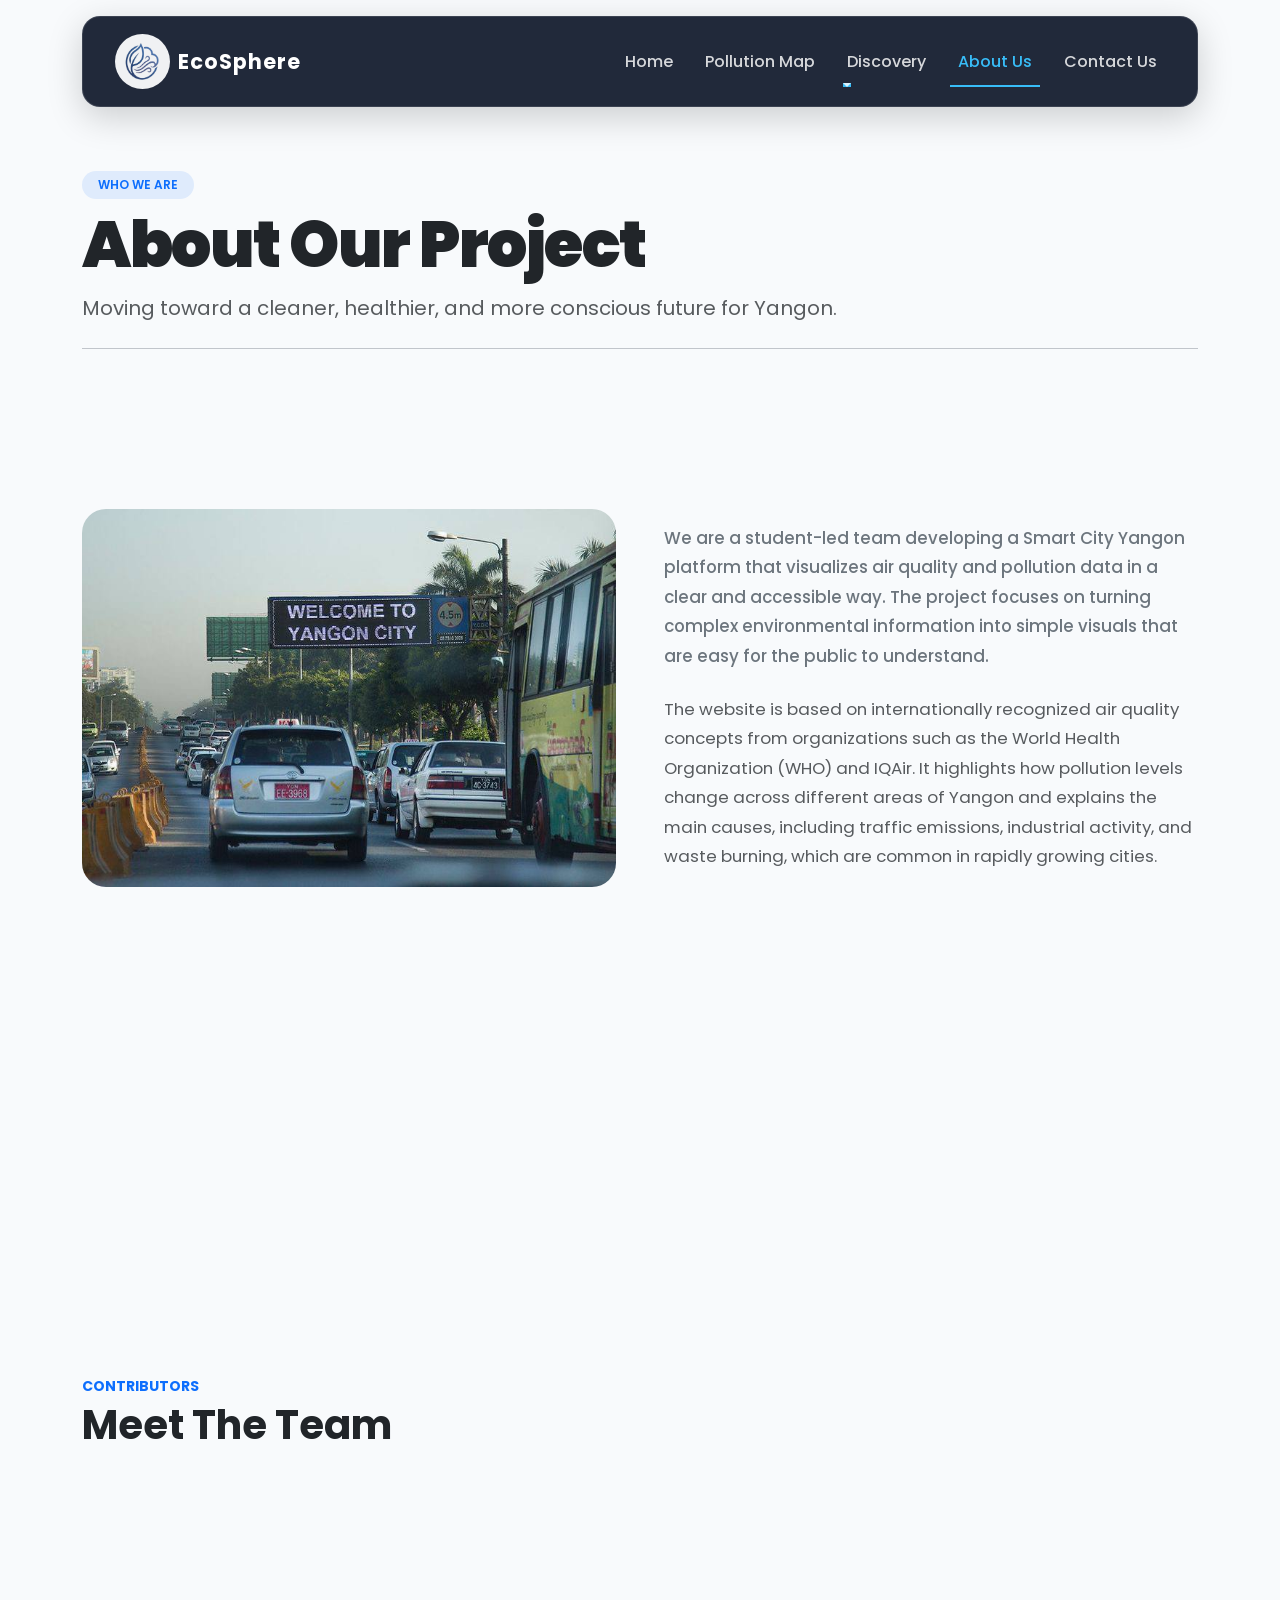
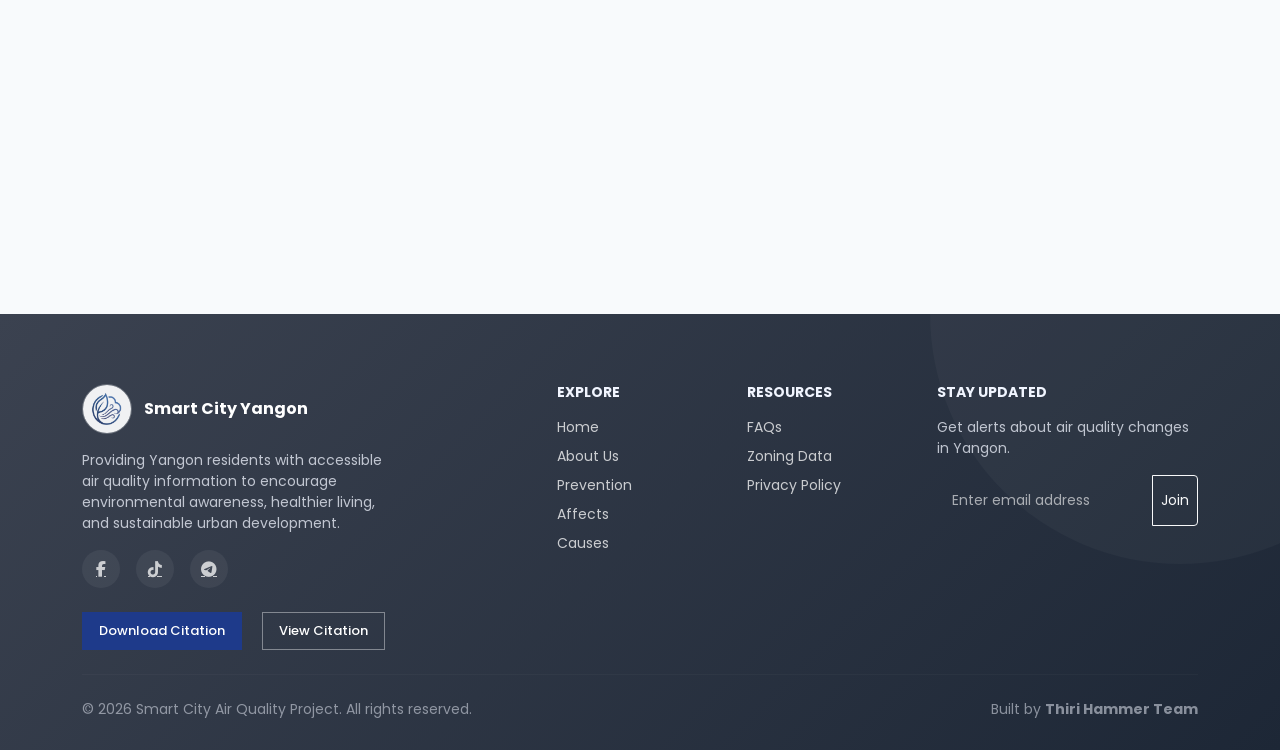
<file: about.html>
<!doctype html>
<html lang="en">
<head>
    <meta charset="utf-8">
    <meta name="viewport" content="width=device-width, initial-scale=1">
    <title>Smart City Yangon - About Us</title>
    <link href="https://cdn.jsdelivr.net/npm/bootstrap@5.3.3/dist/css/bootstrap.min.css" rel="stylesheet">
    <link href="https://fonts.googleapis.com/css2?family=Poppins:wght@300;400;500;600;700;800&display=swap" rel="stylesheet">
    <link rel="stylesheet" href="https://cdnjs.cloudflare.com/ajax/libs/font-awesome/6.5.1/css/all.min.css">
    <link rel="stylesheet" href="https://cdn.jsdelivr.net/npm/bootstrap-icons@1.11.0/font/bootstrap-icons.css">
    <link rel="stylesheet" href="style.css">
    <link rel="shortcut icon" href="media/logo.jpg" type="image/x-icon">
    
    <style>
        body { font-family: 'Poppins', sans-serif; background-color: #f8fafc; color: #1e293b; overflow-x: hidden; }
        
        /* --- PURE CSS CORE ANIMATIONS --- */
        @keyframes fadeInUp {
            from { opacity: 0; transform: translateY(30px); }
            to { opacity: 1; transform: translateY(0); }
        }
        @keyframes spin { 
            100% { transform: rotate(360deg); } 
        }
        @keyframes pulseGlow {
            0% { box-shadow: 0 0 0 0 rgba(13, 110, 253, 0.4); }
            70% { box-shadow: 0 0 0 15px rgba(13, 110, 253, 0); }
            100% { box-shadow: 0 0 0 0 rgba(13, 110, 253, 0); }
        }

        /* --- APPLICATION OF ENHANCED ANIMATIONS --- */
        .animate-fade-in {
            animation: fadeInUp 0.8s cubic-bezier(0.16, 1, 0.3, 1) both;
        }
        .delay-1 { animation-delay: 0.15s; }
        .delay-2 { animation-delay: 0.3s; }
        .delay-3 { animation-delay: 0.45s; }

        /* --- PREMIUM IMAGE CONTAINER --- */
        .img-container-premium {
            position: relative;
            border-radius: 24px;
            overflow: hidden;
        }

        /* --- PREMIUM VISION & MISSION INTERACTIVE CARDS --- */
        .aesthetic-card {
            background: #ffffff;
            border-radius: 20px !important;
            padding: 2.5rem 2rem !important;
            box-shadow: 0 10px 40px rgba(15, 23, 42, 0.02) !important;
            border: 1px solid #f1f5f9 !important;
            transition: all 0.4s cubic-bezier(0.16, 1, 0.3, 1);
            position: relative;
        }
        .aesthetic-card:hover {
            transform: translateY(-6px);
            box-shadow: 0 20px 40px rgba(15, 23, 42, 0.08) !important;
        }
        .vision-card { border-left: 6px solid #0d6efd !important; }
        .mission-card { border-left: 6px solid #198754 !important; }
        
        .vision-card::before, .mission-card::before {
            content: '';
            position: absolute;
            top: 0; left: 0; width: 0; height: 100%;
            transition: all 0.4s ease;
            z-index: 0;
            opacity: 0.02;
        }
        .vision-card::before { background: #0d6efd; }
        .mission-card::before { background: #198754; }
        .aesthetic-card:hover::before { width: 100%; }
        .aesthetic-card * { position: relative; z-index: 1; }

        /* --- PREMIUM INDIVIDUAL TEAM CHIPS --- */
        .team-grid {
            display: grid;
            grid-template-columns: repeat(auto-fit, minmax(240px, 1fr));
            gap: 2rem;
            padding: 1.5rem 0;
        }
        .team-card {
            background: #ffffff;
            border: 1px solid #f1f5f9;
            border-radius: 24px;
            padding: 2.5rem 1.5rem;
            text-align: center;
            box-shadow: 0 12px 30px rgba(15, 23, 42, 0.01);
            transition: all 0.4s cubic-bezier(0.16, 1, 0.3, 1);
        }
        .team-card:hover {
            transform: translateY(-10px);
            border-color: #0d6efd;
            box-shadow: 0 20px 35px rgba(13, 110, 253, 0.08);
        }
        .team-img-wrapper {
            position: relative;
            width: 130px;
            height: 130px;
            margin: 0 auto 1.5rem;
        }
        .team-img-wrapper img {
            width: 100%;
            height: 100%;
            border-radius: 50%;
            object-fit: cover;
            border: 5px solid #ffffff;
            box-shadow: 0 8px 20px rgba(15, 23, 42, 0.1);
            transition: all 0.4s ease;
        }
        .team-card:hover .team-img-wrapper img {
            transform: scale(0.95);
        }
        .team-img-wrapper::after {
            content: '';
            position: absolute;
            top: -6px; left: -6px; right: -6px; bottom: -6px;
            border-radius: 50%;
            border: 2px dashed transparent;
            transition: all 0.3s ease;
        }
        .team-card:hover .team-img-wrapper::after {
            border-color: #0d6efd;
            animation: spin 10s linear infinite, pulseGlow 2s infinite;
        }
        
        .team-card h3 { 
            font-size: 1.25rem; 
            font-weight: 700; 
            color: #0f172a; 
            margin-bottom: 0.5rem; 
        }
        .team-role {
            font-size: 0.75rem;
            font-weight: 600;
            letter-spacing: 0.5px;
            text-transform: uppercase;
            color: #0d6efd;
            background: rgba(13, 110, 253, 0.06);
            padding: 0.35rem 1rem;
            border-radius: 50px;
            display: inline-block;
        }
        .small-text { font-size: 1.05rem; line-height: 1.75; color: #475569; }
    </style>
</head>
<body>

<div class="container mt-3 nav-wrapper">
    <nav class="navbar navbar-expand-lg custom-nav">
        <div class="container-fluid">
            <a class="navbar-brand d-flex align-items-center gap-2" href="index.html">
                <img src="media/logo.jpg" class="rounded-logo" alt="Logo">
                <span class="brand-name">EcoSphere</span>
            </a>

            <button class="navbar-toggler border-0 shadow-none"
                    type="button"
                    data-bs-toggle="offcanvas"
                    data-bs-target="#mobileMenu">
                <span class="navbar-toggler-icon"></span>
            </button>

            <div class="collapse navbar-collapse" id="desktopMenu">
                <ul class="navbar-nav ms-auto align-items-center gap-3">
                    <li class="nav-item"><a class="nav-link" href="index.html">Home</a></li>
                    <li class="nav-item"><a class="nav-link" href="map.html">Pollution Map</a></li>
                    <li class="nav-item dropdown">
                        <a class="nav-link dropdown-toggle" href="#" role="button" data-bs-toggle="dropdown">Discovery</a>
                        <ul class="dropdown-menu">
                            <li><a class="dropdown-item" href="causes.html">Causes</a></li>
                            <li><a class="dropdown-item" href="prevention.html">Prevention</a></li>
                            <li><a class="dropdown-item" href="affects.html">Affects</a></li>
                        </ul>
                    </li>
                    <li class="nav-item"><a class="nav-link active" href="about.html">About Us</a></li>
                    <li class="nav-item"><a class="nav-link" href="contact.html">Contact Us</a></li>
                </ul>
            </div>
        </div>
    </nav>
</div>

<div class="offcanvas offcanvas-end" data-bs-scroll="true" tabindex="-1" id="mobileMenu" aria-labelledby="mobileMenuLabel">
    <div class="offcanvas-header">
        <div class="d-flex align-items-center gap-2">
            <img src="media/logo.jpg" class="rounded-logo" style="width:42px;height:42px;" alt="Logo">
            <h5 class="offcanvas-title text-white mb-0" id="mobileMenuLabel">EcoSphere</h5>
        </div>
        <button type="button" class="btn-close btn-close-white shadow-none" data-bs-dismiss="offcanvas" aria-label="Close"></button>
    </div>
    <div class="offcanvas-body">
        <ul class="navbar-nav gap-2">
            <li class="nav-item"><a class="nav-link" href="index.html">Home</a></li>
            <li class="nav-item"><a class="nav-link" href="map.html">Pollution Map</a></li>
            <li class="nav-item dropdown">
                <a class="nav-link dropdown-toggle" href="#" role="button" data-bs-toggle="dropdown" data-bs-display="static" aria-expanded="false">Discovery</a>
                <ul class="dropdown-menu border-0 bg-transparent">
                    <li><a class="dropdown-item text-white-50" href="causes.html">Causes</a></li>
                    <li><a class="dropdown-item text-white-50" href="prevention.html">Prevention</a></li>
                    <li><a class="dropdown-item text-white-50" href="affects.html">Affects</a></li>
                </ul>
            </li>
            <li class="nav-item"><a class="nav-link" href="about.html">About Us</a></li>
            <li class="nav-item"><a class="nav-link" href="contact.html">Contact Us</a></li>
        </ul>
    </div>
</div>
 
<section class="container mt-5 pt-3 animate-fade-in">
    <div class="title-group text-start">
        <span class="badge bg-primary bg-opacity-10 text-primary px-3 py-2 rounded-pill mb-2 text-uppercase fw-semibold tracking-wider" style="font-size: 0.75rem;">
            Who We Are
        </span>
        <h1 class="display-3 fw-extrabold text-dark mb-2" style="letter-spacing: -1.5px;">About Our Project</h1>
        <p class="fs-5 text-muted mb-0" style="max-width: 800px; line-height: 1.6;">
            Moving toward a cleaner, healthier, and more conscious future for Yangon.
        </p>
    </div>
    <hr class="mt-4 mb-5 opacity-10">
</section>
 
<section class="container my-4 py-2 animate-fade-in delay-1">
    <div class="row align-items-center gx-lg-5">
        <div class="col-md-6 mb-4 mb-md-0">
            <div class="img-container-premium">
                <img src="media/wlcm to yangon.jpg" class="img-fluid rounded-4 shadow-lg w-100" style="max-height: 400px; object-fit: cover;" alt="Smart City Graphics">
            </div>
        </div>
       
        <div class="col-md-6">
            <p class="small-text mb-4 fw-medium text-secondary">
                We are a student-led team developing a Smart City Yangon platform that visualizes air quality and pollution data in a clear and accessible way. The project focuses on turning complex environmental information into simple visuals that are easy for the public to understand.
            </p>
            <p class="small-text text-muted mb-0">
                The website is based on internationally recognized air quality concepts from organizations such as the World Health Organization (WHO) and IQAir. It highlights how pollution levels change across different areas of Yangon and explains the main causes, including traffic emissions, industrial activity, and waste burning, which are common in rapidly growing cities.
            </p>
        </div>
    </div>
</section>
 
<section class="container my-5 pt-4 animate-fade-in delay-2">
    <div class="row justify-content-center g-4">
        <div class="col-md-6">
            <div class="aesthetic-card vision-card h-100">
                <div class="d-flex align-items-center mb-3">
                    <div class="bg-primary bg-opacity-10 p-3 rounded-3 me-3">
                        <i class="fa-solid fa-eye fa-xl text-primary"></i>
                    </div>
                    <h3 class="fw-bold mb-0 text-dark" style="font-size: 1.4rem;">Our Vision</h3>
                </div>
                <p class="text-secondary mb-0" style="font-size: 0.95rem; line-height: 1.7;">To raise awareness about air pollution by making environmental data simple, visual, and accessible so people can better understand the quality of the air they breathe.</p>
            </div>
        </div>
 
        <div class="col-md-6">
            <div class="aesthetic-card mission-card h-100">
                <div class="d-flex align-items-center mb-3">
                    <div class="bg-success bg-opacity-10 p-3 rounded-3 me-3">
                        <i class="fa-solid fa-bullseye fa-xl text-success"></i>
                    </div>
                    <h3 class="fw-bold mb-0 text-dark" style="font-size: 1.4rem;">Our Mission</h3>
                </div>
                <p class="text-secondary mb-0" style="font-size: 0.95rem; line-height: 1.7;">To develop a smart city system that presents air quality information using real-world data principles. The system aims to help users understand pollution levels, identify key sources, and recognize how urban activity affects air quality in Yangon.</p>
            </div>
        </div>
    </div>
</section>
 
<section class="container my-5 py-4 animate-fade-in delay-3" id="team">
  <div class="text-start mb-4">
    <span class="text-uppercase text-primary fw-bold small tracking-wider d-block mb-1">Contributors</span>
    <h2 class="fw-bold display-6 text-dark">Meet The Team</h2>
  </div>

  <div class="team-grid">
    <div class="team-card">
      <div class="team-img-wrapper">
        <img src="media/win.jpg" alt="Win Lae May">
      </div>
      <h3>Win Lae May</h3>
      <span class="team-role">Team Member</span>
    </div>

    <div class="team-card">
      <div class="team-img-wrapper">
        <img src="media/nang.jpg" alt="Nang Eaindrey Linn">
      </div>
      <h3>Nang Eaindrey Linn</h3>
      <span class="team-role">Team Member</span>
    </div>

    <div class="team-card">
      <div class="team-img-wrapper">
        <img src="media/hammer.jpg" alt="Thiri Haymann">
      </div>
      <h3>Thiri Haymann</h3>
      <span class="team-role">Team Member</span>
    </div>

    <div class="team-card">
      <div class="team-img-wrapper">
        <img src="media/htet.jpg" alt="Htet Shin Thant Aung">
      </div>
      <h3>Htet Shin Thant Aung</h3>
      <span class="team-role">Team Member</span>
    </div>
  </div>
</section>
 
<footer id="footer" class="custom-footer mt-5">
    <div class="container">
        <div class="row gy-4">
            <div class="col-lg-4 col-md-12 text-center text-lg-start">
                <a class="navbar-brand d-block mb-3" href="index.html">
                    <img src="media/logo.jpg" class="rounded-logo border border-light border-opacity-25" style="width: 50px; height: 50px;" alt="Logo">
                    <span class="ms-2 fw-bold text-white">Smart City Yangon</span>
                </a>
                <p class="small opacity-75 pe-lg-5">
                    Providing Yangon residents with accessible air quality information to encourage environmental awareness, healthier living, and sustainable urban development.
                </p>
                <div class="footer-socials d-flex gap-3 justify-content-center justify-content-lg-start mt-3">
                  <a href="https://www.facebook.com/share/181xZYCWML/?mibextid=wwXIfr" class="text-white opacity-75">
<i class="fa-brands fa-facebook-f"></i>
</a>

<a href="https://www.tiktok.com/@greenwaveprojectpbl?_r=1&_t=ZS-96brNTNGCgf" class="text-white opacity-75">
<i class="fa-brands fa-tiktok"></i>
</a>

<a href="https://web.telegram.org/k/" class="text-white opacity-75">
<i class="fa-brands fa-telegram"></i>
</a>
                </div>
            </div>

            <div class="col-6 col-lg-2 offset-lg-1">
                <h6 class="fw-bold mb-3 text-uppercase small">Explore</h6>
                <ul class="list-unstyled small opacity-75">
                    <li class="mb-2"><a href="index.html" class="text-decoration-none text-white">Home</a></li>
                    <li class="mb-2"><a href="about.html" class="text-decoration-none text-white">About Us</a></li>
                    <li class="mb-2"><a href="prevention.html" class="text-decoration-none text-white">Prevention</a></li>
                    <li class="mb-2"><a href="affects.html" class="text-decoration-none text-white">Affects</a></li>
                    <li class="mb-2"><a href="causes.html" class="text-decoration-none text-white">Causes</a></li>
                </ul>
            </div>

            <div class="col-6 col-lg-2">
                <h6 class="fw-bold mb-3 text-uppercase small">Resources</h6>
                <ul class="list-unstyled small opacity-75">
                    <li class="mb-2"><a href="faqs.html" class="text-decoration-none text-white">FAQs</a></li>
                    <li class="mb-2"><a href="map.html" class="text-decoration-none text-white">Zoning Data</a></li>
                    <li class="mb-2"><a href="privacy.html" class="text-decoration-none text-white">Privacy Policy</a></li>
                </ul>
            </div>

            <div class="col-lg-3 col-md-12">
                <h6 class="fw-bold mb-3 text-uppercase small">Stay Updated</h6>
                <p class="small opacity-75">Get alerts about air quality changes in Yangon.</p>
                
                <form action="contact.html" method="GET">
                    <div class="input-group mb-3">
                        <input type="email" 
                               name="userEmail" 
                               class="form-control form-control-sm bg-transparent border-light border-opacity-25 text-white" 
                               placeholder="Enter email address" 
                               required>
                        <button class="btn btn-outline-light btn-sm" type="submit">Join</button>
                    </div>
                </form>
            </div>
        </div>

        <div class="citation-container my-4">
            <a href="media/Document 1.docx" download class="btn-citation download-btn me-2">
                Download Citation
            </a>
            <a href="https://edusn-my.sharepoint.com/:w:/g/personal/thirihaymann_edusnschool_co_uk/IQCx-lve096ISLrrx7c4MkwNATe3js4er93nj6ka3yqateQ?e=VedTvq" target="_blank" class="btn-citation view-btn">
                View Citation
            </a>
        </div>

        <hr class="my-4 border-light border-opacity-10">

        <div class="row align-items-center">
            <div class="col-md-6 text-center text-md-start">
                <p class="small mb-0 opacity-50">© 2026 Smart City Air Quality Project. All rights reserved.</p>
            </div>
            <div class="col-md-6 text-center text-md-end">
                <p class="small mb-0 opacity-50">Built by <span class="fw-bold">Thiri Hammer Team</span></p>
            </div>
        </div>
    </div>
</footer>

<script src="https://cdn.jsdelivr.net/npm/bootstrap@5.3.3/dist/js/bootstrap.bundle.min.js"></script>
 
</body>
</html>
</file>
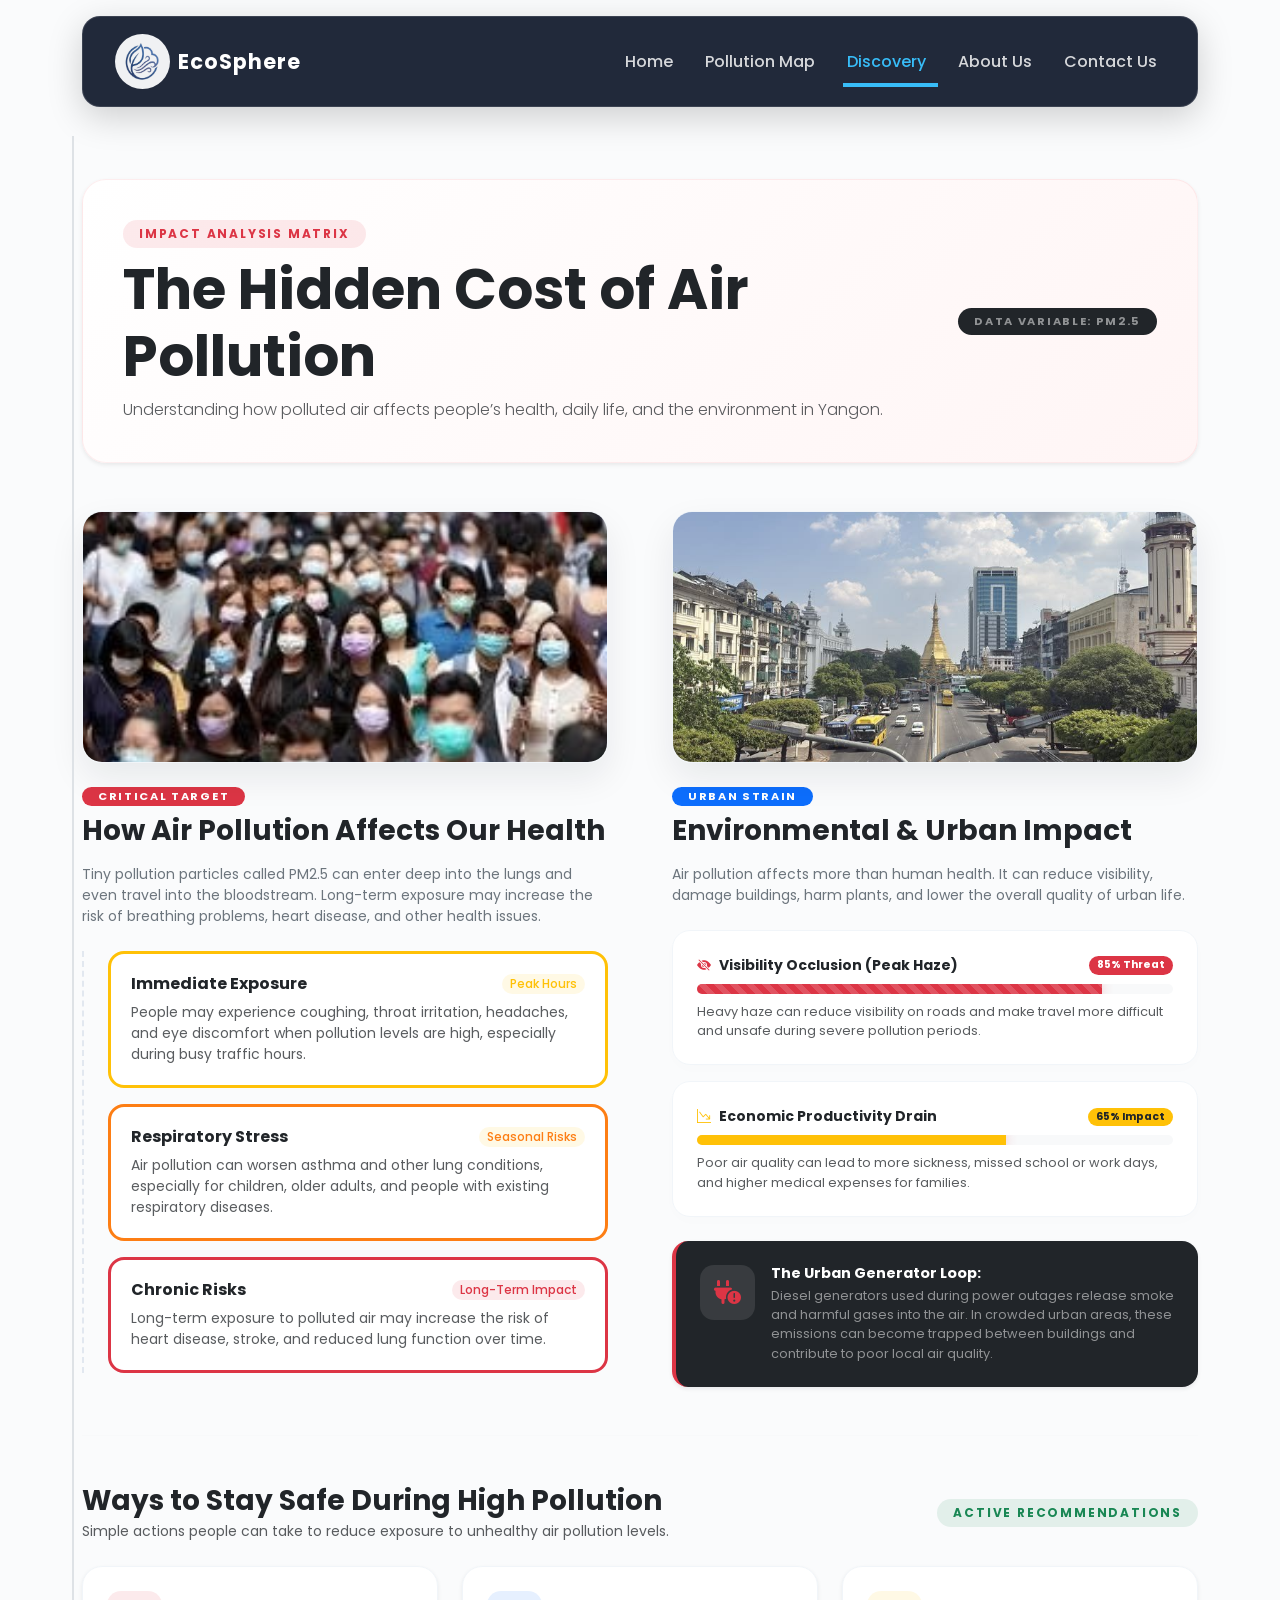
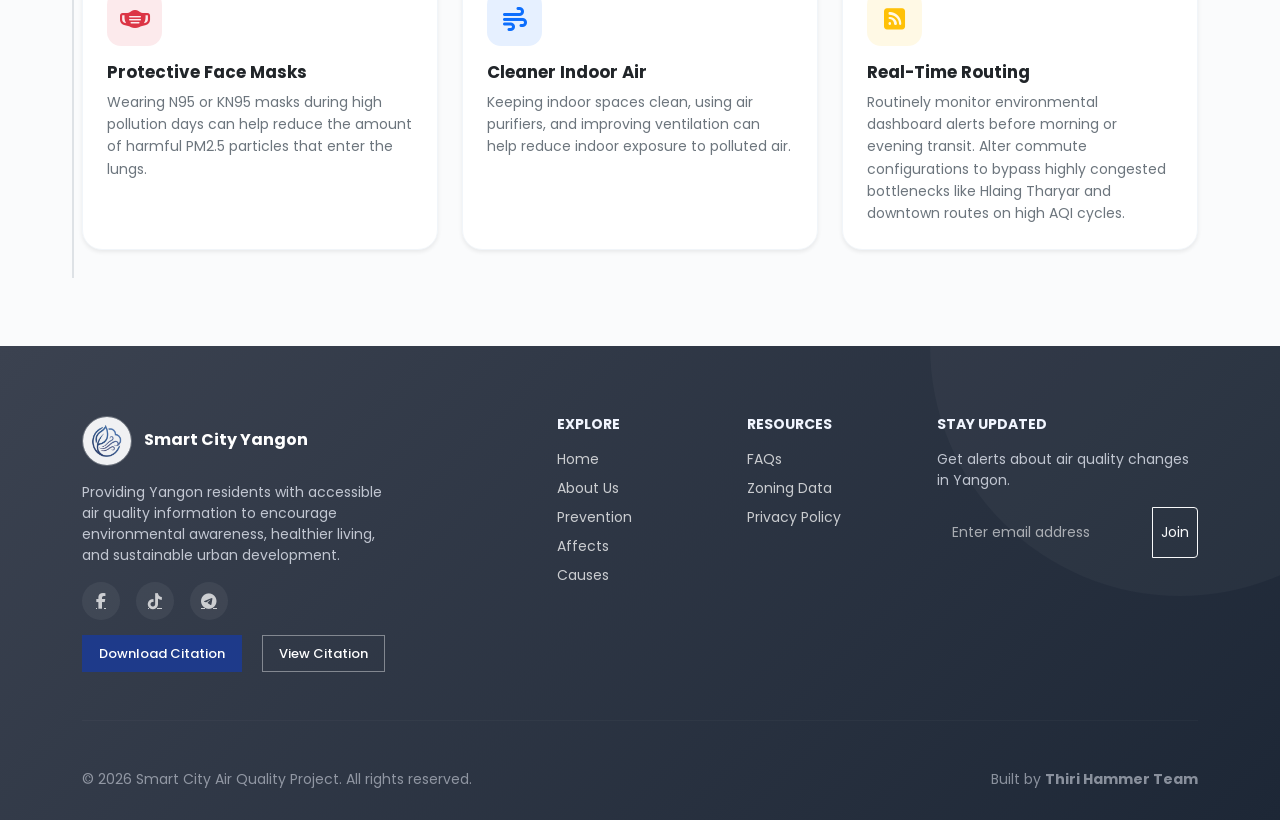
<file: affects.html>
<!doctype html>
<html lang="en">
<head>
    <meta charset="utf-8">
    <meta name="viewport" content="width=device-width, initial-scale=1">
    <title>Smart City Yangon - Affects</title>
    <link href="https://cdn.jsdelivr.net/npm/bootstrap@5.3.3/dist/css/bootstrap.min.css" rel="stylesheet">
    <link href="https://fonts.googleapis.com/css2?family=Poppins:wght@300;400;500;600;700;800&display=swap" rel="stylesheet">
    <link rel="stylesheet" href="https://cdnjs.cloudflare.com/ajax/libs/font-awesome/6.5.1/css/all.min.css">
    <link rel="stylesheet" href="https://cdn.jsdelivr.net/npm/bootstrap-icons@1.11.0/font/bootstrap-icons.css">
    <link rel="stylesheet" href="style.css">
    <link rel="shortcut icon" href="media/logo.jpg" type="image/x-icon">

    <style>
        /* --- PREMIUM IMPERIAL RED & DARK METALLIC THEME --- */
        :root {
            --accent-crimson: #dc3545;
            --deep-slate: #0f172a;
            --subtle-gray: #f8fafc;
            --border-glow: #f1f5f9;
        }

        body {
            background-color: #fafbfc;
            font-family: 'Poppins', sans-serif;
            color: var(--deep-slate);
        }

        /* --- MODERNIZED MAIN MATRIX HEADER --- */
        .matrix-header {
            background: linear-gradient(135deg, #ffffff 0%, #fff5f5 100%);
            border-radius: 24px;
            padding: 2.5rem;
            border: 1px solid rgba(220, 53, 69, 0.08);
        }

        /* --- DASHBOARD MEDIA CONTAINERS --- */
        .dashboard-img-wrap {
            overflow: hidden;
            border-radius: 20px;
            box-shadow: 0 15px 35px rgba(15, 23, 42, 0.08);
            border: 1px solid var(--border-glow);
            position: relative;
        }

        .dashboard-img-wrap img {
            transition: transform 0.6s cubic-bezier(0.165, 0.84, 0.44, 1);
        }

        .dashboard-img-wrap:hover img {
            transform: scale(1.06);
        }

        /* --- CLINICAL TIMELINE DESIGN --- */
        .biological-timeline {
            border-left: 2px dashed #e2e8f0;
            padding-left: 1.5rem;
        }

        .timeline-card {
            background: #ffffff;
            border-radius: 16px;
            padding: 1.25rem;
            border: 1px solid var(--border-glow);
            transition: all 0.3s ease;
        }

        .timeline-card:hover {
            border-left: 4px solid var(--accent-crimson) !important;
            transform: translateX(5px);
            box-shadow: 0 5px 20px rgba(0,0,0,0.03);
        }

        /* --- RE-STYLED PROGRESS BARS --- */
        .premium-progress-card {
            background: #ffffff;
            border-radius: 18px;
            padding: 1.5rem;
            border: 1px solid var(--border-glow);
            box-shadow: 0 4px 15px rgba(0,0,0,0.01);
        }

        .progress-bar-glow {
            box-shadow: 0 0 12px rgba(220, 53, 69, 0.3);
        }

        /* --- SAFETY ACTION CHIPS --- */
        .safety-card {
            background: #ffffff;
            border-radius: 20px;
            border: 1px solid var(--border-glow);
            transition: all 0.4s cubic-bezier(0.165, 0.84, 0.44, 1);
        }

        .safety-card:hover {
            transform: translateY(-8px);
            box-shadow: 0 20px 40px rgba(15, 23, 42, 0.06);
        }

        .icon-box-glow {
            width: 55px;
            height: 55px;
            border-radius: 14px;
            display: flex;
            align-items: center;
            justify-content: center;
            font-size: 1.5rem;
        }
    </style>
</head>
<body>

<div class="container mt-3 nav-wrapper">
    <nav class="navbar navbar-expand-lg custom-nav">
        <div class="container-fluid">
            <a class="navbar-brand d-flex align-items-center gap-2" href="index.html">
                <img src="media/logo.jpg" class="rounded-logo" alt="Logo">
                <span class="brand-name">EcoSphere</span>
            </a>

            <button class="navbar-toggler border-0 shadow-none"
                    type="button"
                    data-bs-toggle="offcanvas"
                    data-bs-target="#mobileMenu">
                <span class="navbar-toggler-icon"></span>
            </button>

            <div class="collapse navbar-collapse" id="desktopMenu">
                <ul class="navbar-nav ms-auto align-items-center gap-3">
                    <li class="nav-item"><a class="nav-link" href="index.html">Home</a></li>
                    <li class="nav-item"><a class="nav-link" href="map.html">Pollution Map</a></li>
                    <li class="nav-item dropdown">
                        <a class="nav-link dropdown-toggle active" href="#" role="button" data-bs-toggle="dropdown">Discovery</a>
                        <ul class="dropdown-menu">
                            <li><a class="dropdown-item" href="causes.html">Causes</a></li>
                            <li><a class="dropdown-item" href="prevention.html">Prevention</a></li>
                            <li><a class="dropdown-item" href="affects.html">Affects</a></li>
                        </ul>
                    </li>
                    <li class="nav-item"><a class="nav-link" href="about.html">About Us</a></li>
                    <li class="nav-item"><a class="nav-link" href="contact.html">Contact Us</a></li>
                </ul>
            </div>
        </div>
    </nav>
</div>

<div class="offcanvas offcanvas-end" data-bs-scroll="true" tabindex="-1" id="mobileMenu" aria-labelledby="mobileMenuLabel">
    <div class="offcanvas-header">
        <div class="d-flex align-items-center gap-2">
            <img src="media/logo.jpg" class="rounded-logo" style="width:42px;height:42px;" alt="Logo">
            <h5 class="offcanvas-title text-white mb-0" id="mobileMenuLabel">EcoSphere</h5>
        </div>
        <button type="button" class="btn-close btn-close-white shadow-none" data-bs-dismiss="offcanvas" aria-label="Close"></button>
    </div>
    <div class="offcanvas-body">
        <ul class="navbar-nav gap-2">
            <li class="nav-item"><a class="nav-link" href="index.html">Home</a></li>
            <li class="nav-item"><a class="nav-link" href="map.html">Pollution Map</a></li>
            <li class="nav-item dropdown">
                <a class="nav-link dropdown-toggle" href="#" role="button" data-bs-toggle="dropdown">Discovery</a>
                <ul class="dropdown-menu border-0 bg-transparent">
                    <li><a class="dropdown-item text-white-50" href="causes.html">Causes</a></li>
                    <li><a class="dropdown-item text-white-50" href="prevention.html">Prevention</a></li>
                    <li><a class="dropdown-item text-white-50" href="affects.html">Affects</a></li>
                </ul>
            </li>
            <li class="nav-item"><a class="nav-link" href="about.html">About Us</a></li>
            <li class="nav-item"><a class="nav-link" href="contact.html">Contact Us</a></li>
        </ul>
    </div>
</div>

<section class="container pt-5 mt-4 pb-5 fade-in-up">

    <div class="matrix-header shadow-sm mb-5">
        <div class="row align-items-center g-3">
            <div class="col-md-9">
                <span class="badge bg-danger bg-opacity-10 text-danger text-uppercase fw-bold tracking-widest px-3 py-2 rounded-pill mb-2" style="font-size: 0.75rem;">Impact Analysis Matrix</span>
                <h1 class="fw-bold text-dark display-4 mb-2">The Hidden Cost of Air Pollution</h1>
                <p class="text-muted lead mb-0 fs-6">Understanding how polluted air affects people’s health, daily life, and the environment in Yangon.</p>
            </div>
            <div class="col-md-3 text-start text-md-end">
                <span class="badge bg-dark rounded-pill px-3 py-2 text-uppercase small tracking-widest fw-bold text-white-50">Data Variable: PM2.5</span>
            </div>
        </div>
    </div>

    <div class="row g-5">
        
        <div class="col-lg-6">
            <div class="pe-xl-2">
                <div class="dashboard-img-wrap mb-4">
                    <img src="media/yangon-health.jpg" alt="Health Monitoring in Yangon" class="img-fluid w-100 object-fit-cover" style="height: 250px;">
                </div>

                <div class="d-flex align-items-center gap-2 mb-2">
                    <span class="badge bg-danger rounded-pill px-3 py-1.5 text-uppercase fw-bold tracking-widest" style="font-size: 0.7rem;">Critical Target</span>
                </div>
                <h3 class="fw-bold text-dark mb-3">How Air Pollution Affects Our Health</h3>
                <p class="text-secondary small mb-4">Tiny pollution particles called PM2.5 can enter deep into the lungs and even travel into the bloodstream. Long-term exposure may increase the risk of breathing problems, heart disease, and other health issues.</p>

                <div class="biological-timeline">
                    
                    <div class="timeline-card mb-3 border-start border-3 border-warning">
                        <div class="d-flex align-items-center justify-content-between mb-2">
                            <h6 class="fw-bold text-dark mb-0">Immediate Exposure</h6>
                            <span class="badge bg-warning bg-opacity-10 text-warning rounded-pill px-2 py-1 small fw-medium">Peak Hours</span>
                        </div>
                        <p class="text-muted small mb-0">People may experience coughing, throat irritation, headaches, and eye discomfort when pollution levels are high, especially during busy traffic hours.</p>
                    </div>

                    <div class="timeline-card mb-3 border-start border-3 border-orange" style="border-color: #fd7e14 !important;">
                        <div class="d-flex align-items-center justify-content-between mb-2">
                            <h6 class="fw-bold text-dark mb-0">Respiratory Stress</h6>
                            <span class="badge bg-warning bg-opacity-10 text-orange rounded-pill px-2 py-1 small fw-medium" style="color: #fd7e14;">Seasonal Risks</span>
                        </div>
                        <p class="text-muted small mb-0">Air pollution can worsen asthma and other lung conditions, especially for children, older adults, and people with existing respiratory diseases.</p>
                    </div>

                    <div class="timeline-card border-start border-3 border-danger">
                        <div class="d-flex align-items-center justify-content-between mb-2">
                            <h6 class="fw-bold text-dark mb-0">Chronic Risks</h6>
                            <span class="badge bg-danger bg-opacity-10 text-danger rounded-pill px-2 py-1 small fw-medium">Long-Term Impact</span>
                        </div>
                        <p class="text-muted small mb-0">Long-term exposure to polluted air may increase the risk of heart disease, stroke, and reduced lung function over time.</p>
                    </div>

                </div>
            </div>
        </div>

        <div class="col-lg-6">
            <div class="ps-xl-2">
                <div class="dashboard-img-wrap mb-4">
                    <img src="media/yangon-visibility.jpg" alt="Hazy Yangon Street" class="img-fluid w-100 object-fit-cover" style="height: 250px;">
                </div>

                <div class="d-flex align-items-center gap-2 mb-2">
                    <span class="badge bg-primary rounded-pill px-3 py-1.5 text-uppercase fw-bold tracking-widest" style="font-size: 0.7rem;">Urban Strain</span>
                </div>
                <h3 class="fw-bold text-dark mb-3">Environmental & Urban Impact</h3>
                <p class="text-secondary small mb-4">Air pollution affects more than human health. It can reduce visibility, damage buildings, harm plants, and lower the overall quality of urban life.</p>

                <div class="premium-progress-card mb-3">
                    <div class="d-flex justify-content-between align-items-center small mb-2">
                        <span class="fw-bold text-dark"><i class="bi bi-eye-slash-fill me-2 text-danger"></i>Visibility Occlusion (Peak Haze)</span>
                        <span class="badge bg-danger rounded-pill px-2 py-1">85% Threat</span>
                    </div>
                    <div class="progress rounded-pill bg-light" style="height: 10px;">
                        <div class="progress-bar progress-bar-striped progress-bar-animated bg-danger progress-bar-glow" role="progressbar" style="width: 85%;"></div>
                    </div>
                    <p class="text-muted mt-2 mb-0" style="font-size: 0.8rem;">Heavy haze can reduce visibility on roads and make travel more difficult and unsafe during severe pollution periods.</p>
                </div>

                <div class="premium-progress-card mb-4">
                    <div class="d-flex justify-content-between align-items-center small mb-2">
                        <span class="fw-bold text-dark"><i class="bi bi-graph-down-arrow me-2 text-warning"></i>Economic Productivity Drain</span>
                        <span class="badge bg-warning text-dark rounded-pill px-2 py-1">65% Impact</span>
                    </div>
                    <div class="progress rounded-pill bg-light" style="height: 10px;">
                        <div class="progress-bar bg-warning progress-bar-glow" role="progressbar" style="width: 65%;"></div>
                    </div>
                    <p class="text-muted mt-2 mb-0" style="font-size: 0.8rem;">Poor air quality can lead to more sickness, missed school or work days, and higher medical expenses for families.</p>
                </div>

                <div class="p-4 bg-dark text-white rounded-4 d-flex gap-3 align-items-start border-start border-4 border-danger shadow-sm">
                    <div class="icon-box-glow bg-white bg-opacity-10 text-danger flex-shrink-0"><i class="fa-solid fa-plug-circle-exclamation"></i></div>
                    <div>
                        <h6 class="fw-bold text-white mb-1" style="font-size: 0.9rem;">The Urban Generator Loop:</h6>
                        <p class="text-white-50 m-0" style="font-size: 0.8rem; line-height: 1.5;">
                            Diesel generators used during power outages release smoke and harmful gases into the air. In crowded urban areas, these emissions can become trapped between buildings and contribute to poor local air quality.
                        </p>
                    </div>
                </div>
            </div>
        </div>

    </div>

    <div class="mt-5 pt-5 border-top border-light">
        <div class="row align-items-center mb-4">
            <div class="col-md-8">
                <h3 class="fw-bold text-dark mb-1">Ways to Stay Safe During High Pollution</h3>
                <p class="text-muted small m-0">Simple actions people can take to reduce exposure to unhealthy air pollution levels.</p>
            </div>
            <div class="col-md-4 text-start text-md-end mt-2 mt-md-0">
                <span class="badge bg-success bg-opacity-10 text-success rounded-pill px-3 py-2 fw-bold text-uppercase tracking-widest" style="font-size: 0.75rem;">Active Recommendations</span>
            </div>
        </div>

        <div class="row g-4">
            <div class="col-md-4">
                <div class="safety-card p-4 h-100 shadow-sm">
                    <div class="icon-box-glow bg-danger bg-opacity-10 text-danger mb-3"><i class="fa-solid fa-mask-face"></i></div>
                    <h5 class="fw-bold text-dark mb-2" style="font-size: 1.05rem;">Protective Face Masks</h5>
                    <p class="text-secondary small mb-0" style="line-height: 1.6;">Wearing N95 or KN95 masks during high pollution days can help reduce the amount of harmful PM2.5 particles that enter the lungs.</p>
                </div>
            </div>

            <div class="col-md-4">
                <div class="safety-card p-4 h-100 shadow-sm">
                    <div class="icon-box-glow bg-primary bg-opacity-10 text-primary mb-3"><i class="fa-solid fa-wind"></i></div>
                    <h5 class="fw-bold text-dark mb-2" style="font-size: 1.05rem;">Cleaner Indoor Air</h5>
                    <p class="text-secondary small mb-0" style="line-height: 1.6;">Keeping indoor spaces clean, using air purifiers, and improving ventilation can help reduce indoor exposure to polluted air.</p>
                </div>
            </div>

            <div class="col-md-4">
                <div class="safety-card p-4 h-100 shadow-sm">
                    <div class="icon-box-glow bg-warning bg-opacity-10 text-warning mb-3"><i class="fa-solid fa-square-rss"></i></div>
                    <h5 class="fw-bold text-dark mb-2" style="font-size: 1.05rem;">Real-Time Routing</h5>
                    <p class="text-secondary small mb-0" style="line-height: 1.6;">Routinely monitor environmental dashboard alerts before morning or evening transit. Alter commute configurations to bypass highly congested bottlenecks like Hlaing Tharyar and downtown routes on high AQI cycles.</p>
                </div>
            </div>
        </div>
    </div>

</section>

<footer id="footer" class="custom-footer mt-5">
    <div class="container">
        <div class="row gy-4">
            <div class="col-lg-4 col-md-12 text-center text-lg-start">
                <a class="navbar-brand d-block mb-3" href="index.html">
                    <img src="media/logo.jpg" class="rounded-logo border border-light border-opacity-25" style="width: 50px; height: 50px;">
                    <span class="ms-2 fw-bold text-white">Smart City Yangon</span>
                </a>
                <p class="small opacity-75 pe-lg-5">
                    Providing Yangon residents with accessible air quality information to encourage environmental awareness, healthier living, and sustainable urban development.
                </p>
                <div class="footer-socials d-flex gap-3 justify-content-center justify-content-lg-start mt-3">
          <a href="https://www.facebook.com/share/181xZYCWML/?mibextid=wwXIfr" class="text-white opacity-75">
<i class="fa-brands fa-facebook-f"></i>
</a>

<a href="https://www.tiktok.com/@greenwaveprojectpbl?_r=1&_t=ZS-96brNTNGCgf" class="text-white opacity-75">
<i class="fa-brands fa-tiktok"></i>
</a>

<a href="https://web.telegram.org/k/" class="text-white opacity-75">
<i class="fa-brands fa-telegram"></i>
</a>
                </div>
            </div>

            <div class="col-6 col-lg-2 offset-lg-1">
                <h6 class="fw-bold mb-3 text-uppercase small">Explore</h6>
                <ul class="list-unstyled small opacity-75">
                    <li class="mb-2"><a href="index.html" class="text-decoration-none text-white">Home</a></li>
                    <li class="mb-2"><a href="about.html" class="text-decoration-none text-white">About Us</a></li>
                    <li class="mb-2"><a href="prevention.html" class="text-decoration-none text-white">Prevention</a></li>
                    <li class="mb-2"><a href="affects.html" class="text-decoration-none text-white">Affects</a></li>
                    <li class="mb-2"><a href="causes.html" class="text-decoration-none text-white">Causes</a></li>
                </ul>
            </div>

            <div class="col-6 col-lg-2">
                <h6 class="fw-bold mb-3 text-uppercase small">Resources</h6>
                <ul class="list-unstyled small opacity-75">
                    <li class="mb-2"><a href="faqs.html" class="text-decoration-none text-white">FAQs</a></li>
                    <li class="mb-2"><a href="map.html" class="text-decoration-none text-white">Zoning Data</a></li>
                    <li class="mb-2"><a href="privacy.html" class="text-decoration-none text-white">Privacy Policy</a></li>
                </ul>
            </div>

            <div class="col-lg-3 col-md-12">
                <h6 class="fw-bold mb-3 text-uppercase small">Stay Updated</h6>
                <p class="small opacity-75">Get alerts about air quality changes in Yangon.</p>
                <form action="contact.html" method="GET">
                    <div class="input-group mb-3">
                        <input type="email" name="userEmail" class="form-control form-control-sm bg-transparent border-light border-opacity-25 text-white" placeholder="Enter email address" required>
                        <button class="btn btn-outline-light btn-sm" type="submit">Join</button>
                    </div>
                </form>
            </div>
        </div>

        <div class="citation-container">
            <a href="media/Document 1.docx" download class="btn-citation download-btn me-2">Download Citation</a>
            <a href="https://edusn-my.sharepoint.com/:w:/g/personal/thirihaymann_edusnschool_co_uk/IQCx-lve096ISLrrx7c4MkwNATe3js4er93nj6ka3yqateQ?e=VedTvq" target="_blank" class="btn-citation view-btn">View Citation</a>
        </div>

        <hr class="my-5 border-light border-opacity-10">

        <div class="row align-items-center">
            <div class="col-md-6 text-center text-md-start">
                <p class="small mb-0 opacity-50">© 2026 Smart City Air Quality Project. All rights reserved.</p>
            </div>
            <div class="col-md-6 text-center text-md-end">
                <p class="small mb-0 opacity-50">Built by <span class="fw-bold">Thiri Hammer Team</span></p>
            </div>
        </div>
    </div>
</footer>

<script src="https://cdn.jsdelivr.net/npm/bootstrap@5.3.3/dist/js/bootstrap.bundle.min.js"></script>
</body>
</html>
</file>
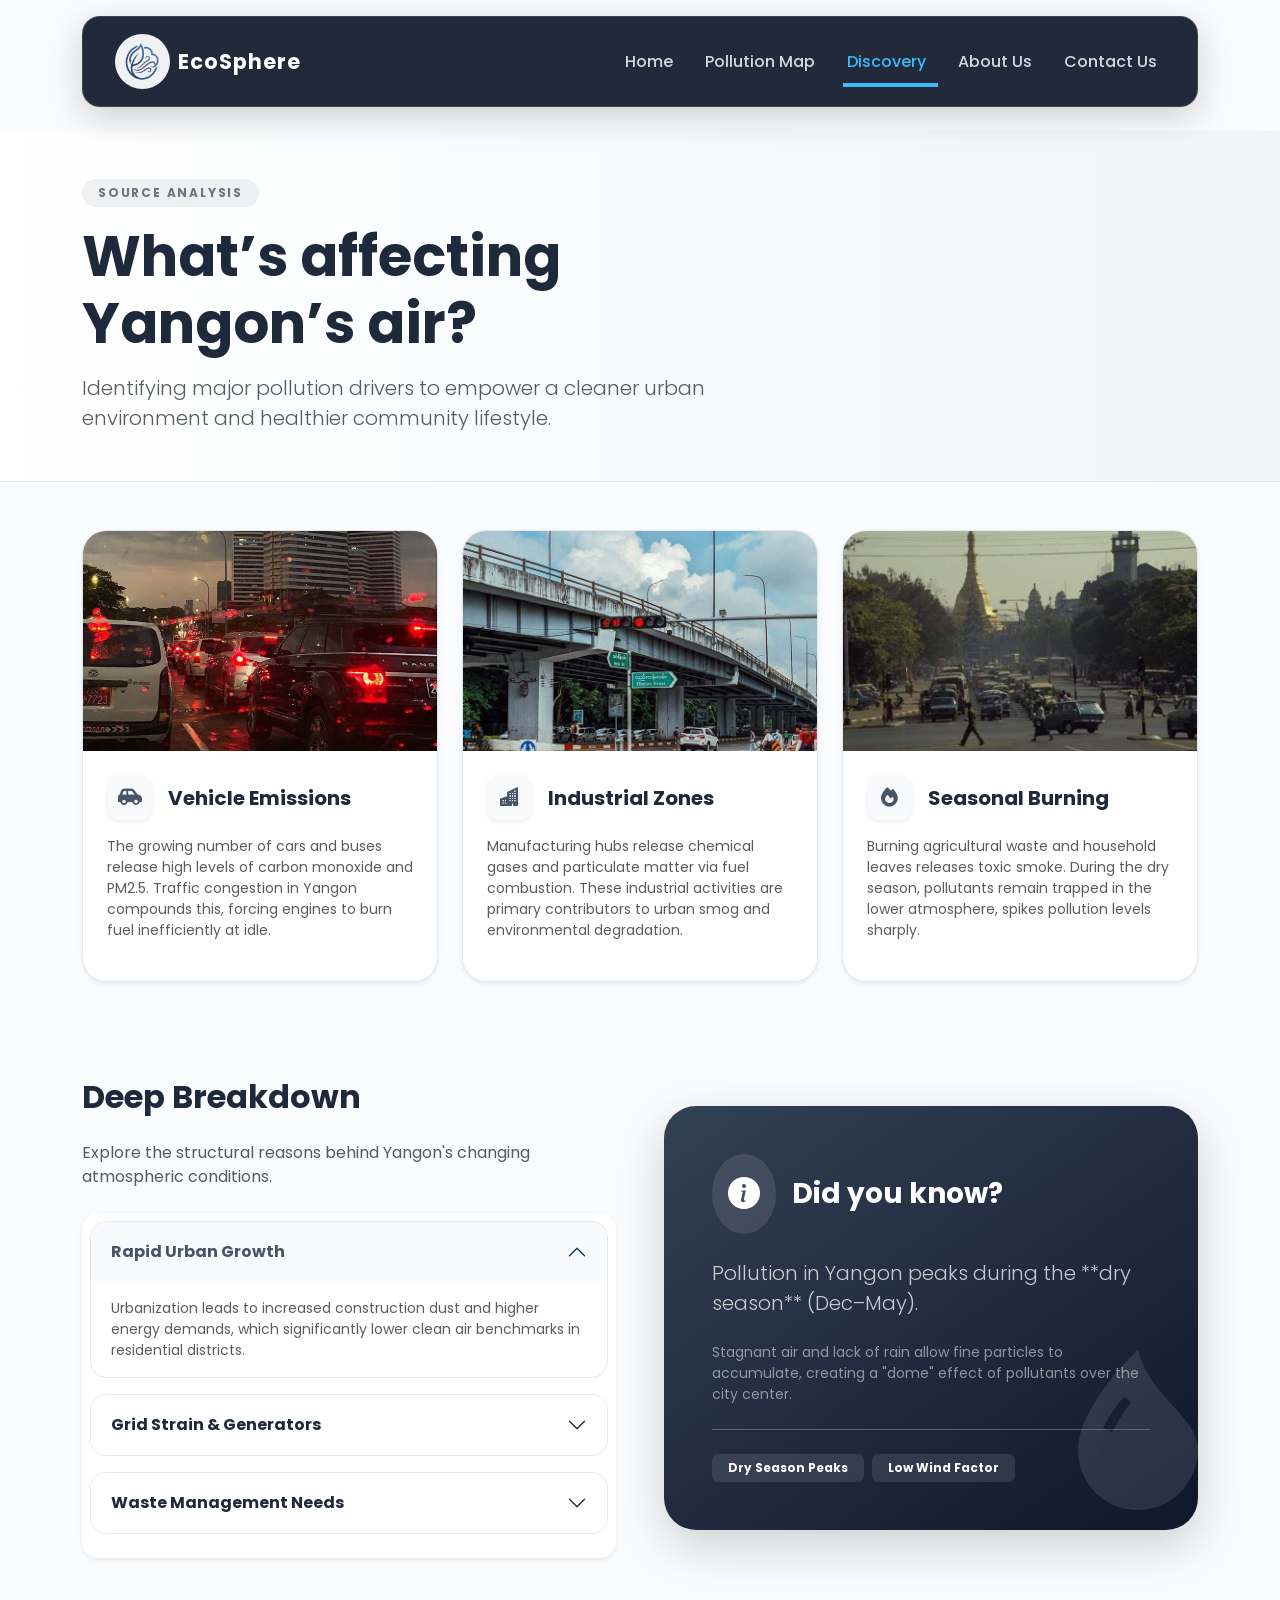
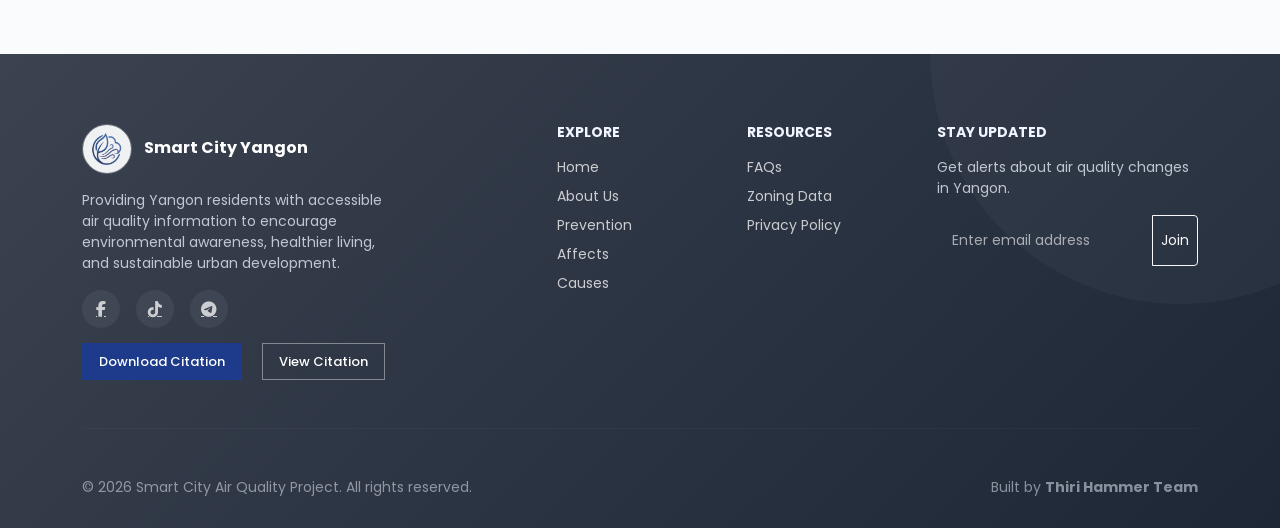
<file: causes.html>
<!doctype html>
<html lang="en">
<head>
    <meta charset="utf-8">
    <meta name="viewport" content="width=device-width, initial-scale=1">
    <title>Smart City Yangon - Causes</title>
    <link href="https://cdn.jsdelivr.net/npm/bootstrap@5.3.3/dist/css/bootstrap.min.css" rel="stylesheet">
    <link href="https://fonts.googleapis.com/css2?family=Poppins:wght@300;400;500;600;700;800&display=swap" rel="stylesheet">
    <link rel="stylesheet" href="https://cdnjs.cloudflare.com/ajax/libs/font-awesome/6.5.1/css/all.min.css">
    <link rel="stylesheet" href="https://cdn.jsdelivr.net/npm/bootstrap-icons@1.11.0/font/bootstrap-icons.css">
    <link rel="stylesheet" href="style.css">
    <link rel="shortcut icon" href="media/logo.jpg" type="image/x-icon">

    <style>
        /* --- PREMIUM BLUE-GREY THEME VARIABLES --- */
        :root {
            --primary-blue-grey: #475569;
            --dark-slate: #1e293b;
            --accent-blue: #334155;
            --soft-bg: #f8fafc;
            --border-color: #e2e8f0;
        }

        body {
            background-color: #fafbfc;
            font-family: 'Poppins', sans-serif;
            color: var(--dark-slate);
        }

        /* --- HEADER STYLING --- */
        .page-header {
            border-bottom: 1px solid var(--border-color);
            background: linear-gradient(to right, #ffffff, #f1f5f9);
        }

        /* --- IMAGE CARD UPGRADES --- */
        .inspo-card {
            background: #ffffff;
            border-radius: 1.5rem !important;
            overflow: hidden;
            transition: all 0.4s cubic-bezier(0.165, 0.84, 0.44, 1);
            border: 1px solid var(--border-color) !important;
            position: relative;
        }

        .inspo-card:hover {
            transform: translateY(-10px);
            box-shadow: 0 20px 40px rgba(15, 23, 42, 0.08) !important;
            border-color: var(--primary-blue-grey) !important;
        }

        .inspo-card .card-img-top {
            height: 220px;
            object-fit: cover;
            transition: transform 0.6s ease;
        }

        .inspo-card:hover .card-img-top {
            transform: scale(1.08);
        }

        .icon-circle {
            width: 45px;
            height: 45px;
            background: var(--soft-bg);
            color: var(--primary-blue-grey);
            border-radius: 12px;
            display: flex;
            align-items: center;
            justify-content: center;
            font-size: 1.2rem;
            transition: 0.3s;
        }

        .inspo-card:hover .icon-circle {
            background: var(--primary-blue-grey);
            color: #ffffff;
        }

        /* --- MODERN ACCORDION STYLING --- */
        .accordion-item {
            background: #fff;
            border: 1px solid var(--border-color) !important;
            border-radius: 1rem !important;
            margin-bottom: 1rem;
            overflow: hidden;
        }

        .accordion-button {
            padding: 1.25rem;
            font-weight: 600;
            color: var(--dark-slate);
            box-shadow: none !important;
            background-color: #ffffff;
        }

        .accordion-button:not(.collapsed) {
            background-color: var(--soft-bg);
            color: var(--primary-blue-grey);
        }

        /* --- DID YOU KNOW BOX --- */
        .info-fact-box {
            background: linear-gradient(145deg, #334155, #0f172a);
            color: #ffffff;
            border-radius: 2rem;
            padding: 3rem;
            position: relative;
            overflow: hidden;
        }

        .info-fact-box::before {
            content: '\F30B';
            font-family: 'bootstrap-icons';
            position: absolute;
            right: -20px;
            bottom: -20px;
            font-size: 10rem;
            opacity: 0.1;
        }

        .pulse-icon {
            animation: pulse 2s infinite;
        }

        @keyframes pulse {
            0% { transform: scale(1); opacity: 1; }
            50% { transform: scale(1.1); opacity: 0.7; }
            100% { transform: scale(1); opacity: 1; }
        }
    </style>
</head>
<body>

<div class="container mt-3 nav-wrapper fade-">
    <nav class="navbar navbar-expand-lg custom-nav">
        <div class="container-fluid">
            <a class="navbar-brand d-flex align-items-center gap-2" href="index.html">
                <img src="media/logo.jpg" class="rounded-logo" alt="Logo">
                <span class="brand-name">EcoSphere</span>
            </a>

            <button class="navbar-toggler border-0 shadow-none"
                    type="button"
                    data-bs-toggle="offcanvas"
                    data-bs-target="#mobileMenu">
                <span class="navbar-toggler-icon"></span>
            </button>

            <div class="collapse navbar-collapse" id="desktopMenu">
                <ul class="navbar-nav ms-auto align-items-center gap-3">
                    <li class="nav-item"><a class="nav-link" href="index.html">Home</a></li>
                    <li class="nav-item"><a class="nav-link" href="map.html">Pollution Map</a></li>
                    <li class="nav-item dropdown">
                        <a class="nav-link dropdown-toggle active" href="#" role="button" data-bs-toggle="dropdown">Discovery</a>
                        <ul class="dropdown-menu">
                            <li><a class="dropdown-item" href="causes.html">Causes</a></li>
                            <li><a class="dropdown-item" href="prevention.html">Prevention</a></li>
                            <li><a class="dropdown-item" href="affects.html">Affects</a></li>
                        </ul>
                    </li>
                    <li class="nav-item"><a class="nav-link" href="about.html">About Us</a></li>
                    <li class="nav-item"><a class="nav-link" href="contact.html">Contact Us</a></li>
                </ul>
            </div>
        </div>
    </nav>
</div>

<div class="offcanvas offcanvas-end" data-bs-scroll="true" tabindex="-1" id="mobileMenu" aria-labelledby="mobileMenuLabel">
    <div class="offcanvas-header border-bottom">
        <div class="d-flex align-items-center gap-2">
            <img src="media/logo.jpg" class="rounded-logo" style="width:42px;height:42px;" alt="Logo">
            <h5 class="offcanvas-title text-dark mb-0" id="mobileMenuLabel">EcoSphere</h5>
        </div>
        <button type="button" class="btn-close shadow-none" data-bs-dismiss="offcanvas" aria-label="Close"></button>
    </div>
    <div class="offcanvas-body">
        <ul class="navbar-nav gap-2">
            <li class="nav-item"><a class="nav-link" href="index.html">Home</a></li>
            <li class="nav-item"><a class="nav-link" href="map.html">Pollution Map</a></li>
            <li class="nav-item dropdown">
                <a class="nav-link dropdown-toggle" href="#" role="button" data-bs-toggle="dropdown">Discovery</a>
                <ul class="dropdown-menu border-0 bg-transparent ps-3">
                    <li><a class="dropdown-item" href="causes.html">Causes</a></li>
                    <li><a class="dropdown-item" href="prevention.html">Prevention</a></li>
                    <li><a class="dropdown-item" href="affects.html">Affects</a></li>
                </ul>
            </li>
            <li class="nav-item"><a class="nav-link" href="about.html">About Us</a></li>
            <li class="nav-item"><a class="nav-link" href="contact.html">Contact Us</a></li>
        </ul>
    </div>
</div>

<header class="page-header py-5 mt-4 fade-in-up">
    <div class="container">
        <div class="row">
            <div class="col-lg-7">
                <span class="badge bg-secondary bg-opacity-10 text-secondary mb-3 px-3 py-2 rounded-pill fw-bold text-uppercase tracking-widest" style="font-size: 0.75rem;">Source Analysis</span>
                <h1 class="fw-bold display-4 mb-3" style="color: var(--dark-slate);">What’s affecting Yangon’s air?</h1>
                <p class="text-muted lead mb-0">Identifying major pollution drivers to empower a cleaner urban environment and healthier community lifestyle.</p>
            </div>
        </div>
    </div>
</header>

<section class="container py-5 fade-in-up">
    <div class="row g-4">
        <div class="col-md-6 col-lg-4">
            <div class="inspo-card h-100 shadow-sm border-0">
                <img src="media/photo_2026-05-14_01-42-00.jpg" class="card-img-top" alt="Traffic">
                <div class="p-4">
                    <div class="d-flex align-items-center mb-3">
                        <div class="icon-circle me-3 shadow-sm"><i class="fa-solid fa-car-side"></i></div>
                        <h5 class="fw-bold mb-0">Vehicle Emissions</h5>
                    </div>
                    <p class="small text-muted">The growing number of cars and buses release high levels of carbon monoxide and PM2.5. Traffic congestion in Yangon compounds this, forcing engines to burn fuel inefficiently at idle.</p>
                </div>
            </div>
        </div>
        <div class="col-md-6 col-lg-4">
            <div class="inspo-card h-100 shadow-sm border-0">
                <img src="media/Hledan Street.jpg" class="card-img-top" alt="Industry">
                <div class="p-4">
                    <div class="d-flex align-items-center mb-3">
                        <div class="icon-circle me-3 shadow-sm"><i class="bi bi-buildings-fill"></i></div>
                        <h5 class="fw-bold mb-0">Industrial Zones</h5>
                    </div>
                    <p class="small text-muted">Manufacturing hubs release chemical gases and particulate matter via fuel combustion. These industrial activities are primary contributors to urban smog and environmental degradation.</p>
                </div>
            </div>
        </div>
        <div class="col-md-6 col-lg-4">
            <div class="inspo-card h-100 shadow-sm border-0">
                <img src="media/photo_2026-05-14_01-45-28.jpg" class="card-img-top" alt="Burning">
                <div class="p-4">
                    <div class="d-flex align-items-center mb-3">
                        <div class="icon-circle me-3 shadow-sm"><i class="fa-solid fa-fire"></i></div>
                        <h5 class="fw-bold mb-0">Seasonal Burning</h5>
                    </div>
                    <p class="small text-muted">Burning agricultural waste and household leaves releases toxic smoke. During the dry season, pollutants remain trapped in the lower atmosphere, spikes pollution levels sharply.</p>
                </div>
            </div>
        </div>
    </div>
</section>

<section class="container py-5 mb-5">
    <div class="row g-5 align-items-center">
        <div class="col-lg-6">
            <h2 class="fw-bold mb-4">Deep Breakdown</h2>
            <p class="text-muted mb-4">Explore the structural reasons behind Yangon's changing atmospheric conditions.</p>
            
            <div class="accordion accordion-flush shadow-sm p-2 bg-white rounded-4" id="causesBreakdown">
                <div class="accordion-item">
                    <h2 class="accordion-header">
                        <button class="accordion-button rounded-3 fw-bold" type="button" data-bs-toggle="collapse" data-bs-target="#cause1">
                            Rapid Urban Growth
                        </button>
                    </h2>
                    <div id="cause1" class="accordion-collapse collapse show" data-bs-parent="#causesBreakdown">
                        <div class="accordion-body text-muted small">
                            Urbanization leads to increased construction dust and higher energy demands, which significantly lower clean air benchmarks in residential districts.
                        </div>
                    </div>
                </div>

                <div class="accordion-item">
                    <h2 class="accordion-header">
                        <button class="accordion-button collapsed rounded-3 fw-bold" type="button" data-bs-toggle="collapse" data-bs-target="#cause2">
                            Grid Strain & Generators
                        </button>
                    </h2>
                    <div id="cause2" class="accordion-collapse collapse" data-bs-parent="#causesBreakdown">
                        <div class="accordion-body text-muted small">
                            Diesel generators, used during grid outages, emit concentrated sulfur dioxide and nitrogen oxides directly into the street-level breathing zones.
                        </div>
                    </div>
                </div>

                <div class="accordion-item">
                    <h2 class="accordion-header">
                        <button class="accordion-button collapsed rounded-3 fw-bold" type="button" data-bs-toggle="collapse" data-bs-target="#cause3">
                            Waste Management Needs
                        </button>
                    </h2>
                    <div id="cause3" class="accordion-collapse collapse" data-bs-parent="#causesBreakdown">
                        <div class="accordion-body text-muted small">
                            Insufficient waste collection leads to community burning, which is the primary source of hazardous smoke in many local townships.
                        </div>
                    </div>
                </div>
            </div>
        </div>

        <div class="col-lg-6">
            <div class="info-fact-box shadow-lg">
                <div class="d-flex align-items-center mb-4">
                    <div class="bg-white bg-opacity-10 p-3 rounded-circle me-3 pulse-icon">
                        <i class="bi bi-info-circle-fill fs-2"></i>
                    </div>
                    <h3 class="fw-bold mb-0">Did you know?</h3>
                </div>
                <p class="lead mb-4 opacity-75">Pollution in Yangon peaks during the **dry season** (Dec–May).</p>
                <p class="small opacity-50">Stagnant air and lack of rain allow fine particles to accumulate, creating a "dome" effect of pollutants over the city center.</p>
                <hr class="my-4 border-light opacity-10">
                <div class="d-flex gap-2">
                    <span class="badge bg-white bg-opacity-10 py-2 px-3">Dry Season Peaks</span>
                    <span class="badge bg-white bg-opacity-10 py-2 px-3">Low Wind Factor</span>
                </div>
            </div>
        </div>
    </div>
</section>

<footer id="footer" class="custom-footer mt-5">
    <div class="container">
        <div class="row gy-4">
            <div class="col-lg-4 col-md-12 text-center text-lg-start">
                <a class="navbar-brand d-block mb-3" href="index.html">
                    <img src="media/logo.jpg" class="rounded-logo border border-light border-opacity-25" style="width: 50px; height: 50px;">
                    <span class="ms-2 fw-bold text-white">Smart City Yangon</span>
                </a>
                <p class="small opacity-75 pe-lg-5">
                    Providing Yangon residents with accessible air quality information to encourage environmental awareness, healthier living, and sustainable urban development.
                </p>
                <div class="footer-socials d-flex gap-3 justify-content-center justify-content-lg-start mt-3">
                 <a href="https://www.facebook.com/share/181xZYCWML/?mibextid=wwXIfr" class="text-white opacity-75">
<i class="fa-brands fa-facebook-f"></i>
</a>

<a href="https://www.tiktok.com/@greenwaveprojectpbl?_r=1&_t=ZS-96brNTNGCgf" class="text-white opacity-75">
<i class="fa-brands fa-tiktok"></i>
</a>

<a href="https://web.telegram.org/k/" class="text-white opacity-75">
<i class="fa-brands fa-telegram"></i>
</a>
                </div>
            </div>

            <div class="col-6 col-lg-2 offset-lg-1">
                <h6 class="fw-bold mb-3 text-uppercase small">Explore</h6>
                <ul class="list-unstyled small opacity-75">
                    <li class="mb-2"><a href="index.html" class="text-decoration-none text-white">Home</a></li>
                    <li class="mb-2"><a href="about.html" class="text-decoration-none text-white">About Us</a></li>
                    <li class="mb-2"><a href="prevention.html" class="text-decoration-none text-white">Prevention</a></li>
                    <li class="mb-2"><a href="affects.html" class="text-decoration-none text-white">Affects</a></li>
                    <li class="mb-2"><a href="causes.html" class="text-decoration-none text-white">Causes</a></li>
                </ul>
            </div>

            <div class="col-6 col-lg-2">
                <h6 class="fw-bold mb-3 text-uppercase small">Resources</h6>
                <ul class="list-unstyled small opacity-75">
                    <li class="mb-2"><a href="faqs.html" class="text-decoration-none text-white">FAQs</a></li>
                    <li class="mb-2"><a href="map.html" class="text-decoration-none text-white">Zoning Data</a></li>
                    <li class="mb-2"><a href="privacy.html" class="text-decoration-none text-white">Privacy Policy</a></li>
                </ul>
            </div>

            <div class="col-lg-3 col-md-12">
                <h6 class="fw-bold mb-3 text-uppercase small">Stay Updated</h6>
                <p class="small opacity-75">Get alerts about air quality changes in Yangon.</p>
                <form action="contact.html" method="GET">
                    <div class="input-group mb-3">
                        <input type="email" name="userEmail" class="form-control form-control-sm bg-transparent border-light border-opacity-25 text-white" placeholder="Enter email address" required>
                        <button class="btn btn-outline-light btn-sm" type="submit">Join</button>
                    </div>
                </form>
            </div>
        </div>

        <div class="citation-container">
            <a href="media/Document 1.docx" download class="btn-citation download-btn me-2">Download Citation</a>
            <a href="https://edusn-my.sharepoint.com/:w:/g/personal/thirihaymann_edusnschool_co_uk/IQCx-lve096ISLrrx7c4MkwNATe3js4er93nj6ka3yqateQ?e=VedTvq" target="_blank" class="btn-citation view-btn">View Citation</a>
        </div>

        <hr class="my-5 border-light border-opacity-10">

        <div class="row align-items-center">
            <div class="col-md-6 text-center text-md-start">
                <p class="small mb-0 opacity-50">© 2026 Smart City Air Quality Project. All rights reserved.</p>
            </div>
            <div class="col-md-6 text-center text-md-end">
                <p class="small mb-0 opacity-50">Built by <span class="fw-bold">Thiri Hammer Team</span></p>
            </div>
        </div>
    </div>
</footer>

<script src="https://cdn.jsdelivr.net/npm/bootstrap@5.3.3/dist/js/bootstrap.bundle.min.js"></script>
</body>
</html>
</file>
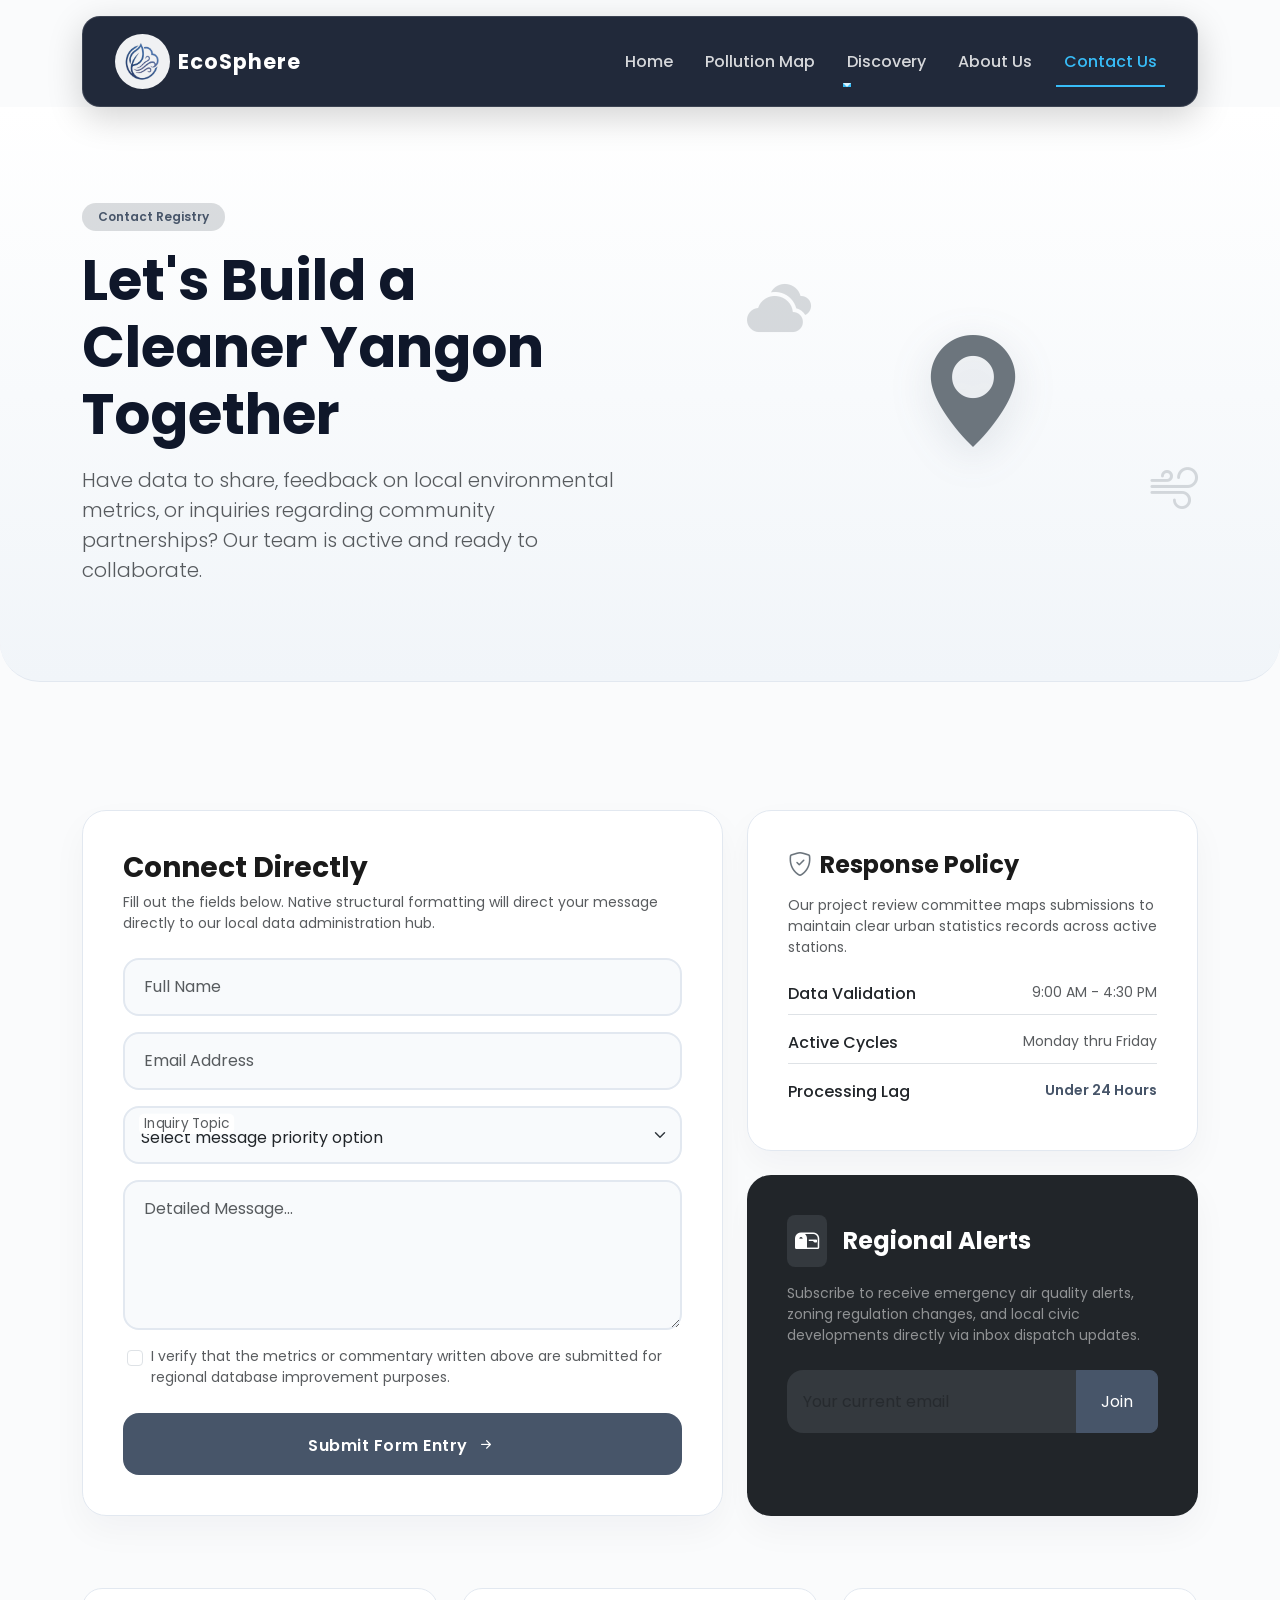
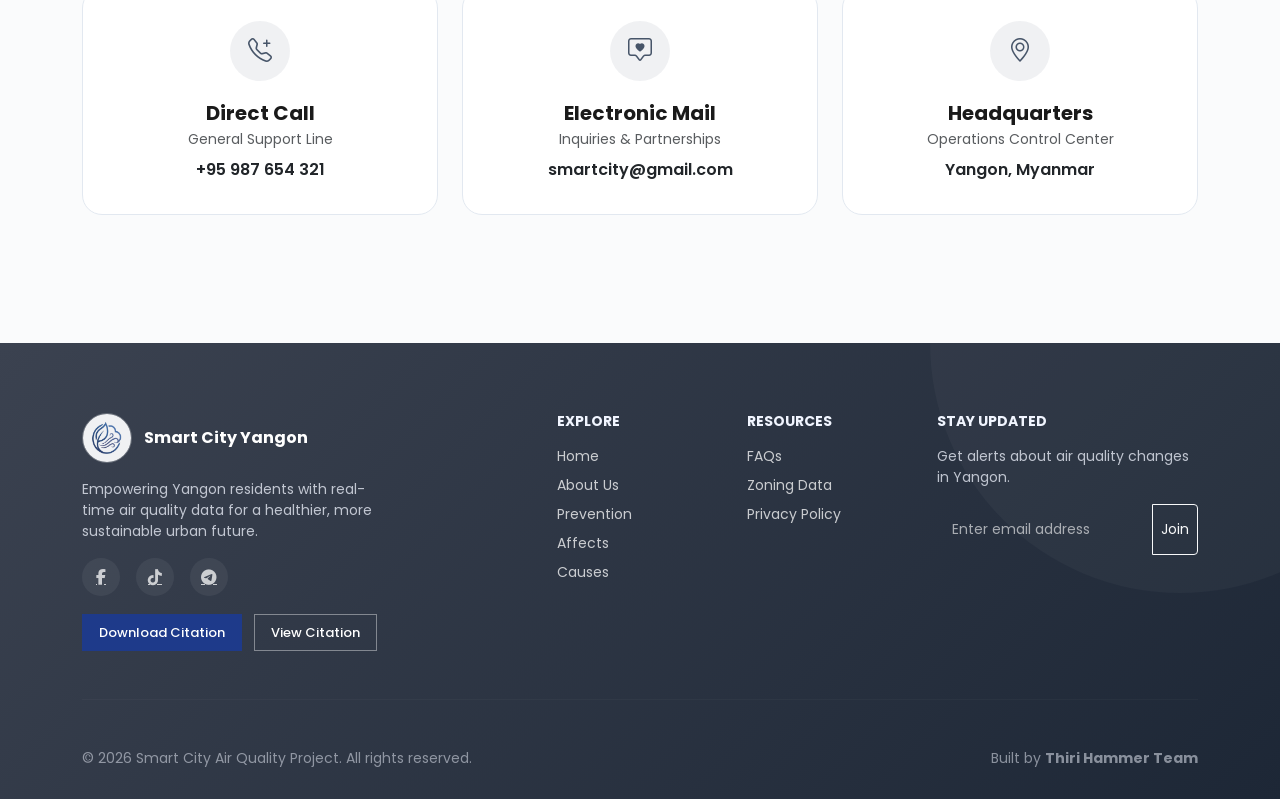
<file: contact.html>
<!DOCTYPE html>
<html lang="en">
<head>
    <meta charset="utf-8">
    <meta name="viewport" content="width=device-width, initial-scale=1">

    <title>Smart City Yangon</title>
    <link href="https://cdn.jsdelivr.net/npm/bootstrap@5.3.3/dist/css/bootstrap.min.css" rel="stylesheet">
    <link href="https://fonts.googleapis.com/css2?family=Poppins:wght@300;400;500;600;700;800&display=swap" rel="stylesheet">
    <link rel="stylesheet" href="https://cdnjs.cloudflare.com/ajax/libs/font-awesome/6.5.1/css/all.min.css">
    <link rel="stylesheet" href="https://cdn.jsdelivr.net/npm/bootstrap-icons@1.11.0/font/bootstrap-icons.css">
    <link rel="stylesheet" href="style.css">
    <link rel="shortcut icon" href="media/logo.jpg" type="image/x-icon">

    <style>
        /* --- CORE DESIGN & TRANSITIONS (NO JS) --- */
        :root {
            --primary-blue-grey: #475569;
            --dark-blue-grey: #334155;
            --dark-blue: #0f172a;
            --soft-bg: #f8fafc;
            --border-color: #e2e8f0;
        }

        body {
            background-color: #fafbfc;
            font-family: 'Poppins', sans-serif;
        }

        @keyframes slideInUp {
            from {
                opacity: 0;
                transform: translateY(30px);
            }
            to {
                opacity: 1;
                transform: translateY(0);
            }
        }

        /* Hero Layout Rework - UNTOUCHED ORIGINAL STRUCTURAL STYLE */
        .contact-hero {
            background: linear-gradient(180deg, #ffffff 0%, #f1f5f9 100%);
            padding: 6rem 0;
            color: var(--dark-blue);
            position: relative;
            border-radius: 0 0 2.5rem 2.5rem;
            animation: slideInUp 0.5s ease-out;
            border-bottom: 1px solid var(--border-color);
        }

        /* Modern Floating Input Design */
        .form-floating > .form-control:focus ~ label,
        .form-floating > .form-control:not(:placeholder-shown) ~ label,
        .form-floating > .form-select ~ label {
            color: var(--primary-blue-grey);
            transform: scale(0.85) translateY(-0.5rem) translateX(0.15rem);
        }

        .custom-input {
            border: 2px solid var(--border-color);
            border-radius: 1rem;
            background-color: var(--soft-bg);
            transition: all 0.3s cubic-bezier(0.4, 0, 0.2, 1);
            padding: 1.2rem 1rem;
        }

        .custom-input:focus {
            border-color: var(--primary-blue-grey);
            background-color: #ffffff;
            box-shadow: 0 0 0 4px rgba(71, 85, 105, 0.12);
        }

        /* Glassmorphism Sidebar & Cards */
        .modern-sidebar-card {
            background: #ffffff;
            border: 1px solid var(--border-color);
            border-radius: 1.5rem;
            padding: 2.5rem;
            box-shadow: 0 15px 35px rgba(15, 23, 42, 0.04);
            height: 100%;
        }

        /* Animated Grid Info Items */
        .contact-method-card {
            background: #ffffff;
            border: 1px solid var(--border-color);
            border-radius: 1.25rem;
            padding: 2rem;
            text-align: center;
            transition: all 0.3s cubic-bezier(0.4, 0, 0.2, 1);
            position: relative;
            overflow: hidden;
        }

        .contact-method-card::before {
            content: '';
            position: absolute;
            top: 0;
            left: 0;
            width: 100%;
            height: 4px;
            background: var(--primary-blue-grey);
            transform: scaleX(0);
            transition: transform 0.3s ease;
        }

        .contact-method-card:hover {
            transform: translateY(-6px);
            box-shadow: 0 20px 40px rgba(0,0,0,0.06);
            border-color: transparent;
        }

        .contact-method-card:hover::before {
            transform: scaleX(1);
        }

        .icon-box {
            width: 60px;
            height: 60px;
            background: rgba(71, 85, 105, 0.08);
            color: var(--primary-blue-grey);
            border-radius: 50%;
            display: flex;
            align-items: center;
            justify-content: center;
            margin: 0 auto 1.25rem;
            font-size: 1.5rem;
            transition: all 0.3s ease;
        }

        .contact-method-card:hover .icon-box {
            background: var(--primary-blue-grey);
            color: #ffffff;
            transform: rotate(10deg);
        }

        /* Modernized Button styling */
        .btn-submit {
            background: var(--primary-blue-grey);
            color: white;
            border: none;
            padding: 1rem 2rem;
            border-radius: 1rem;
            font-weight: 600;
            letter-spacing: 0.5px;
            transition: all 0.3s ease;
        }

        .btn-submit:hover {
            background: var(--dark-blue-grey);
            transform: translateY(-2px);
            box-shadow: 0 10px 20px rgba(71, 85, 105, 0.2);
            color: white;
        }

        /* Checkbox styling */
        .custom-checkbox:checked {
            background-color: var(--primary-blue-grey);
            border-color: var(--primary-blue-grey);
        }
    </style>
</head>
<body>

<div class="container mt-3 nav-wrapper">
    <nav class="navbar navbar-expand-lg custom-nav">
        <div class="container-fluid">

            <a class="navbar-brand d-flex align-items-center gap-2" href="index.html">
                <img src="media/logo.jpg" class="rounded-logo" alt="Logo">
                <span class="brand-name">EcoSphere</span>
            </a>

            <button class="navbar-toggler border-0 shadow-none"
                    type="button"
                    data-bs-toggle="offcanvas"
                    data-bs-target="#mobileMenu">
                <span class="navbar-toggler-icon"></span>
            </button>

            <div class="collapse navbar-collapse" id="desktopMenu">
                <ul class="navbar-nav ms-auto align-items-center gap-3">

                    <li class="nav-item">
                        <a class="nav-link" href="index.html">Home</a>
                    </li>

                    <li class="nav-item">
                        <a class="nav-link" href="map.html">Pollution Map</a>
                    </li>

                    <li class="nav-item dropdown">
                        <a class="nav-link dropdown-toggle"
                           href="#"
                           role="button"
                           data-bs-toggle="dropdown">
                             Discovery
                        </a>

                        <ul class="dropdown-menu">
                            <li><a class="dropdown-item" href="causes.html">Causes</a></li>
                            <li><a class="dropdown-item" href="prevention.html">Prevention</a></li>
                            <li><a class="dropdown-item" href="affects.html">Affects</a></li>
                        </ul>
                    </li>

                    <li class="nav-item">
                        <a class="nav-link" href="about.html">About Us</a>
                    </li>

                    <li class="nav-item">
                        <a class="nav-link active" href="contact.html">Contact Us</a>
                    </li>

                </ul>
            </div>
        </div>
    </nav>
</div>

<div class="offcanvas offcanvas-end"
     data-bs-scroll="true"
     tabindex="-1"
     id="mobileMenu"
     aria-labelledby="mobileMenuLabel">

    <div class="offcanvas-header">
        <div class="d-flex align-items-center gap-2">
            <img src="media/logo.jpg" class="rounded-logo" style="width:42px;height:42px;" alt="Logo">
            <h5 class="offcanvas-title text-white mb-0" id="mobileMenuLabel">EcoSphere</h5>
        </div>
        <button type="button" class="btn-close btn-close-white shadow-none" data-bs-dismiss="offcanvas" aria-label="Close"></button>
    </div>

    <div class="offcanvas-body">
        <ul class="navbar-nav gap-2">
            <li class="nav-item"><a class="nav-link" href="index.html">Home</a></li>
            <li class="nav-item"><a class="nav-link" href="map.html">Pollution Map</a></li>
            <li class="nav-item dropdown">
                <a class="nav-link dropdown-toggle" href="#" role="button" data-bs-toggle="dropdown" data-bs-display="static" aria-expanded="false">Discovery</a>
                <ul class="dropdown-menu border-0 bg-transparent">
                    <li><a class="dropdown-item text-white-50" href="causes.html">Causes</a></li>
                    <li><a class="dropdown-item text-white-50" href="prevention.html">Prevention</a></li>
                    <li><a class="dropdown-item text-white-50" href="affects.html">Affects</a></li>
                </ul>
            </li>
            <li class="nav-item"><a class="nav-link" href="about.html">About Us</a></li>
            <li class="nav-item"><a class="nav-link" href="contact.html">Contact Us</a></li>
        </ul>
    </div>
</div>

<section class="contact-hero mb-5">
    <div class="container">
        <div class="row align-items-center gy-4">
            <div class="col-lg-6 text-center text-lg-start">
                <span class="badge bg-secondary bg-opacity-25 text-secondary mb-3 px-3 py-2 rounded-pill fw-semibold" style="color: var(--primary-blue-grey) !important;">Contact Registry</span>
                <h1 class="display-4 fw-bold mb-3" style="color: var(--dark-blue);">Let's Build a Cleaner Yangon Together</h1>
                <p class="lead text-muted mb-0">Have data to share, feedback on local environmental metrics, or inquiries regarding community partnerships? Our team is active and ready to collaborate.</p>
            </div>
            <div class="col-lg-5 offset-lg-1 d-none d-lg-block text-center">
                <div class="position-relative p-5">
                    <i class="bi bi-clouds-fill text-secondary opacity-25 position-absolute top-0 start-0" style="font-size: 4rem;"></i>
                    <i class="bi bi-geo-alt-fill text-secondary" style="font-size: 7rem; filter: drop-shadow(0 10px 20px rgba(71,85,105,0.15));"></i>
                    <i class="bi bi-wind text-secondary opacity-25 position-absolute bottom-0 end-0" style="font-size: 3rem;"></i>
                </div>
            </div>
        </div>
    </div>
</section>

<section class="mb-5 fade-in-up">
    <div class="container">
        <div class="row g-4">
            
            <div class="col-lg-7">
                <div class="modern-sidebar-card">
                    <h3 class="fw-bold mb-2">Connect Directly</h3>
                    <p class="text-muted mb-4 small">Fill out the fields below. Native structural formatting will direct your message directly to our local data administration hub.</p>
                    
                    <form action="#" method="POST">
                        <div class="form-floating mb-3">
                            <input type="text" class="form-control custom-input" id="floatingName" placeholder="Your Name" required>
                            <label for="floatingName" class="text-muted ms-2">Full Name</label>
                        </div>
                        
                        <div class="form-floating mb-3">
                            <input type="email" class="form-control custom-input" id="floatingEmail" placeholder="name@example.com" required>
                            <label for="floatingEmail" class="text-muted ms-2">Email Address</label>
                        </div>

                        <div class="form-floating mb-3">
                            <select class="form-select custom-input pt-3" id="floatingSubject" aria-label="Inquiry Subject" required>
                                <option value="" selected disabled hidden>Select message priority option</option>
                                <option value="data-report">Report Air Quality Discrepancies</option>
                                <option value="hardware">Sensor Node Hardware Inquiries</option>
                                <option value="partnership">Community and School Partnerships</option>
                                <option value="general">General Website Feedback</option>
                            </select>
                            <label for="floatingSubject" class="text-muted ms-2">Inquiry Topic</label>
                        </div>

                        <div class="form-floating mb-3">
                            <textarea class="form-control custom-input" id="floatingMessage" placeholder="Leave a message here" style="height: 150px" required></textarea>
                            <label for="floatingMessage" class="text-muted ms-2">Detailed Message...</label>
                        </div>

                        <div class="form-check mb-4 ms-1">
                            <input class="form-check-input custom-checkbox shadow-none" type="checkbox" id="dataConsent" required>
                            <label class="form-check-label text-muted small" for="dataConsent">
                                I verify that the metrics or commentary written above are submitted for regional database improvement purposes.
                            </label>
                        </div>

                        <button type="submit" class="btn-submit w-100">
                            Submit Form Entry <i class="bi bi-arrow-right-short ms-1 fs-5"></i>
                        </button>
                    </form>
                </div>
            </div>

            <div class="col-lg-5">
                <div class="d-flex flex-column gap-4 h-100">
                    
                    <div class="modern-sidebar-card">
                        <h4 class="fw-bold mb-3"><i class="bi bi-shield-check text-secondary me-2"></i>Response Policy</h4>
                        <p class="text-muted small mb-4">Our project review committee maps submissions to maintain clear urban statistics records across active stations.</p>
                        
                        <ul class="list-unstyled mb-0 d-flex flex-column gap-3">
                            <li class="d-flex justify-content-between border-bottom pb-2">
                                <span class="fw-medium text-dark">Data Validation</span>
                                <span class="text-muted small">9:00 AM - 4:30 PM</span>
                            </li>
                            <li class="d-flex justify-content-between border-bottom pb-2">
                                <span class="fw-medium text-dark">Active Cycles</span>
                                <span class="text-muted small">Monday thru Friday</span>
                            </li>
                            <li class="d-flex justify-content-between">
                                <span class="fw-medium text-dark">Processing Lag</span>
                                <span class="fw-semibold small" style="color: var(--primary-blue-grey);">Under 24 Hours</span>
                            </li>
                        </ul>
                    </div>

                    <div class="modern-sidebar-card bg-dark text-white border-0">
                        <div class="d-flex align-items-center gap-3 mb-3">
                            <div class="p-2 bg-secondary bg-opacity-25 rounded-3 text-white">
                                <i class="bi bi-mailbox2 fs-4"></i>
                            </div>
                            <h4 class="fw-bold mb-0">Regional Alerts</h4>
                        </div>
                        <p class="text-white-50 small mb-4">Subscribe to receive emergency air quality alerts, zoning regulation changes, and local civic developments directly via inbox dispatch updates.</p>
                        
                        <form action="#" method="POST">
                            <div class="input-group">
                                <input type="email" placeholder="Your current email" class="form-control custom-input bg-secondary bg-opacity-25 border-0 text-white" required>
                                <button type="submit" class="btn btn-secondary px-4 rounded-end-3" style="background-color: var(--primary-blue-grey); border-color: var(--primary-blue-grey);">Join</button>
                            </div>
                        </form>
                    </div>

                </div>
            </div>
        </div>

        <div class="row g-4 mt-5">
            <div class="col-md-4">
                <div class="contact-method-card">
                    <div class="icon-box">
                        <i class="bi bi-telephone-plus"></i>
                    </div>
                    <h5 class="fw-bold mb-1">Direct Call</h5>
                    <p class="text-muted small mb-0">General Support Line</p>
                    <a href="tel:+95987654321" class="stretched-link text-decoration-none fw-semibold text-dark d-block mt-2">+95 987 654 321</a>
                </div>
            </div>
            <div class="col-md-4">
                <div class="contact-method-card">
                    <div class="icon-box">
                        <i class="bi bi-chat-square-heart"></i>
                    </div>
                    <h5 class="fw-bold mb-1">Electronic Mail</h5>
                    <p class="text-muted small mb-0">Inquiries & Partnerships</p>
                    <a href="mailto:smartcity@gmail.com" class="stretched-link text-decoration-none fw-semibold text-dark d-block mt-2">smartcity@gmail.com</a>
                </div>
            </div>
            <div class="col-md-4">
                <div class="contact-method-card">
                    <div class="icon-box">
                        <i class="bi bi-geo-alt"></i>
                    </div>
                    <h5 class="fw-bold mb-1">Headquarters</h5>
                    <p class="text-muted small mb-0">Operations Control Center</p>
                    <span class="fw-semibold text-dark d-block mt-2">Yangon, Myanmar</span>
                </div>
            </div>
        </div>
        
    </div>
</section>

<footer id="footer" class="custom-footer mt-5">
    <div class="container">
        <div class="row gy-4">
            <div class="col-lg-4 col-md-12 text-center text-lg-start">
                <a class="navbar-brand d-block mb-3" href="index.html">
                    <img src="media/logo.jpg" class="rounded-logo border border-light border-opacity-25" style="width: 50px; height: 50px;">
                    <span class="ms-2 fw-bold text-white">Smart City Yangon</span>
                </a>
                <p class="small opacity-75 pe-lg-5">
                    Empowering Yangon residents with real-time air quality data for a healthier, more sustainable urban future.
                </p>
                <div class="footer-socials d-flex gap-3 justify-content-center justify-content-lg-start mt-3">
                  <a href="https://www.facebook.com/share/181xZYCWML/?mibextid=wwXIfr" class="text-white opacity-75">
<i class="fa-brands fa-facebook-f"></i>
</a>

<a href="https://www.tiktok.com/@greenwaveprojectpbl?_r=1&_t=ZS-96brNTNGCgf" class="text-white opacity-75">
<i class="fa-brands fa-tiktok"></i>
</a>

<a href="https://web.telegram.org/k/" class="text-white opacity-75">
<i class="fa-brands fa-telegram"></i>
</a>
                </div>
            </div>

            <div class="col-6 col-lg-2 offset-lg-1">
                <h6 class="fw-bold mb-3 text-uppercase small">Explore</h6>
                <ul class="list-unstyled small opacity-75">
                    <li class="mb-2"><a href="index.html" class="text-decoration-none text-white">Home</a></li>
                    <li class="mb-2"><a href="about.html" class="text-decoration-none text-white">About Us</a></li>
                    <li class="mb-2"><a href="prevention.html" class="text-decoration-none text-white">Prevention</a></li>
                    <li class="mb-2"><a href="affects.html" class="text-decoration-none text-white">Affects</a></li>
                    <li class="mb-2"><a href="causes.html" class="text-decoration-none text-white">Causes</a></li>
                </ul>
            </div>

            <div class="col-6 col-lg-2">
                <h6 class="fw-bold mb-3 text-uppercase small">Resources</h6>
                <ul class="list-unstyled small opacity-75">
                    <li class="mb-2"><a href="faqs.html" class="text-decoration-none text-white">FAQs</a></li>
                    <li class="mb-2"><a href="map.html" class="text-decoration-none text-white">Zoning Data</a></li>
                    <li class="mb-2"><a href="privacy.html" class="text-decoration-none text-white">Privacy Policy</a></li>
                </ul>
            </div>

            <div class="col-lg-3 col-md-12">
                <h6 class="fw-bold mb-3 text-uppercase small">Stay Updated</h6>
                <p class="small opacity-75">Get alerts about air quality changes in Yangon.</p>
                <form action="contact.html" method="GET">
                    <div class="input-group mb-3">
                        <input type="email" name="userEmail" class="form-control form-control-sm bg-transparent border-light border-opacity-25 text-white" placeholder="Enter email address" required>
                        <button class="btn btn-outline-light btn-sm" type="submit">Join</button>
                    </div>
                </form>
            </div>
        </div>

        <div class="citation-container">
            <a href="media/Document 1.docx" download class="btn-citation download-btn">Download Citation</a>
            <a href="https://edusn-my.sharepoint.com/:w:/g/personal/thirihaymann_edusnschool_co_uk/IQCx-lve096ISLrrx7c4MkwNATe3js4er93nj6ka3yqateQ?e=VedTvq" target="_blank" class="btn-citation view-btn">View Citation</a>
        </div>

        <hr class="my-5 border-light border-opacity-10">

        <div class="row align-items-center">
            <div class="col-md-6 text-center text-md-start">
                <p class="small mb-0 opacity-50">© 2026 Smart City Air Quality Project. All rights reserved.</p>
            </div>
            <div class="col-md-6 text-center text-md-end">
                <p class="small mb-0 opacity-50">Built by <span class="fw-bold">Thiri Hammer Team</span></p>
            </div>
        </div>
    </div>
</footer>

<script src="https://cdn.jsdelivr.net/npm/bootstrap@5.3.3/dist/js/bootstrap.bundle.min.js"></script>
</body>
</html>
</file>
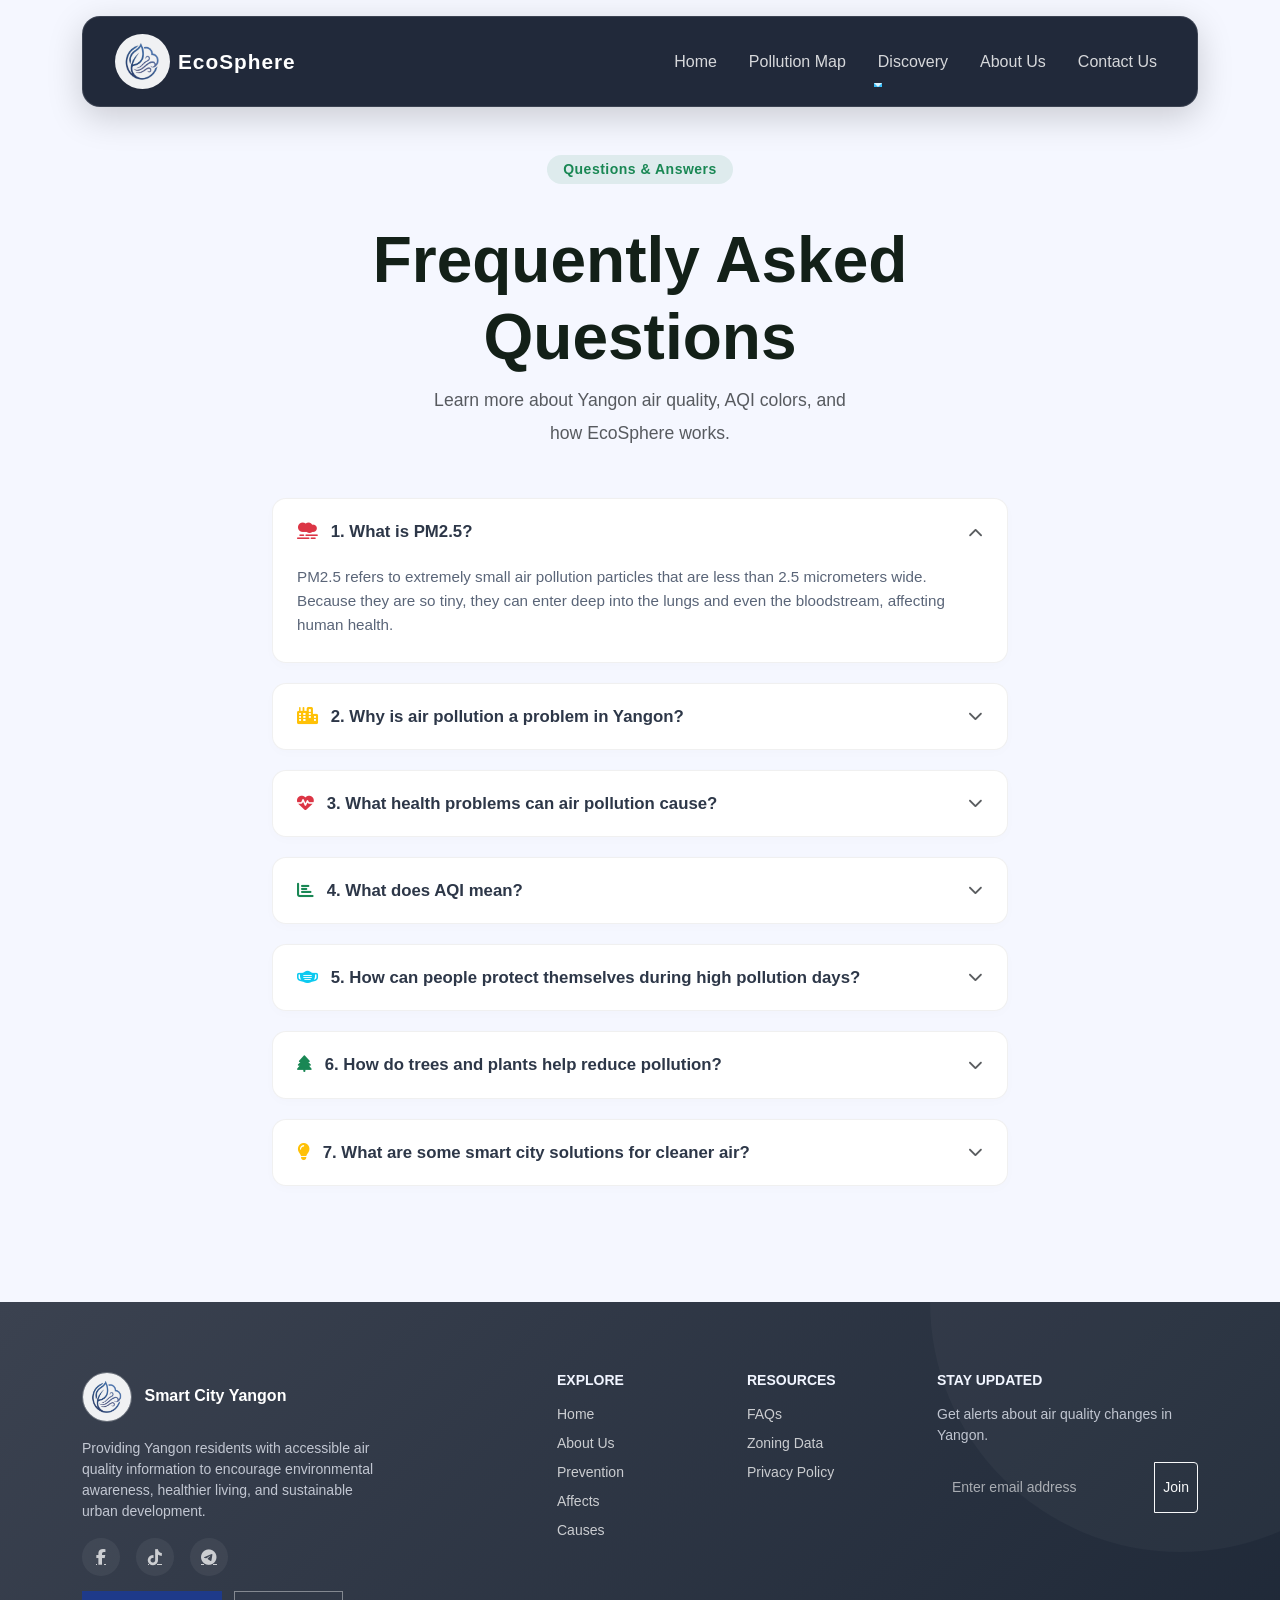
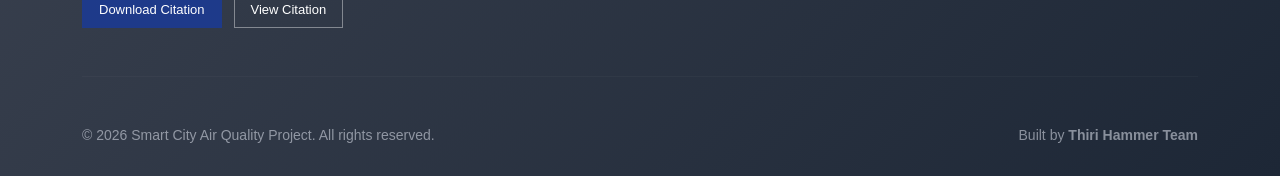
<file: faqs.html>
<!doctype html>
<html lang="en">
<head>
  <meta charset="UTF-8">
  <meta name="viewport" content="width=device-width, initial-scale=1">
 
  <title>FAQs | EcoSphere</title>
 
  <link href="https://cdn.jsdelivr.net/npm/bootstrap@5.3.3/dist/css/bootstrap.min.css" rel="stylesheet">
  <link href="https://fonts.googleapis.com/css2?family=Poppins:wght@300;400;500;600;700;800&display=swap" rel="stylesheet">
  <link rel="stylesheet" href="https://cdnjs.cloudflare.com/ajax/libs/font-awesome/6.5.1/css/all.min.css">
  <link rel="stylesheet" href="style.css">
  <link rel="shortcut icon" href="media/logo.jpg" type="image/x-icon">
 
  <style>
    /* Premium UI Additions to supplement existing styles safely */
    .faq-card {
      background: #ffffff;
      border: 1px solid rgba(0,0,0,0.06);
      border-radius: 14px;
      padding: 0;
      margin-bottom: 1.25rem;
      box-shadow: 0 3px 12px rgba(0,0,0,0.015);
      transition: transform 0.2s ease, box-shadow 0.2s ease;
    }
    .faq-card:hover {
      transform: translateY(-2px);
      box-shadow: 0 8px 20px rgba(0,0,0,0.04);
    }
    .faq-btn {
      width: 100%;
      text-align: left;
      background: transparent;
      border: none;
      padding: 1.25rem 1.5rem;
      font-weight: 600;
      color: #2d3748;
      font-size: 1.05rem;
      display: flex;
      align-items: center;
      justify-content: space-between;
    }
    .faq-btn:focus {
      outline: none;
    }
    .faq-answer {
      padding: 0 1.5rem 1.5rem 1.5rem;
      color: #5a6578;
      line-height: 1.6;
      font-size: 0.95rem;
    }
    .rotate-icon {
      transition: transform 0.2s ease;
    }
    .faq-btn:not(.collapsed) .rotate-icon {
      transform: rotate(180deg);
    }
  </style>
</head>
 
<body>
 
<div class="container mt-3 nav-wrapper">
  <nav class="navbar navbar-expand-lg custom-nav">
    <div class="container-fluid">
 
      <a class="navbar-brand d-flex align-items-center gap-2" href="index.html">
        <img src="media/logo.jpg" class="rounded-logo" alt="Logo">
        <span class="brand-name">EcoSphere</span>
      </a>
 
      <button class="navbar-toggler border-0 shadow-none" type="button" data-bs-toggle="offcanvas" data-bs-target="#mobileMenu">
        <span class="navbar-toggler-icon"></span>
      </button>
 
      <div class="collapse navbar-collapse" id="desktopMenu">
        <ul class="navbar-nav ms-auto align-items-center gap-3">
          <li class="nav-item"><a class="nav-link" href="index.html">Home</a></li>
          <li class="nav-item"><a class="nav-link" href="map.html">Pollution Map</a></li>
 
          <li class="nav-item dropdown">
            <a class="nav-link dropdown-toggle" href="#" role="button" data-bs-toggle="dropdown">Discovery</a>
            <ul class="dropdown-menu">
              <li><a class="dropdown-item" href="causes.html">Causes</a></li>
              <li><a class="dropdown-item" href="prevention.html">Prevention</a></li>
              <li><a class="dropdown-item" href="affects.html">Affects</a></li>
            </ul>
          </li>
 
          <li class="nav-item"><a class="nav-link" href="about.html">About Us</a></li>
          <li class="nav-item"><a class="nav-link" href="contact.html">Contact Us</a></li>
        </ul>
      </div>
 
    </div>
  </nav>
</div>
 
<div class="offcanvas offcanvas-end" tabindex="-1" id="mobileMenu">
  <div class="offcanvas-header">
    <h5 class="offcanvas-title text-white">EcoSphere</h5>
    <button type="button" class="btn-close btn-close-white" data-bs-dismiss="offcanvas"></button>
  </div>
 
  <div class="offcanvas-body">
    <ul class="navbar-nav">
      <li class="nav-item"><a class="nav-link" href="index.html">Home</a></li>
      <li class="nav-item"><a class="nav-link" href="map.html">Pollution Map</a></li>
 
      <li class="nav-item dropdown">
        <a class="nav-link dropdown-toggle" href="#" role="button" data-bs-toggle="dropdown" data-bs-display="static">Discovery</a>
        <ul class="dropdown-menu border-0 bg-transparent">
          <li><a class="dropdown-item text-white-50" href="causes.html">Causes</a></li>
          <li><a class="dropdown-item text-white-50" href="prevention.html">Prevention</a></li>
          <li><a class="dropdown-item text-white-50" href="affects.html">Affects</a></li>
        </ul>
      </li>
 
      <li class="nav-item"><a class="nav-link" href="about.html">About Us</a></li>
      <li class="nav-item"><a class="nav-link" href="contact.html">Contact Us</a></li>
    </ul>
  </div>
</div>
 
<section class="container py-5 fade-in-up">
  <div class="page-hero text-center mb-5">
    <span class="section-badge bg-success bg-opacity-10 text-success px-3 py-1 rounded-pill fw-semibold small">Questions & Answers</span>
    <h1 class="display-5 fw-bold mt-3 mb-2">Frequently Asked Questions</h1>
    <p class="text-muted col-lg-6 mx-auto">Learn more about Yangon air quality, AQI colors, and how EcoSphere works.</p>
  </div>
 
  <div class="row justify-content-center">
    <div class="col-lg-8">
      <div class="accordion" id="accordionAll">
 
        <div class="faq-card">
          <button class="faq-btn" type="button" data-bs-toggle="collapse" data-bs-target="#all-q1">
            <span><i class="fa-solid fa-smog text-danger me-2"></i> 1. What is PM2.5?</span>
            <i class="fa-solid fa-chevron-down rotate-icon text-muted small"></i>
          </button>
          <div id="all-q1" class="collapse show" data-bs-parent="#accordionAll">
            <div class="faq-answer">
              PM2.5 refers to extremely small air pollution particles that are less than 2.5 micrometers wide. Because they are so tiny, they can enter deep into the lungs and even the bloodstream, affecting human health.
            </div>
          </div>
        </div>
 
        <div class="faq-card">
          <button class="faq-btn collapsed" type="button" data-bs-toggle="collapse" data-bs-target="#all-q2">
            <span><i class="fa-solid fa-city text-warning me-2"></i> 2. Why is air pollution a problem in Yangon?</span>
            <i class="fa-solid fa-chevron-down rotate-icon text-muted small"></i>
          </button>
          <div id="all-q2" class="collapse" data-bs-parent="#accordionAll">
            <div class="faq-answer">
              Major causes include vehicle emissions, industrial smoke, construction dust, diesel generators, and open waste burning. Pollution levels can become worse during dry seasons with low rainfall and weak wind circulation.
            </div>
          </div>
        </div>
 
        <div class="faq-card">
          <button class="faq-btn collapsed" type="button" data-bs-toggle="collapse" data-bs-target="#all-q3">
            <span><i class="fa-solid fa-heart-pulse text-danger me-2"></i> 3. What health problems can air pollution cause?</span>
            <i class="fa-solid fa-chevron-down rotate-icon text-muted small"></i>
          </button>
          <div id="all-q3" class="collapse" data-bs-parent="#accordionAll">
            <div class="faq-answer">
              Air pollution may cause coughing, throat irritation, breathing difficulties, asthma attacks, and eye discomfort. Long-term exposure can increase the risk of heart disease, stroke, and lung damage.
            </div>
          </div>
        </div>
 
        <div class="faq-card">
          <button class="faq-btn collapsed" type="button" data-bs-toggle="collapse" data-bs-target="#all-q4">
            <span><i class="fa-solid fa-chart-bar text-success me-2"></i> 4. What does AQI mean?</span>
            <i class="fa-solid fa-chevron-down rotate-icon text-muted small"></i>
          </button>
          <div id="all-q4" class="collapse" data-bs-parent="#accordionAll">
            <div class="faq-answer">
              AQI stands for Air Quality Index. It measures how clean or polluted the air is and whether it may affect people’s health. Higher AQI values mean higher pollution levels and greater health risks.
            </div>
          </div>
        </div>
 
        <div class="faq-card">
          <button class="faq-btn collapsed" type="button" data-bs-toggle="collapse" data-bs-target="#all-q5">
            <span><i class="fa-solid fa-mask-face text-info me-2"></i> 5. How can people protect themselves during high pollution days?</span>
            <i class="fa-solid fa-chevron-down rotate-icon text-muted small"></i>
          </button>
          <div id="all-q5" class="collapse" data-bs-parent="#accordionAll">
            <div class="faq-answer">
              People can wear N95 or KN95 masks, reduce outdoor activities, close windows during severe pollution periods, and regularly check AQI updates.
            </div>
          </div>
        </div>
 
        <div class="faq-card">
          <button class="faq-btn collapsed" type="button" data-bs-toggle="collapse" data-bs-target="#all-q6">
            <span><i class="fa-solid fa-tree text-success me-2"></i> 6. How do trees and plants help reduce pollution?</span>
            <i class="fa-solid fa-chevron-down rotate-icon text-muted small"></i>
          </button>
          <div id="all-q6" class="collapse" data-bs-parent="#accordionAll">
            <div class="faq-answer">
              Trees and plants help absorb carbon dioxide, trap dust particles, and improve overall air quality in urban areas. Green spaces also help cool cities naturally.
            </div>
          </div>
        </div>
 
        <div class="faq-card">
          <button class="faq-btn collapsed" type="button" data-bs-toggle="collapse" data-bs-target="#all-q7">
            <span><i class="fa-solid fa-lightbulb text-warning me-2"></i> 7. What are some smart city solutions for cleaner air?</span>
            <i class="fa-solid fa-chevron-down rotate-icon text-muted small"></i>
          </button>
          <div id="all-q7" class="collapse" data-bs-parent="#accordionAll">
            <div class="faq-answer">
              Smart city solutions include real-time AQI monitoring, sustainable transportation, urban greening, cleaner energy use, and digital environmental awareness systems.
            </div>
          </div>
        </div>
 
      </div>
    </div>
  </div>
</section>
 
<footer id="footer" class="custom-footer mt-5">
  <div class="container">
    <div class="row gy-4">
 
      <div class="col-lg-4 col-md-12 text-center text-lg-start">
        <a class="navbar-brand d-block mb-3" href="index.html">
          <img src="media/logo.jpg" class="rounded-logo border border-light border-opacity-25" style="width: 50px; height: 50px;">
          <span class="ms-2 fw-bold text-white">Smart City Yangon</span>
        </a>
 
        <p class="small opacity-75 pe-lg-5">
          Providing Yangon residents with accessible air quality information to encourage environmental awareness, healthier living, and sustainable urban development.
        </p>
 
        <div class="footer-socials d-flex gap-3 justify-content-center justify-content-lg-start mt-3">
 <a href="https://www.facebook.com/share/181xZYCWML/?mibextid=wwXIfr" class="text-white opacity-75">
<i class="fa-brands fa-facebook-f"></i>
</a>

<a href="https://www.tiktok.com/@greenwaveprojectpbl?_r=1&_t=ZS-96brNTNGCgf" class="text-white opacity-75">
<i class="fa-brands fa-tiktok"></i>
</a>

<a href="https://web.telegram.org/k/" class="text-white opacity-75">
<i class="fa-brands fa-telegram"></i>
</a>
        </div>
      </div>
 
      <div class="col-6 col-lg-2 offset-lg-1">
        <h6 class="fw-bold mb-3 text-uppercase small">Explore</h6>
        <ul class="list-unstyled small opacity-75">
          <li class="mb-2"><a href="index.html" class="text-decoration-none text-white">Home</a></li>
          <li class="mb-2"><a href="about.html" class="text-decoration-none text-white">About Us</a></li>
          <li class="mb-2">
<a href="prevention.html" class="text-decoration-none text-white">Prevention
</a>
</li>
<li class="mb-2">
<a href="affects.html" class="text-decoration-none text-white">Affects</a>
</li>
          <li class="mb-2"><a href="causes.html" class="text-decoration-none text-white">Causes</a></li>
        </ul>
      </div>
 
      <div class="col-6 col-lg-2">
        <h6 class="fw-bold mb-3 text-uppercase small">Resources</h6>
        <ul class="list-unstyled small opacity-75">
          <li class="mb-2"><a href="faqs.html" class="text-decoration-none text-white">FAQs</a></li>
          <li class="mb-2"><a href="map.html" class="text-decoration-none text-white">Zoning Data</a></li>
          <li class="mb-2"><a href="privacy.html" class="text-decoration-none text-white">Privacy Policy</a></li>
        </ul>
      </div>
 
      <div class="col-lg-3 col-md-12">
        <h6 class="fw-bold mb-3 text-uppercase small">Stay Updated</h6>
        <p class="small opacity-75">Get alerts about air quality changes in Yangon.</p>
 
        <form action="contact.html" method="GET">
          <div class="input-group mb-3">
            <input type="email" name="userEmail" class="form-control form-control-sm bg-transparent border-light border-opacity-25 text-white" placeholder="Enter email address" required>
            <button class="btn btn-outline-light btn-sm" type="submit">Join</button>
          </div>
        </form>
      </div>
 
    </div>

    <div class="citation-container">
    <!-- Option 1: Forces the file to download -->
    <a href="media/Document 1.docx" download class="btn-citation download-btn">
        Download Citation
    </a>
    
    <!-- Option 2: Opens the file to view online -->
    <a href="https://edusn-my.sharepoint.com/:w:/g/personal/thirihaymann_edusnschool_co_uk/IQCx-lve096ISLrrx7c4MkwNATe3js4er93nj6ka3yqateQ?e=VedTvq" target="_blank" class="btn-citation view-btn">
        View Citation
    </a>
</div>
 
    <hr class="my-5 border-light border-opacity-10">
 
    <div class="row align-items-center">
      <div class="col-md-6 text-center text-md-start">
        <p class="small mb-0 opacity-50">© 2026 Smart City Air Quality Project. All rights reserved.</p>
      </div>
 
      <div class="col-md-6 text-center text-md-end">
        <p class="small mb-0 opacity-50">Built by <span class="fw-bold">Thiri Hammer Team</span></p>
      </div>
    </div>
 
  </div>
</footer>
 
<script src="https://cdn.jsdelivr.net/npm/bootstrap@5.3.3/dist/js/bootstrap.bundle.min.js"></script>
 
</body>
</html>
</file>
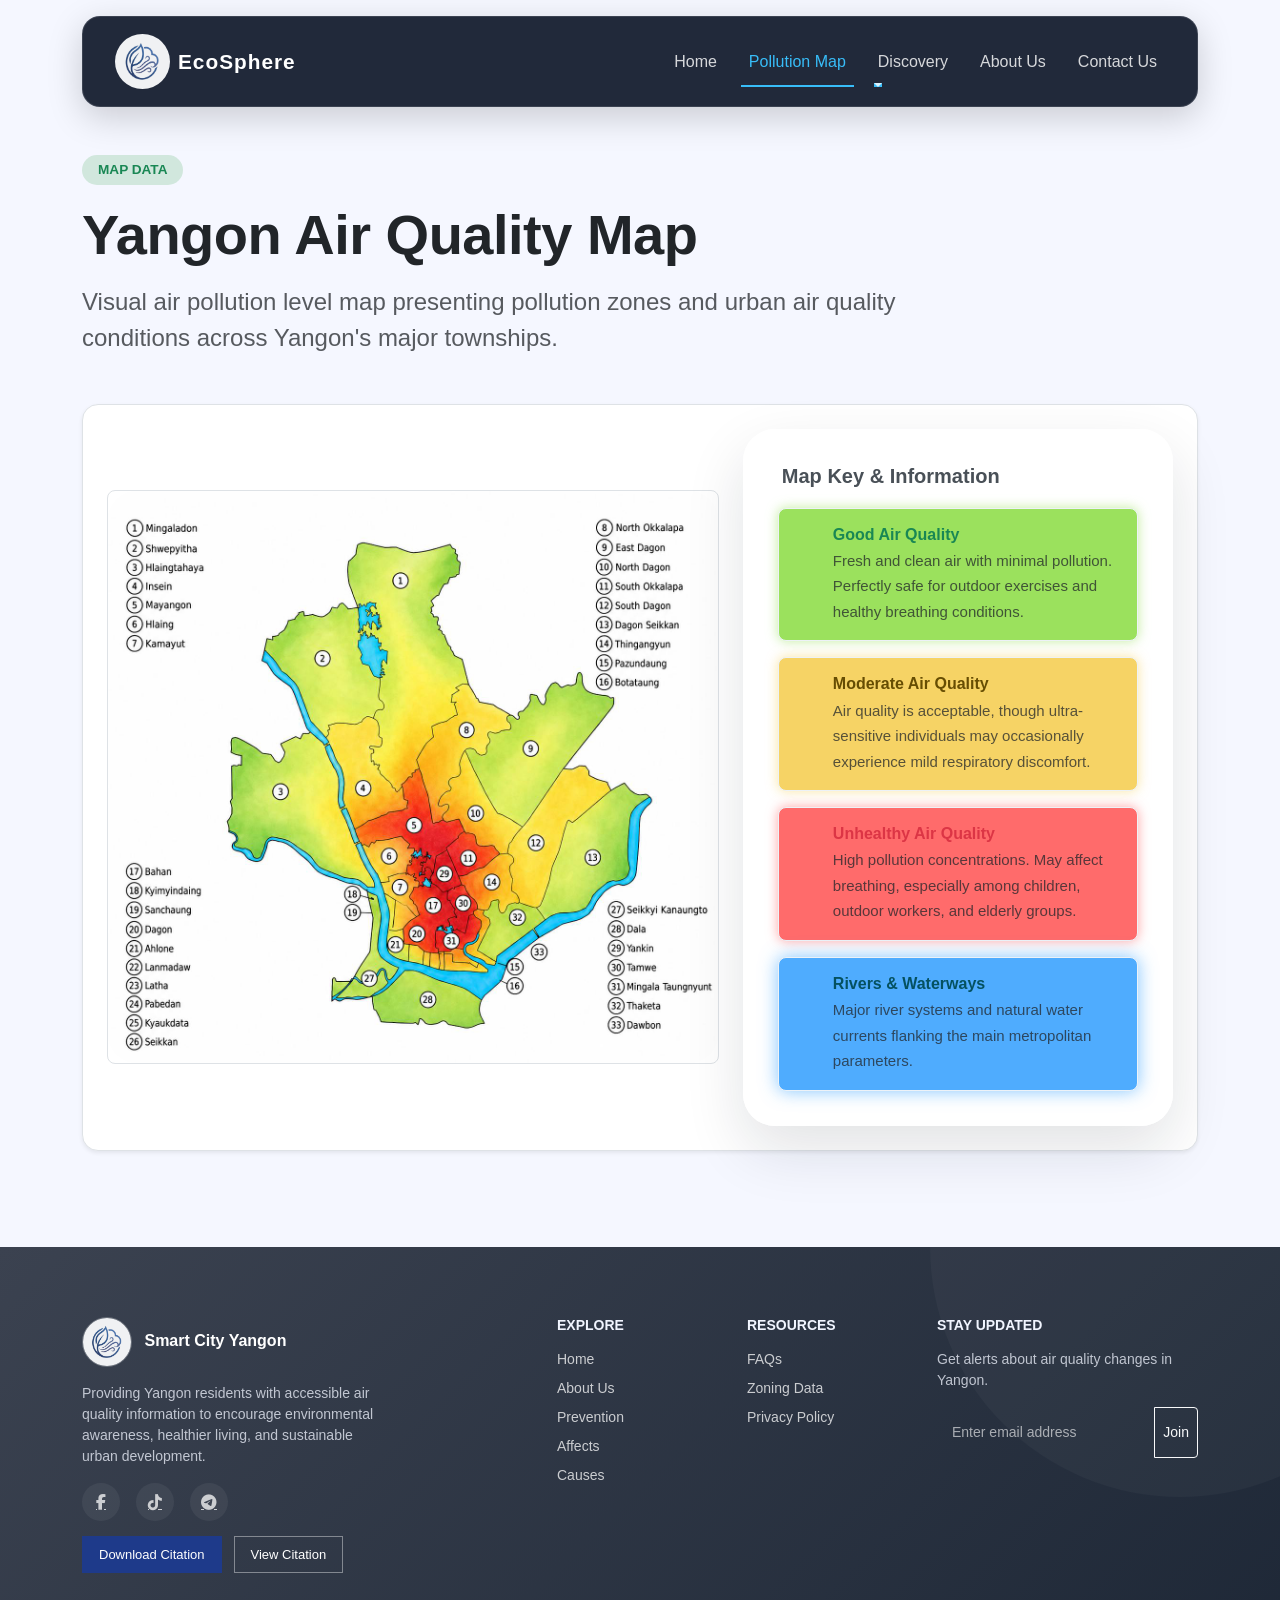
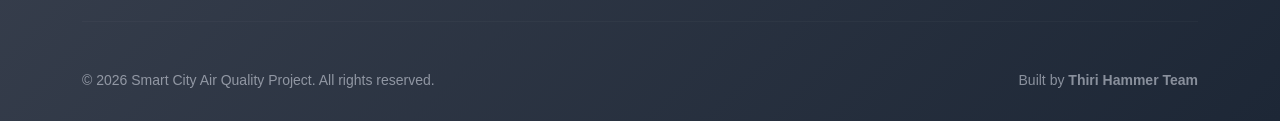
<file: map.html>
<!doctype html>
<html lang="en">
<head>
  <meta charset="UTF-8">
  <meta name="viewport" content="width=device-width, initial-scale=1.0">

  <title>Yangon Air Quality Map</title>

  <!-- Bootstrap CSS -->
  <link href="https://cdn.jsdelivr.net/npm/bootstrap@5.3.3/dist/css/bootstrap.min.css" rel="stylesheet">

  <!-- Font Awesome -->
  <link rel="stylesheet" href="https://cdnjs.cloudflare.com/ajax/libs/font-awesome/6.5.1/css/all.min.css">

  <!-- Your CSS -->
  <link rel="stylesheet" href="style.css">
</head>

<body>

<div class="container mt-3 nav-wrapper">
    <nav class="navbar navbar-expand-lg custom-nav">
        <div class="container-fluid">

            <!-- LOGO + NAME -->
            <a class="navbar-brand d-flex align-items-center gap-2" href="index.html">
                <img src="media/logo.jpg" class="rounded-logo" alt="Logo">
                <span class="brand-name">EcoSphere</span>
            </a>

            <!-- MOBILE BUTTON -->
            <button class="navbar-toggler border-0 shadow-none"
                    type="button"
                    data-bs-toggle="offcanvas"
                    data-bs-target="#mobileMenu">
                <span class="navbar-toggler-icon"></span>
            </button>

            <!-- DESKTOP MENU -->
            <div class="collapse navbar-collapse" id="desktopMenu">
                <ul class="navbar-nav ms-auto align-items-center gap-3">

                    <li class="nav-item">
                        <a class="nav-link" href="index.html">Home</a>
                    </li>

                    <li class="nav-item">
                        <a class="nav-link active" href="map.html">Pollution Map</a>
                    </li>

                    <li class="nav-item dropdown">
                        <a class="nav-link dropdown-toggle"
                           href="#"
                           role="button"
                           data-bs-toggle="dropdown">
                            Discovery
                        </a>

                        <ul class="dropdown-menu">
                            <li><a class="dropdown-item" href="causes.html">Causes</a></li>
                            <li><a class="dropdown-item" href="prevention.html">Prevention</a></li>
                            <li><a class="dropdown-item" href="affects.html">Affects</a></li>
                        </ul>
                    </li>

                    <li class="nav-item">
                        <a class="nav-link" href="about.html">About Us</a>
                    </li>

                    <li class="nav-item">
                        <a class="nav-link" href="contact.html">Contact Us</a>
                    </li>

                </ul>
            </div>
        </div>
    </nav>
</div>

<div class="offcanvas offcanvas-end"
     data-bs-scroll="true"
     tabindex="-1"
     id="mobileMenu"
     aria-labelledby="mobileMenuLabel">

    <!-- HEADER -->
    <div class="offcanvas-header">

        <div class="d-flex align-items-center gap-2">

            <img src="media/logo.jpg"
                 class="rounded-logo"
                 style="width:42px;height:42px;"
                 alt="Logo">

            <h5 class="offcanvas-title text-white mb-0"
                id="mobileMenuLabel">

                EcoSphere

            </h5>

        </div>

        <button type="button"
                class="btn-close btn-close-white shadow-none"
                data-bs-dismiss="offcanvas"
                aria-label="Close">
        </button>

    </div>

    <!-- BODY -->
    <div class="offcanvas-body">

        <ul class="navbar-nav gap-2">

            <li class="nav-item">
                <a class="nav-link" href="index.html">
                    Home
                </a>
            </li>

            <li class="nav-item">
                <a class="nav-link" href="map.html">
                    Pollution Map
                </a>
            </li>

            <!-- DROPDOWN -->
            <li class="nav-item dropdown">

                <a class="nav-link dropdown-toggle"
                   href="#"
                   role="button"
                   data-bs-toggle="dropdown"
                   data-bs-display="static"
                   aria-expanded="false">

                    Discovery

                </a>

                <ul class="dropdown-menu border-0 bg-transparent">

                    <li>
                        <a class="dropdown-item text-white-50"
                           href="causes.html">

                           Causes

                        </a>
                    </li>

                    <li>
                        <a class="dropdown-item text-white-50"
                           href="prevention.html">

                           Prevention

                        </a>
                    </li>

                    <li>
                        <a class="dropdown-item text-white-50"
                           href="affects.html">

                           Affects

                        </a>
                    </li>

                </ul>

            </li>

            <li class="nav-item">
                <a class="nav-link" href="about.html">
                    About Us
                </a>
            </li>

            <li class="nav-item">
                <a class="nav-link" href="contact.html">
                    Contact Us
                </a>
            </li>

        </ul>


    </div>

</div>

<section class="container py-5 fade-in-up">

  <!-- LEFT-ALIGNED & BIGGER PAGE TITLE ACCENTS -->
  <div class="text-start mb-5">
    <!-- Clean modern tracking status badge -->
    <span class="badge bg-success-subtle text-success px-3 py-2 rounded-pill mb-3 text-uppercase fw-semibold tracking-wider" style="font-size: 0.85rem;">
      Map Data
    </span>
    <!-- Font size increased using display-4 and extra bold classes -->
    <h1 class="fw-extrabold display-4 text-dark mb-3" style="letter-spacing: -0.5px;">
      Yangon Air Quality Map
    </h1>
    <!-- Text description size increased using fs-4 for high visual impact -->
    <p class="fs-4 text-muted" style="max-width: 900px; line-height: 1.5;">
     Visual air pollution level map presenting pollution zones and urban air quality conditions across Yangon's major townships.
    </p>
  </div>

  <!-- CONTAINER WRAPPER FOR MAP & LEGEND -->
  <div class="map-card-wrapper p-4 bg-white rounded-4 shadow-sm border">
    <div class="row align-items-center g-4">

      <!-- LEFT SIDE: MAP CONTAINER -->
      <div class="col-lg-7 text-center">
        <div class="image-map-container rounded-3 overflow-hidden border">
          <img src="media/MAP.jpg"
               usemap="#yangonmap"
               class="img-fluid map-image"
               alt="Yangon Air Quality Map">
        </div>
      </div>

      <!-- RIGHT SIDE: AQI STATUS CARDS -->
      <div class="col-lg-5">
        <div class="aqi-card-panel d-flex flex-column gap-3">
          
          <h5 class="fw-bold mb-1 text-dark-emphasis px-1">Map Key & Information</h5>
          
          <!-- GOOD STATUS CARD -->
          <div class="aqi-list-item good p-3 rounded-3 border d-flex gap-3">
            <span class="aqi-dot good-dot mt-1"></span>
            <div>
              <h6 class="fw-bold text-success mb-1">Good Air Quality</h6>
              <p class="mb-0 text-muted small">Fresh and clean air with minimal pollution. Perfectly safe for outdoor exercises and healthy breathing conditions.</p>
            </div>
          </div>

          <!-- MODERATE STATUS CARD -->
          <div class="aqi-list-item moderate p-3 rounded-3 border d-flex gap-3">
            <span class="aqi-dot moderate-dot mt-1"></span>
            <div>
              <h6 class="fw-bold text-warning-emphasis mb-1">Moderate Air Quality</h6>
              <p class="mb-0 text-muted small">Air quality is acceptable, though ultra-sensitive individuals may occasionally experience mild respiratory discomfort.</p>
            </div>
          </div>

          <!-- UNHEALTHY STATUS CARD -->
          <div class="aqi-list-item unhealthy p-3 rounded-3 border d-flex gap-3">
            <span class="aqi-dot unhealthy-dot mt-1"></span>
            <div>
              <h6 class="fw-bold text-danger mb-1">Unhealthy Air Quality</h6>
              <p class="mb-0 text-muted small">High pollution concentrations. May affect breathing, especially among children, outdoor workers, and elderly groups.</p>
            </div>
          </div>

          <!-- RIVERS / WATERWAYS STATUS CARD -->
          <div class="aqi-list-item water p-3 rounded-3 border d-flex gap-3">
            <span class="aqi-dot river-dot mt-1"></span>
            <div>
              <h6 class="fw-bold text-info-emphasis mb-1">Rivers & Waterways</h6>
              <p class="mb-0 text-muted small">Major river systems and natural water currents flanking the main metropolitan parameters.</p>
            </div>
          </div>

        </div>
      </div>

    </div>
  </div>

</section>
<footer id="footer" class="custom-footer mt-5">

<div class="container">

<div class="row gy-4">

<div class="col-lg-4 col-md-12 text-center text-lg-start">

<a class="navbar-brand d-block mb-3" href="index.html">

<img src="media/logo.jpg" class="rounded-logo border border-light border-opacity-25" style="width: 50px; height: 50px;">

<span class="ms-2 fw-bold text-white">Smart City Yangon</span>

</a>

<p class="small opacity-75 pe-lg-5">

Providing Yangon residents with accessible air quality information to encourage environmental awareness, healthier living, and sustainable urban development.

</p>

<div class="footer-socials d-flex gap-3 justify-content-center justify-content-lg-start mt-3">

<a href="https://www.facebook.com/share/181xZYCWML/?mibextid=wwXIfr" class="text-white opacity-75">
<i class="fa-brands fa-facebook-f"></i>
</a>

<a href="https://www.tiktok.com/@greenwaveprojectpbl?_r=1&_t=ZS-96brNTNGCgf" class="text-white opacity-75">
<i class="fa-brands fa-tiktok"></i>
</a>

<a href="https://web.telegram.org/k/" class="text-white opacity-75">
<i class="fa-brands fa-telegram"></i>
</a>

</div>

</div>



<div class="col-6 col-lg-2 offset-lg-1">

<h6 class="fw-bold mb-3 text-uppercase small">Explore</h6>

<ul class="list-unstyled small opacity-75">

<li class="mb-2"><a href="index.html" class="text-decoration-none text-white">Home</a></li>

<li class="mb-2"><a href="about.html" class="text-decoration-none text-white">About Us</a></li>

<li class="mb-2"><a href="prevention.html" class="text-decoration-none text-white">Prevention</a></li>

<li class="mb-2"><a href="affects.html" class="text-decoration-none text-white">Affects</a></li>

<li class="mb-2"><a href="causes.html" class="text-decoration-none text-white">Causes</a></li>

</ul>

</div>



<div class="col-6 col-lg-2">

<h6 class="fw-bold mb-3 text-uppercase small">Resources</h6>

<ul class="list-unstyled small opacity-75">

<li class="mb-2"><a href="faqs.html" class="text-decoration-none text-white">FAQs</a></li>

<li class="mb-2"><a href="map.html" class="text-decoration-none text-white">Zoning Data</a></li>

<li class="mb-2"><a href="privacy.html" class="text-decoration-none text-white">Privacy Policy</a></li>

</ul>

</div>



<div class="col-lg-3 col-md-12">

<h6 class="fw-bold mb-3 text-uppercase small">Stay Updated</h6>

<p class="small opacity-75">Get alerts about air quality changes in Yangon.</p>


<form action="contact.html" method="GET">

<div class="input-group mb-3">

<input type="email"

name="userEmail"

class="form-control form-control-sm bg-transparent border-light border-opacity-25 text-white"

placeholder="Enter email address"

required>

<button class="btn btn-outline-light btn-sm" type="submit">Join</button>

</div>

</form>

</div>

</div>

<div class="citation-container">
    <!-- Option 1: Forces the file to download -->
    <a href="media/Document 1.docx" download class="btn-citation download-btn">
        Download Citation
    </a>
    
    <!-- Option 2: Opens the file to view online -->
    <a href="https://edusn-my.sharepoint.com/:w:/g/personal/thirihaymann_edusnschool_co_uk/IQCx-lve096ISLrrx7c4MkwNATe3js4er93nj6ka3yqateQ?e=VedTvq" target="_blank" class="btn-citation view-btn">
        View Citation
    </a>
</div>

<hr class="my-5 border-light border-opacity-10">



<div class="row align-items-center">

<div class="col-md-6 text-center text-md-start">

<p class="small mb-0 opacity-50">© 2026 Smart City Air Quality Project. All rights reserved.</p>

</div>

<div class="col-md-6 text-center text-md-end">

<p class="small mb-0 opacity-50">Built by <span class="fw-bold">Thiri Hammer Team</span></p>

</div>

</div>

</div>

</footer>
<script src="https://cdn.jsdelivr.net/npm/bootstrap@5.3.3/dist/js/bootstrap.bundle.min.js"></script>

</body>
</html>
</file>
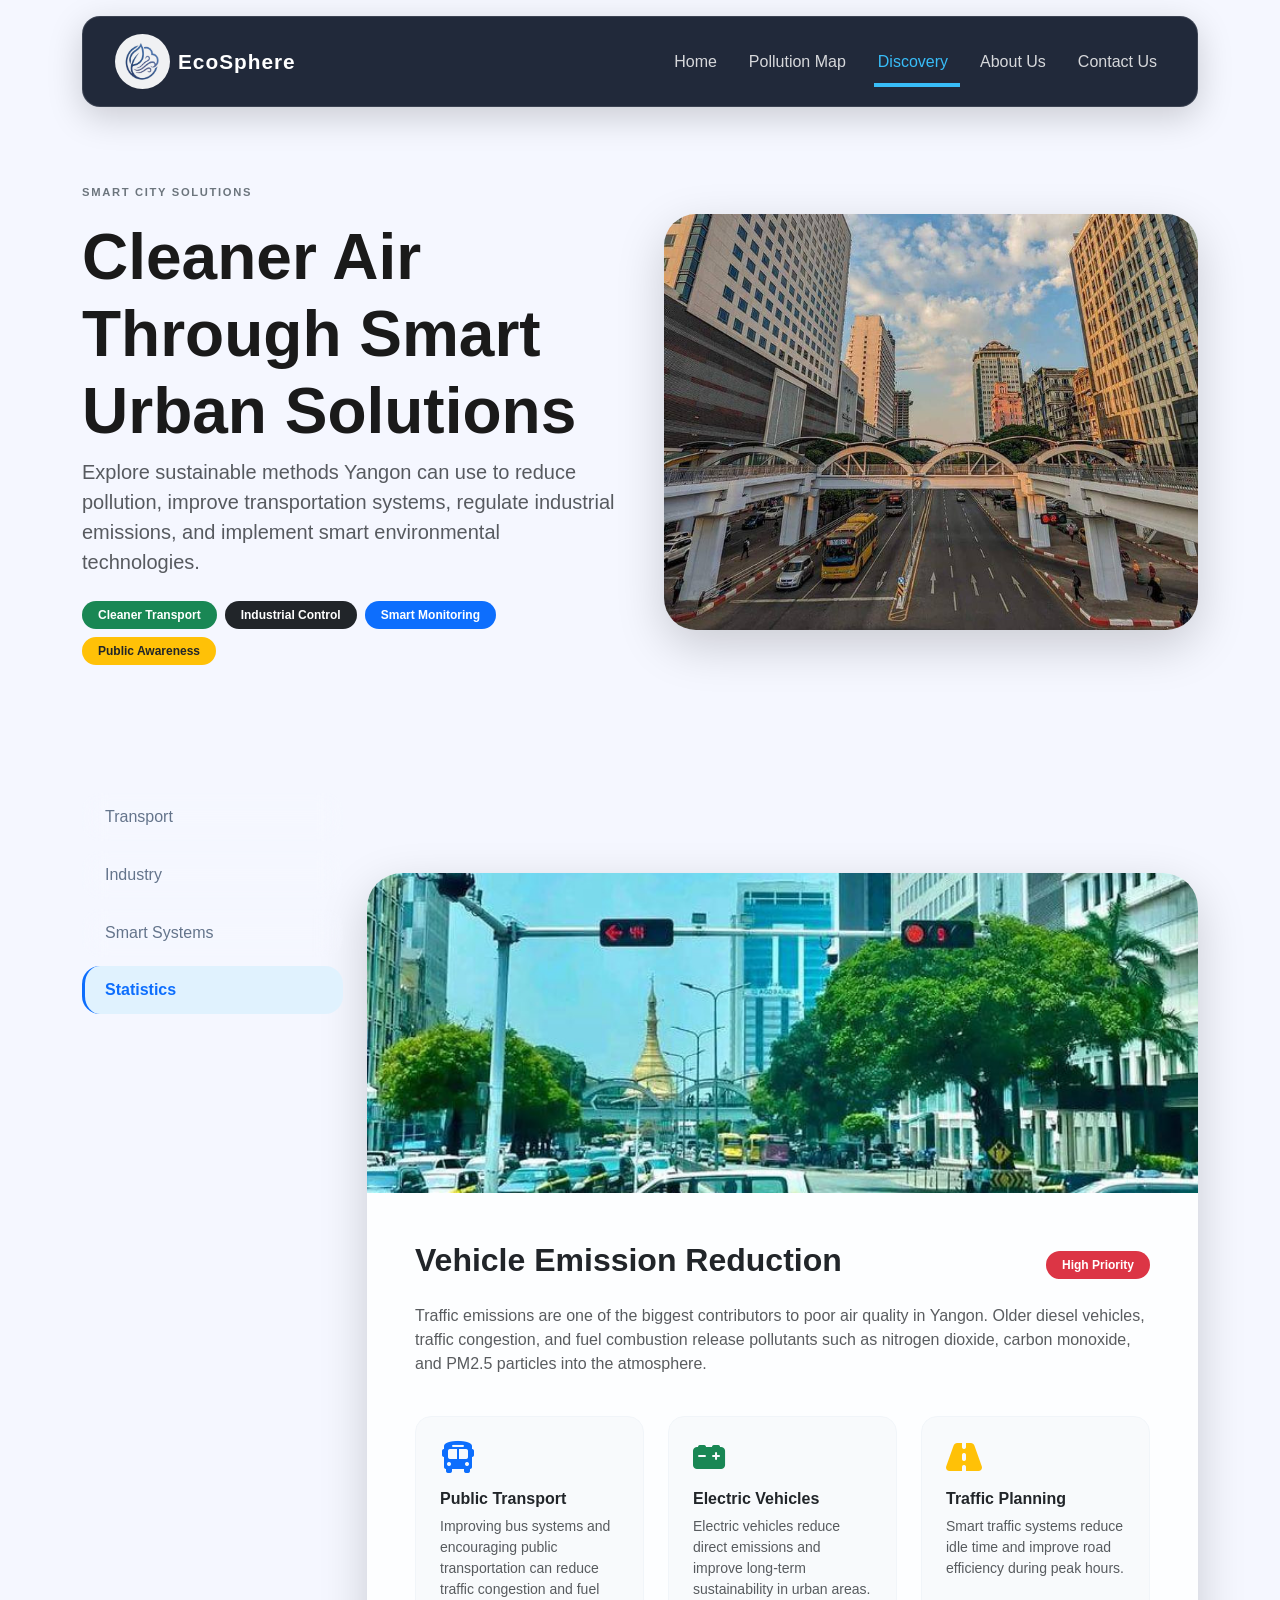
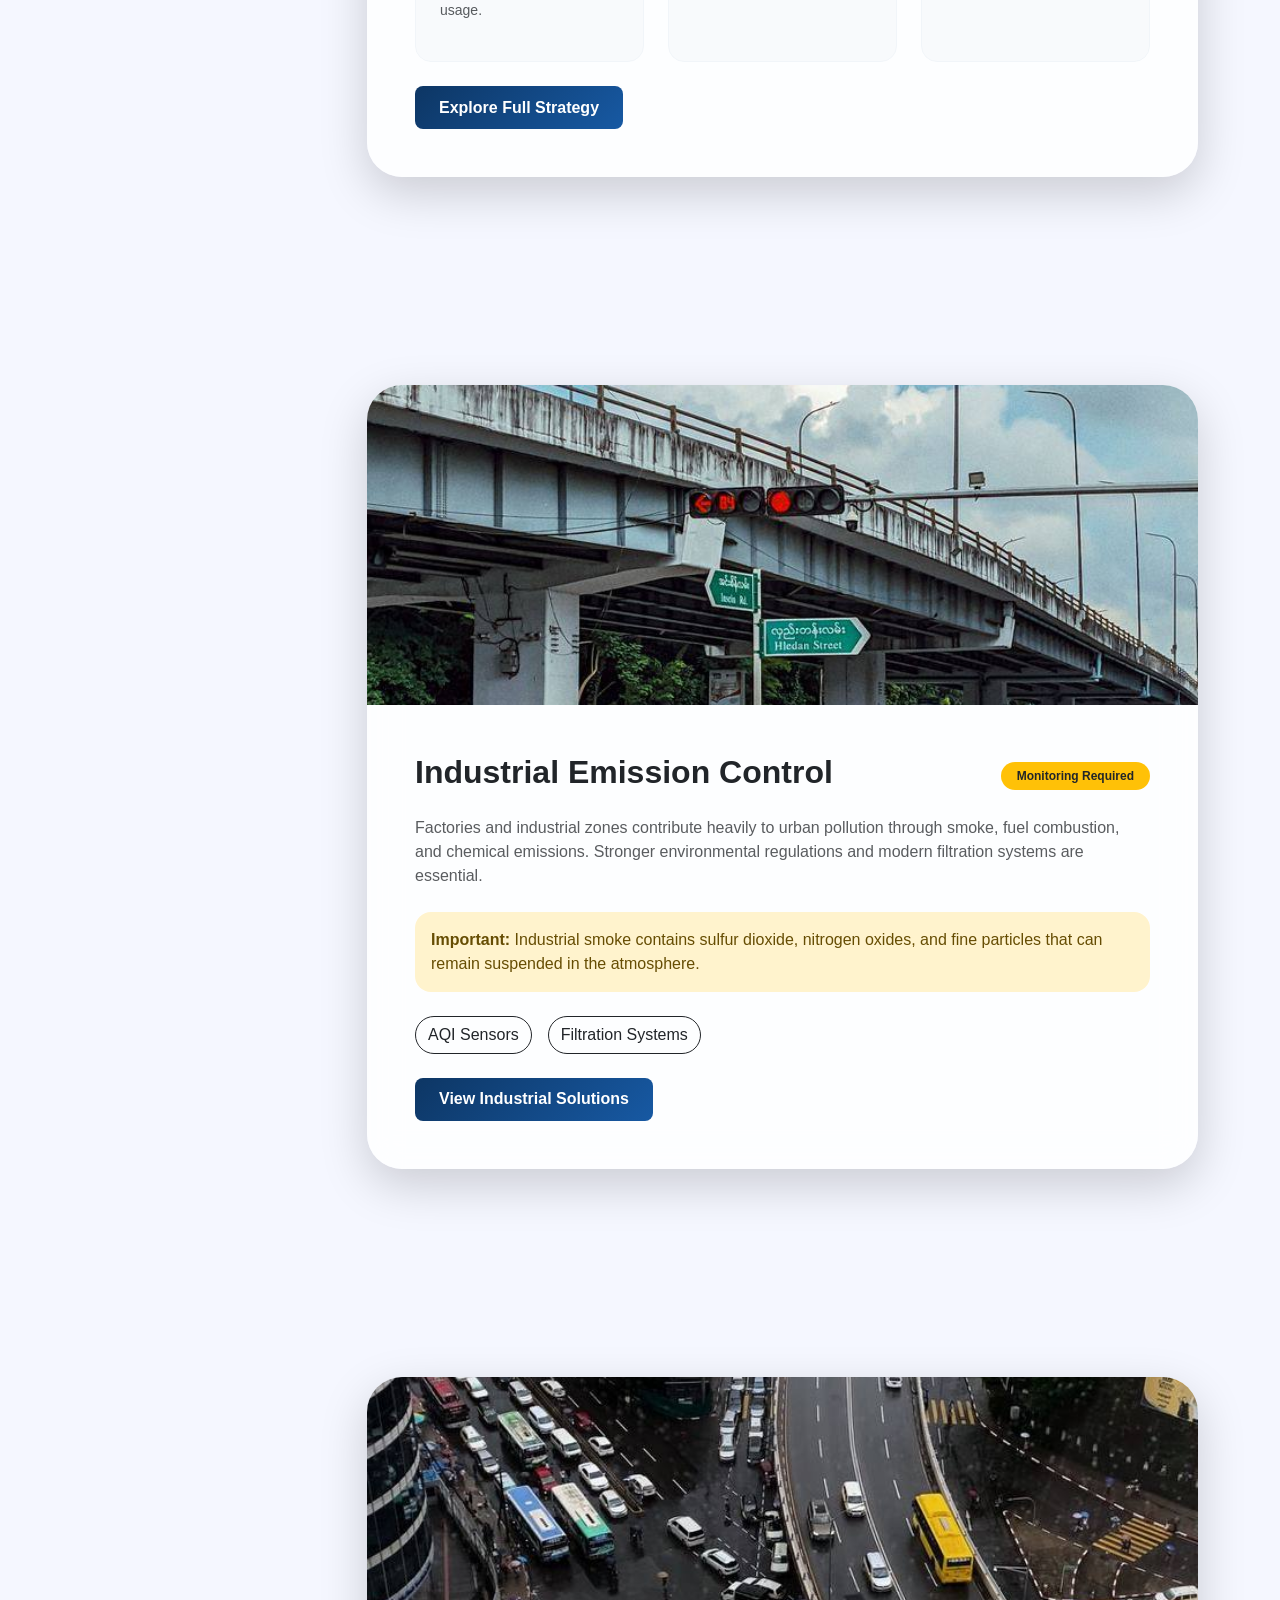
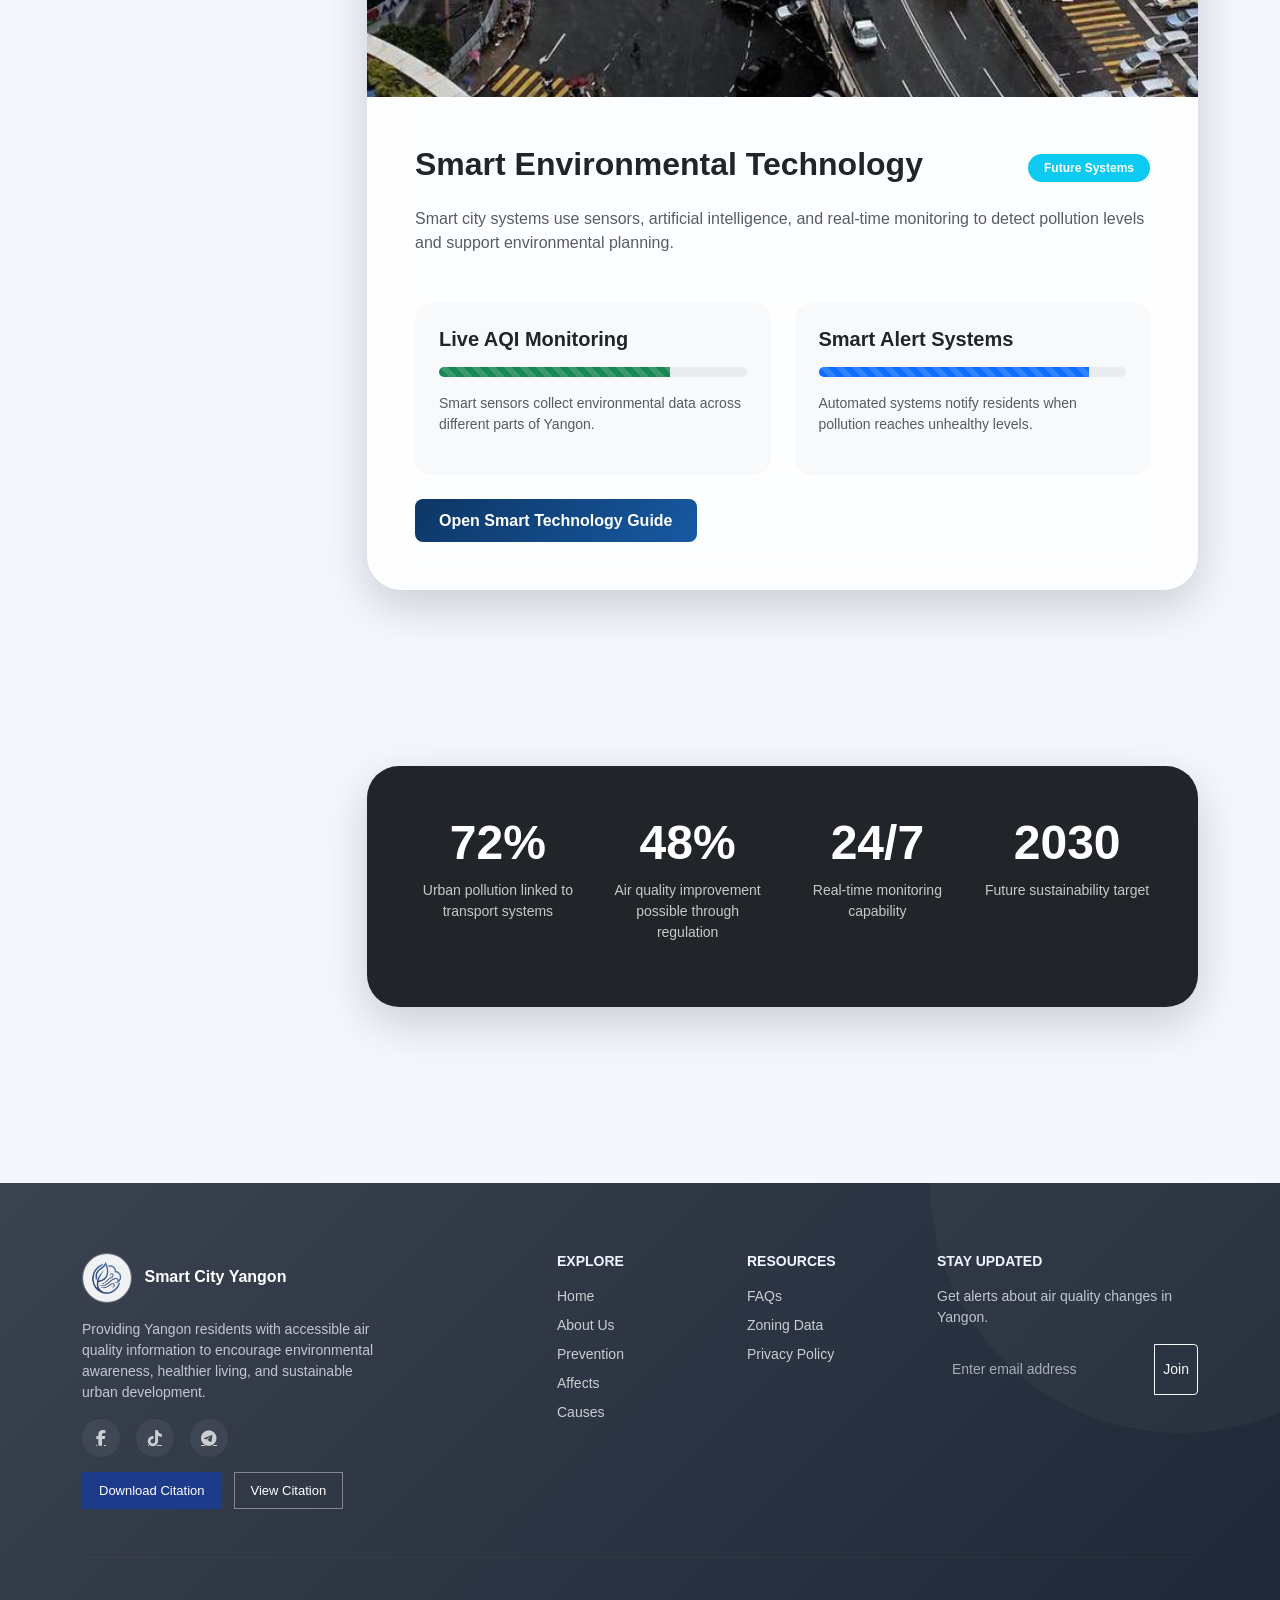
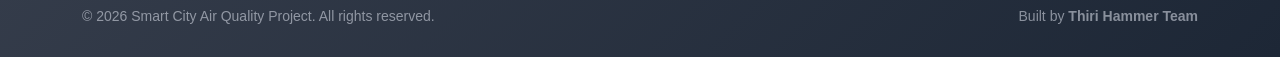
<file: prevention.html>
<!doctype html>
<html lang="en">
<head>
    <meta charset="utf-8">
    <meta name="viewport" content="width=device-width, initial-scale=1">
    <title>Smart City Yangon</title>

    <link href="https://cdn.jsdelivr.net/npm/bootstrap@5.3.3/dist/css/bootstrap.min.css" rel="stylesheet">
    <link href="https://fonts.googleapis.com/css2?family=Poppins:wght@300;400;500;600;700;800&display=swap" rel="stylesheet">
    <link rel="stylesheet" href="https://cdnjs.cloudflare.com/ajax/libs/font-awesome/6.5.1/css/all.min.css">
    <link rel="stylesheet" href="https://cdn.jsdelivr.net/npm/bootstrap-icons@1.11.0/font/bootstrap-icons.css">
    <link rel="stylesheet" href="style.css">

    <style>
        /* Smooth Scrolling for Link Anchors */
        html {
            scroll-behavior: smooth;
            scroll-padding-top: 110px; /* Offset spacing so section titles aren't hidden by nav headers */
        }

        /* Solution Sidebar Spy Hover Styling */
        .solution-spy .list-group-item {
            border: none;
            padding: 0.75rem 1.25rem;
            font-weight: 500;
            color: #64748b;
            background: transparent;
            transition: all 0.2s ease-in-out;
            border-left: 3px solid transparent;
        }
        .solution-spy .list-group-item:hover {
            color: #0d6efd;
            background-color: #f8fafc;
            padding-left: 1.5rem;
        }
        .solution-spy .list-group-item.active {
            color: #0d6efd !important;
            background-color: #e0f2fe !important;
            border-left-color: #0d6efd;
            font-weight: 600;
        }

        /* Image hover zooms */
        .solution-image {
            height: 320px;
            object-fit: cover;
            transition: transform 0.5s ease;
        }
        .solution-card:hover .solution-image {
            transform: scale(1.03);
        }

        /* Interactive Card tweaks */
        .solution-card {
            transition: transform 0.3s ease, box-shadow 0.3s ease;
        }
        .solution-card:hover {
            transform: translateY(-4px);
            box-shadow: 0 1.5rem 4rem rgba(0,0,0,0.1) !important;
        }

        /* Mini feature item box interactions */
        .mini-box {
            background: #f8fafc;
            border-radius: 16px;
            padding: 1.5rem;
            transition: all 0.3s ease;
            border: 1px solid #f1f5f9;
        }
        .mini-box:hover {
            background: #ffffff;
            box-shadow: 0 10px 25px rgba(0,0,0,0.05);
            transform: translateY(-3px);
            border-color: #e2e8f0;
        }

        /* Custom Button Override */
        .btn-dark-green {
            background-color: #198754;
            color: white;
            border: none;
            padding: 0.6rem 1.5rem;
            border-radius: 8px;
            transition: all 0.2s ease;
        }
        .btn-dark-green:hover {
            background-color: #146c43;
            color: white;
            transform: translateY(-1px);
        }
    </style>
</head>
<body>

<div class="container mt-3 nav-wrapper">
    <nav class="navbar navbar-expand-lg custom-nav">
        <div class="container-fluid">

            <a class="navbar-brand d-flex align-items-center gap-2" href="index.html">
                <img src="media/logo.jpg" class="rounded-logo" alt="Logo">
                <span class="brand-name fw-bold">EcoSphere</span>
            </a>

            <button class="navbar-toggler border-0 shadow-none"
                    type="button"
                    data-bs-toggle="offcanvas"
                    data-bs-target="#mobileMenu">
                <span class="navbar-toggler-icon"></span>
            </button>

            <div class="collapse navbar-collapse" id="desktopMenu">
                <ul class="navbar-nav ms-auto align-items-center gap-3">

                    <li class="nav-item">
                        <a class="nav-link" href="index.html">Home</a>
                    </li>

                    <li class="nav-item">
                        <a class="nav-link" href="map.html">Pollution Map</a>
                    </li>

                    <li class="nav-item dropdown">
                        <a class="nav-link dropdown-toggle active"
                           href="#"
                           role="button"
                           data-bs-toggle="dropdown">
                            Discovery
                        </a>

                        <ul class="dropdown-menu">
                            <li><a class="dropdown-item" href="causes.html">Causes</a></li>
                            <li><a class="dropdown-item" href="prevention.html">Prevention</a></li>
                            <li><a class="dropdown-item" href="affects.html">Affects</a></li>
                        </ul>
                    </li>

                    <li class="nav-item">
                        <a class="nav-link" href="about.html">About Us</a>
                    </li>

                    <li class="nav-item">
                        <a class="nav-link" href="contact.html">Contact Us</a>
                    </li>

                </ul>
            </div>
        </div>
    </nav>
</div>

<div class="offcanvas offcanvas-end"
     data-bs-scroll="true"
     tabindex="-1"
     id="mobileMenu"
     aria-labelledby="mobileMenuLabel">

    <div class="offcanvas-header">

        <div class="d-flex align-items-center gap-2">

            <img src="media/logo.jpg"
                 class="rounded-logo"
                 style="width:42px;height:42px;"
                 alt="Logo">

            <h5 class="offcanvas-title text-white mb-0"
                id="mobileMenuLabel">

                EcoSphere

            </h5>

        </div>

        <button type="button"
                class="btn-close btn-close-white shadow-none"
                data-bs-dismiss="offcanvas"
                aria-label="Close">
        </button>

    </div>

    <div class="offcanvas-body">

        <ul class="navbar-nav gap-2">

            <li class="nav-item">
                <a class="nav-link" href="index.html">
                    Home
                </a>
            </li>

            <li class="nav-item">
                <a class="nav-link" href="map.html">
                    Pollution Map
                </a>
            </li>

            <li class="nav-item dropdown">

                <a class="nav-link dropdown-toggle"
                   href="#"
                   role="button"
                   data-bs-toggle="dropdown"
                   data-bs-display="static"
                   aria-expanded="false">

                    Discovery

                </a>

                <ul class="dropdown-menu border-0 bg-transparent">

                    <li>
                        <a class="dropdown-item text-white-50"
                           href="causes.html">

                           Causes

                        </a>
                    </li>

                    <li>
                        <a class="dropdown-item text-white-50"
                           href="prevention.html">

                           Prevention

                        </a>
                    </li>

                    <li>
                        <a class="dropdown-item text-white-50"
                           href="affects.html">

                           Affects

                        </a>
                    </li>

                </ul>

            </li>

            <li class="nav-item">
                <a class="nav-link" href="about.html">
                    About Us
                </a>
            </li>

            <li class="nav-item">
                <a class="nav-link" href="contact.html">
                    Contact Us
                </a>
            </li>

        </ul>

    </div>

</div>

<section class="container py-5 mt-4 fade-in-up">
    <div class="row align-items-center g-5">
        <div class="col-lg-6">
            <span class="tracking-widest text-uppercase text-secondary fw-bold">Smart City Solutions</span>
            <h1 class="display-3 fw-bold mt-3">Cleaner Air Through Smart Urban Solutions</h1>
            <p class="lead text-muted">Explore sustainable methods Yangon can use to reduce pollution, improve transportation systems, regulate industrial emissions, and implement smart environmental technologies.</p>

            <div class="d-flex flex-wrap gap-2 mt-4">
                <span class="badge bg-success px-3 py-2 rounded-pill">Cleaner Transport</span>
                <span class="badge bg-dark px-3 py-2 rounded-pill">Industrial Control</span>
                <span class="badge bg-primary px-3 py-2 rounded-pill">Smart Monitoring</span>
                <span class="badge bg-warning text-dark px-3 py-2 rounded-pill">Public Awareness</span>
            </div>
        </div>

        <div class="col-lg-6">
            <img src="media/view.jpg" class="img-fluid rounded-5 shadow-lg" alt="Solutions">
        </div>
    </div>
</section>

<section class="container mb-5">
    <div class="row">
        <div class="col-lg-3 d-none d-lg-block">
            <div id="solutionSpy" class="list-group sticky-top solution-spy" style="top: 110px; z-index: 100;">
                <a class="list-group-item list-group-item-action" href="#transport">Transport</a>
                <a class="list-group-item list-group-item-action" href="#industry">Industry</a>
                <a class="list-group-item list-group-item-action" href="#smart">Smart Systems</a>
                <a class="list-group-item list-group-item-action" href="#stats">Statistics</a>
            </div>
        </div>

        <div class="col-lg-9">

            <section id="transport" class="solution-section mb-5 fade-in-up">
                <div class="card solution-card border-0 shadow-lg overflow-hidden">
                    <img src="media/photo_2026-05-14_01-56-10.jpg" class="card-img-top solution-image">

                    <div class="card-body p-5">
                        <div class="d-flex justify-content-between align-items-center mb-3 flex-wrap gap-2">
                            <h2 class="fw-bold">Vehicle Emission Reduction</h2>
                            <span class="badge bg-danger rounded-pill px-3 py-2">High Priority</span>
                        </div>

                        <p class="text-muted">Traffic emissions are one of the biggest contributors to poor air quality in Yangon. Older diesel vehicles, traffic congestion, and fuel combustion release pollutants such as nitrogen dioxide, carbon monoxide, and PM2.5 particles into the atmosphere.</p>

                        <div class="row g-4 mt-3">
                            <div class="col-md-4">
                                <div class="mini-box h-100">
                                    <i class="fa-solid fa-bus fs-2 text-primary mb-3"></i>
                                    <h6 class="fw-bold">Public Transport</h6>
                                    <p class="small text-muted">Improving bus systems and encouraging public transportation can reduce traffic congestion and fuel usage.</p>
                                </div>
                            </div>

                            <div class="col-md-4">
                                <div class="mini-box h-100">
                                    <i class="fa-solid fa-car-battery fs-2 text-success mb-3"></i>
                                    <h6 class="fw-bold">Electric Vehicles</h6>
                                    <p class="small text-muted">Electric vehicles reduce direct emissions and improve long-term sustainability in urban areas.</p>
                                </div>
                            </div>

                            <div class="col-md-4">
                                <div class="mini-box h-100">
                                    <i class="fa-solid fa-road fs-2 text-warning mb-3"></i>
                                    <h6 class="fw-bold">Traffic Planning</h6>
                                    <p class="small text-muted">Smart traffic systems reduce idle time and improve road efficiency during peak hours.</p>
                                </div>
                            </div>
                        </div>

                        <button class="btn btn-dark-green mt-4" data-bs-toggle="modal" data-bs-target="#transportModal">
                            Explore Full Strategy
                        </button>
                    </div>
                </div>
            </section>

            <section id="industry" class="solution-section mb-5">
                <div class="card solution-card border-0 shadow-lg overflow-hidden">
                    <img src="media/Hledan Street.jpg" class="card-img-top solution-image">

                    <div class="card-body p-5">
                        <div class="d-flex justify-content-between align-items-center mb-3 flex-wrap gap-2">
                            <h2 class="fw-bold">Industrial Emission Control</h2>
                            <span class="badge bg-warning text-dark rounded-pill px-3 py-2">Monitoring Required</span>
                        </div>

                        <p class="text-muted">Factories and industrial zones contribute heavily to urban pollution through smoke, fuel combustion, and chemical emissions. Stronger environmental regulations and modern filtration systems are essential.</p>

                        <div class="alert alert-warning border-0 rounded-4 mt-4">
                            <strong>Important:</strong> Industrial smoke contains sulfur dioxide, nitrogen oxides, and fine particles that can remain suspended in the atmosphere.
                        </div>

                        <div class="d-flex flex-wrap gap-3 mt-4">
                            <button class="btn btn-outline-dark rounded-pill" data-bs-toggle="tooltip" title="Tracks industrial pollution in real time">
                                AQI Sensors
                            </button>

                            <button class="btn btn-outline-dark rounded-pill" data-bs-toggle="popover" data-bs-title="Emission Filters" data-bs-content="Modern filtration systems help reduce dangerous pollutants before they enter the atmosphere.">
                                Filtration Systems
                            </button>
                        </div>

                        <button class="btn btn-dark-green mt-4" data-bs-toggle="modal" data-bs-target="#industryModal">
                            View Industrial Solutions
                        </button>
                    </div>
                </div>
            </section>

            <section id="smart" class="solution-section mb-5">
                <div class="card solution-card border-0 shadow-lg overflow-hidden">
                    <img src="media/front view.jpg" class="card-img-top solution-image">

                    <div class="card-body p-5">
                        <div class="d-flex justify-content-between align-items-center mb-3 flex-wrap gap-2">
                            <h2 class="fw-bold">Smart Environmental Technology</h2>
                            <span class="badge bg-info rounded-pill px-3 py-2">Future Systems</span>
                        </div>

                        <p class="text-muted">Smart city systems use sensors, artificial intelligence, and real-time monitoring to detect pollution levels and support environmental planning.</p>

                        <div class="row mt-4 g-4">
                            <div class="col-md-6">
                                <div class="p-4 rounded-4 bg-light h-100">
                                    <h5 class="fw-bold">Live AQI Monitoring</h5>
                                    <div class="progress mt-3" style="height: 10px;">
                                        <div class="progress-bar progress-bar-striped progress-bar-animated bg-success" style="width: 75%"></div>
                                    </div>
                                    <p class="small text-muted mt-3">Smart sensors collect environmental data across different parts of Yangon.</p>
                                </div>
                            </div>

                            <div class="col-md-6">
                                <div class="p-4 rounded-4 bg-light h-100">
                                    <h5 class="fw-bold">Smart Alert Systems</h5>
                                    <div class="progress mt-3" style="height: 10px;">
                                        <div class="progress-bar progress-bar-striped progress-bar-animated bg-primary" style="width: 88%"></div>
                                    </div>
                                    <p class="small text-muted mt-3">Automated systems notify residents when pollution reaches unhealthy levels.</p>
                                </div>
                            </div>
                        </div>

                        <button class="btn btn-dark-green mt-4" data-bs-toggle="modal" data-bs-target="#smartModal">
                            Open Smart Technology Guide
                        </button>
                    </div>
                </div>
            </section>

            <section id="stats" class="py-5">
                <div class="bg-dark text-white rounded-5 p-5 shadow-lg">
                    <div class="row text-center g-4">
                        <div class="col-md-3">
                            <h2 class="display-5 fw-bold">72%</h2>
                            <p class="small opacity-75">Urban pollution linked to transport systems</p>
                        </div>

                        <div class="col-md-3">
                            <h2 class="display-5 fw-bold">48%</h2>
                            <p class="small opacity-75">Air quality improvement possible through regulation</p>
                        </div>

                        <div class="col-md-3">
                            <h2 class="display-5 fw-bold">24/7</h2>
                            <p class="small opacity-75">Real-time monitoring capability</p>
                        </div>

                        <div class="col-md-3">
                            <h2 class="display-5 fw-bold">2030</h2>
                            <p class="small opacity-75">Future sustainability target</p>
                        </div>
                    </div>
                </div>
            </section>

        </div>
    </div>
</section>

<div class="modal fade" id="transportModal" tabindex="-1" aria-hidden="true">
    <div class="modal-dialog modal-xl modal-dialog-scrollable modal-dialog-centered">
        <div class="modal-content rounded-5 border-0">
            <div class="modal-body p-5">
                <div class="d-flex justify-content-between align-items-center mb-4">
                    <h2 class="fw-bold">Vehicle Emission Strategy</h2>
                    <button class="btn-close" data-bs-dismiss="modal" aria-label="Close"></button>
                </div>
                <p class="text-muted">Vehicle emissions are one of the most serious environmental challenges in urban Yangon. Reducing traffic-related pollution requires both government action and public participation. Cleaner transportation systems can significantly improve air quality and reduce respiratory illnesses.</p>
                <div class="row g-4 mt-3">
                    <div class="col-md-6">
                        <div class="p-4 bg-light rounded-4 h-100">
                            <h5 class="fw-bold mb-3">Key Pollution Sources</h5>
                            <ul class="text-muted">
                                <li>Diesel buses and trucks</li>
                                <li>Traffic congestion</li>
                                <li>Older fuel engines</li>
                                <li>Fuel combustion during idle traffic</li>
                                <li>Rapid increase in vehicle ownership</li>
                            </ul>
                        </div>
                    </div>
                    <div class="col-md-6">
                        <div class="p-4 bg-light rounded-4 h-100">
                            <h5 class="fw-bold mb-3">Recommended Improvements</h5>
                            <ul class="text-muted">
                                <li>Electric public transportation</li>
                                <li>Better urban road planning</li>
                                <li>Emission testing systems</li>
                                <li>Dedicated bicycle lanes</li>
                                <li>Cleaner fuel standards</li>
                            </ul>
                        </div>
                    </div>
                </div>
            </div>
        </div>
    </div>
</div>

<div class="modal fade" id="industryModal" tabindex="-1" aria-hidden="true">
    <div class="modal-dialog modal-xl modal-dialog-scrollable modal-dialog-centered">
        <div class="modal-content rounded-5 border-0">
            <div class="modal-body p-5">
                <div class="d-flex justify-content-between align-items-center mb-4">
                    <h2 class="fw-bold">Industrial Control Infrastructure</h2>
                    <button class="btn-close" data-bs-dismiss="modal" aria-label="Close"></button>
                </div>
                <p class="text-muted">Modern factory zones require systematic filters. Transitioning factory zones outwards away from highly-concentrated housing zones down-wind helps prevent hazardous particulate build-ups over long geographic periods.</p>
                <div class="row g-4 mt-3">
                    <div class="col-md-6">
                        <div class="p-4 bg-light rounded-4 h-100">
                            <h5 class="fw-bold mb-3">Policy Targets</h5>
                            <ul class="text-muted">
                                <li>Mandatory particulate capture technology</li>
                                <li>Off-peak scheduled structural execution</li>
                                <li>Fossil fuel alternative integration targets</li>
                            </ul>
                        </div>
                    </div>
                    <div class="col-md-6">
                        <div class="p-4 bg-light rounded-4 h-100">
                            <h5 class="fw-bold mb-3">Enforcement Steps</h5>
                            <ul class="text-muted">
                                <li>Real-time automated local stack sensors</li>
                                <li>Strict clean air dynamic zone boundaries</li>
                                <li>Punitive scaling processing fees</li>
                            </ul>
                        </div>
                    </div>
                </div>
            </div>
        </div>
    </div>
</div>

<div class="modal fade" id="smartModal" tabindex="-1" aria-hidden="true">
    <div class="modal-dialog modal-xl modal-dialog-scrollable modal-dialog-centered">
        <div class="modal-content rounded-5 border-0">
            <div class="modal-body p-5">
                <div class="d-flex justify-content-between align-items-center mb-4">
                    <h2 class="fw-bold">Smart IoT Platform Guide</h2>
                    <button class="btn-close" data-bs-dismiss="modal" aria-label="Close"></button>
                </div>
                <p class="text-muted">Using edge internet-of-things (IoT) atmospheric sensor nodes helps form a real-time data layer over Yangon. Data algorithms can trace specific anomalies or sudden hazardous incidents seamlessly.</p>
                <div class="row g-4 mt-3">
                    <div class="col-md-6">
                        <div class="p-4 bg-light rounded-4 h-100">
                            <h5 class="fw-bold mb-3">Hardware Layer</h5>
                            <ul class="text-muted">
                                <li>Distributed particulate optical arrays</li>
                                <li>Solar-powered independent utility poles</li>
                                <li>Cellular telemetry processing chips</li>
                            </ul>
                        </div>
                    </div>
                    <div class="col-md-6">
                        <div class="p-4 bg-light rounded-4 h-100">
                            <h5 class="fw-bold mb-3">Public Access Systems</h5>
                            <ul class="text-muted">
                                <li>Mobile alert text integrations</li>
                                <li>Dynamic street side electronic warning boards</li>
                                <li>Open api platforms for academic research</li>
                            </ul>
                        </div>
                    </div>
                </div>
            </div>
        </div>
    </div>
</div>

<footer id="footer" class="custom-footer mt-5">

<div class="container">

<div class="row gy-4">

<div class="col-lg-4 col-md-12 text-center text-lg-start">

<a class="navbar-brand d-block mb-3" href="index.html">

<img src="media/logo.jpg" class="rounded-logo border border-light border-opacity-25" style="width: 50px; height: 50px;">

<span class="ms-2 fw-bold text-white">Smart City Yangon</span>

</a>

<p class="small opacity-75 pe-lg-5">

Providing Yangon residents with accessible air quality information to encourage environmental awareness, healthier living, and sustainable urban development.

</p>

<div class="footer-socials d-flex gap-3 justify-content-center justify-content-lg-start mt-3">

<a href="https://www.facebook.com/share/181xZYCWML/?mibextid=wwXIfr" class="text-white opacity-75">
<i class="fa-brands fa-facebook-f"></i>
</a>

<a href="https://www.tiktok.com/@greenwaveprojectpbl?_r=1&_t=ZS-96brNTNGCgf" class="text-white opacity-75">
<i class="fa-brands fa-tiktok"></i>
</a>

<a href="https://web.telegram.org/k/" class="text-white opacity-75">
<i class="fa-brands fa-telegram"></i>
</a>

</div>

</div>



<div class="col-6 col-lg-2 offset-lg-1">

<h6 class="fw-bold mb-3 text-uppercase small">Explore</h6>

<ul class="list-unstyled small opacity-75">

<li class="mb-2"><a href="index.html" class="text-decoration-none text-white">Home</a></li>

<li class="mb-2"><a href="about.html" class="text-decoration-none text-white">About Us</a></li>

<li class="mb-2"><a href="prevention.html" class="text-decoration-none text-white">Prevention</a></li>

<li class="mb-2"><a href="affects.html" class="text-decoration-none text-white">Affects</a></li>

<li class="mb-2"><a href="causes.html" class="text-decoration-none text-white">Causes</a></li>

</ul>

</div>



<div class="col-6 col-lg-2">

<h6 class="fw-bold mb-3 text-uppercase small">Resources</h6>

<ul class="list-unstyled small opacity-75">

<li class="mb-2"><a href="faqs.html" class="text-decoration-none text-white">FAQs</a></li>

<li class="mb-2"><a href="map.html" class="text-decoration-none text-white">Zoning Data</a></li>

<li class="mb-2"><a href="privacy.html" class="text-decoration-none text-white">Privacy Policy</a></li>

</ul>

</div>



<div class="col-lg-3 col-md-12">

<h6 class="fw-bold mb-3 text-uppercase small">Stay Updated</h6>

<p class="small opacity-75">Get alerts about air quality changes in Yangon.</p>


<form action="contact.html" method="GET">

<div class="input-group mb-3">

<input type="email"

name="userEmail"

class="form-control form-control-sm bg-transparent border-light border-opacity-25 text-white"

placeholder="Enter email address"

required>

<button class="btn btn-outline-light btn-sm" type="submit">Join</button>

</div>

</form>

</div>

</div>

<div class="citation-container">
    <a href="media/Document 1.docx" download class="btn-citation download-btn">
        Download Citation
    </a>
    
    <a href="https://edusn-my.sharepoint.com/:w:/g/personal/thirihaymann_edusnschool_co_uk/IQCx-lve096ISLrrx7c4MkwNATe3js4er93nj6ka3yqateQ?e=VedTvq" target="_blank" class="btn-citation view-btn">
        View Citation
    </a>
</div>

<hr class="my-5 border-light border-opacity-10">



<div class="row align-items-center">

<div class="col-md-6 text-center text-md-start">

<p class="small mb-0 opacity-50">© 2026 Smart City Air Quality Project. All rights reserved.</p>

</div>

<div class="col-md-6 text-center text-md-end">

<p class="small mb-0 opacity-50">Built by <span class="fw-bold">Thiri Hammer Team</span></p>

</div>

</div>

</div>

</footer>

<script src="https://cdn.jsdelivr.net/npm/bootstrap@5.3.3/dist/js/bootstrap.bundle.min.js"></script>

<script>
document.addEventListener("DOMContentLoaded", function() {
    // 1. Initialize Bootstrap tooltips and popovers safely
    const tooltipTriggerList = document.querySelectorAll('[data-bs-toggle="tooltip"]');
    [...tooltipTriggerList].map(el => new bootstrap.Tooltip(el));

    const popoverTriggerList = document.querySelectorAll('[data-bs-toggle="popover"]');
    [...popoverTriggerList].map(el => new bootstrap.Popover(el));

    // 2. High-Performance Scroll Tracker (Fixes the sticky highlight bug)
    const spyLinks = document.querySelectorAll('#solutionSpy .list-group-item');
    const sections = document.querySelectorAll('.solution-section, #stats');

    const observerOptions = {
        root: null,
        rootMargin: '-20% 0px -60% 0px', /* Focuses on the middle-upper part of viewport window math */
        threshold: 0
    };

    const observer = new IntersectionObserver((entries) => {
        entries.forEach(entry => {
            if (entry.isIntersecting) {
                const id = entry.target.getAttribute('id');
                
                spyLinks.forEach(link => {
                    link.classList.remove('active');
                    if (link.getAttribute('href') === `#${id}`) {
                        link.classList.add('active');
                    }
                });
            }
        });
    }, observerOptions);

    sections.forEach(section => observer.observe(section));
});
</script>
</body>
</html>
</file>
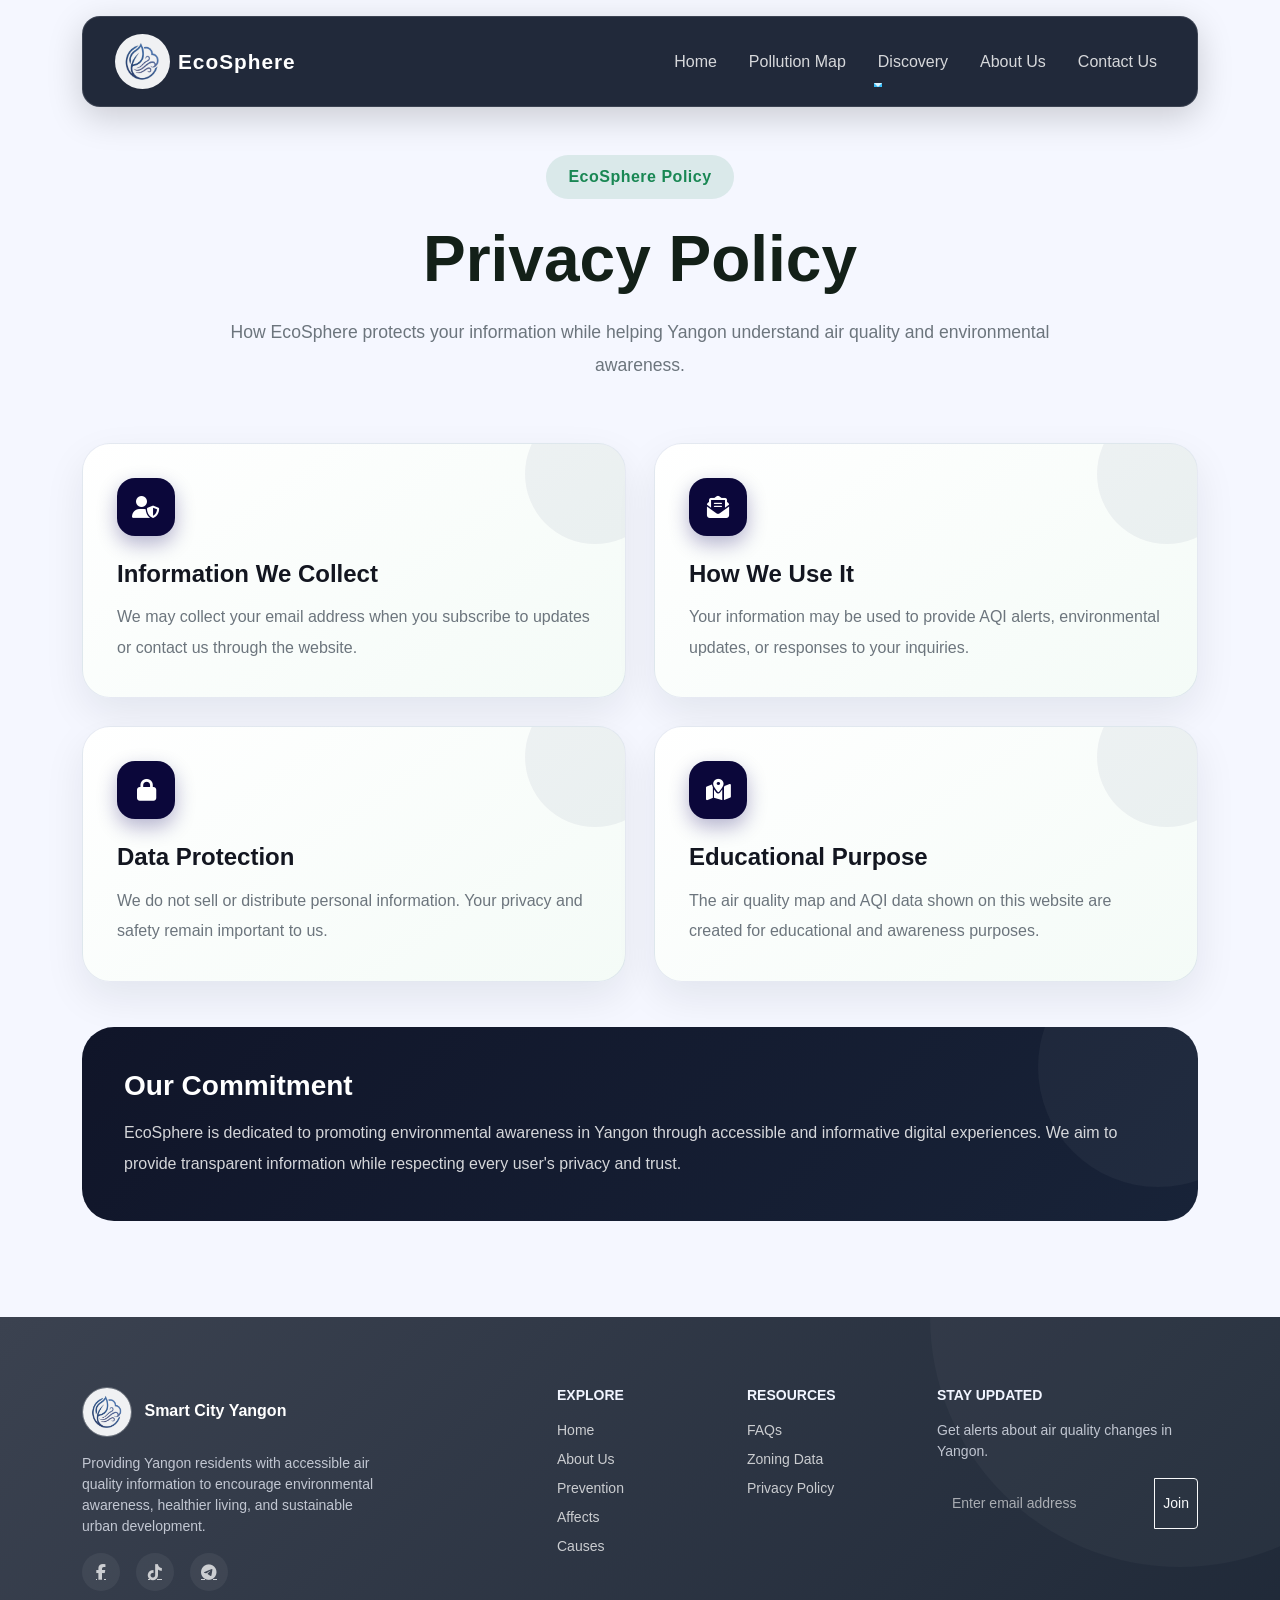
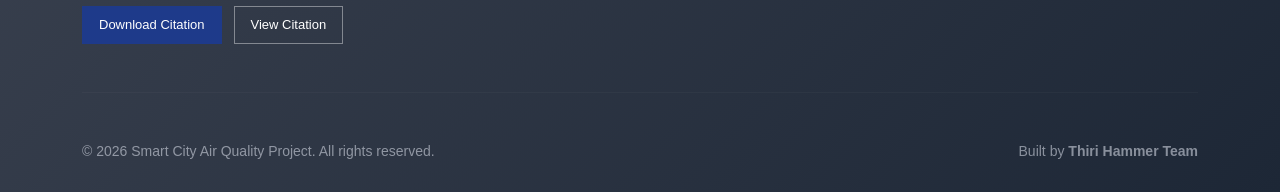
<file: privacy.html>
<!doctype html>
<html lang="en">
<head>

<meta charset="UTF-8">
<meta name="viewport" content="width=device-width, initial-scale=1.0">

<title>Privacy Policy | EcoSphere</title>

<!-- Bootstrap -->
<link href="https://cdn.jsdelivr.net/npm/bootstrap@5.3.3/dist/css/bootstrap.min.css" rel="stylesheet">

<!-- Google Font -->
<link href="https://fonts.googleapis.com/css2?family=Poppins:wght@300;400;500;600;700;800&display=swap" rel="stylesheet">

<!-- Font Awesome -->
<link rel="stylesheet" href="https://cdnjs.cloudflare.com/ajax/libs/font-awesome/6.5.1/css/all.min.css">

<!-- CSS -->
<link rel="stylesheet" href="style.css">

<!-- Favicon -->
<link rel="shortcut icon" href="media/logo.jpg" type="image/x-icon">

</head>

<body>

<!-- =========================
     NAVBAR
========================= -->

<div class="container mt-3 nav-wrapper">

<nav class="navbar navbar-expand-lg custom-nav">

<div class="container-fluid">

<!-- LOGO -->
<a class="navbar-brand d-flex align-items-center gap-2" href="index.html">

<img src="media/logo.jpg" class="rounded-logo" alt="Logo">

<span class="brand-name">EcoSphere</span>

</a>

<!-- MOBILE BUTTON -->
<button class="navbar-toggler border-0 shadow-none"
        type="button"
        data-bs-toggle="offcanvas"
        data-bs-target="#mobileMenu">

<span class="navbar-toggler-icon"></span>

</button>

<!-- DESKTOP MENU -->
<div class="collapse navbar-collapse" id="desktopMenu">

<ul class="navbar-nav ms-auto align-items-center gap-3">

<li class="nav-item">
<a class="nav-link" href="index.html">Home</a>
</li>

<li class="nav-item">
<a class="nav-link" href="map.html">Pollution Map</a>
</li>

<li class="nav-item dropdown">

<a class="nav-link dropdown-toggle"
   href="#"
   role="button"
   data-bs-toggle="dropdown">

Discovery

</a>

<ul class="dropdown-menu">

<li><a class="dropdown-item" href="causes.html">Causes</a></li>

<li><a class="dropdown-item" href="prevention.html">Prevention</a></li>

<li><a class="dropdown-item" href="affects.html">Affects</a></li>

</ul>

</li>

<li class="nav-item">
<a class="nav-link" href="about.html">About Us</a>
</li>

<li class="nav-item">
<a class="nav-link" href="contact.html">Contact Us</a>
</li>

</ul>

</div>

</div>

</nav>

</div>

<!-- =========================
     OFFCANVAS
========================= -->

<div class="offcanvas offcanvas-end"
     data-bs-scroll="true"
     tabindex="-1"
     id="mobileMenu"
     aria-labelledby="mobileMenuLabel">

    <!-- HEADER -->
    <div class="offcanvas-header">

        <div class="d-flex align-items-center gap-2">

            <img src="media/logo.jpg"
                 class="rounded-logo"
                 style="width:42px;height:42px;"
                 alt="Logo">

            <h5 class="offcanvas-title text-white mb-0"
                id="mobileMenuLabel">

                EcoSphere

            </h5>

        </div>

        <button type="button"
                class="btn-close btn-close-white shadow-none"
                data-bs-dismiss="offcanvas"
                aria-label="Close">
        </button>

    </div>

    <!-- BODY -->
    <div class="offcanvas-body">

        <ul class="navbar-nav gap-2">

            <li class="nav-item">
                <a class="nav-link" href="index.html">
                    Home
                </a>
            </li>

            <li class="nav-item">
                <a class="nav-link" href="map.html">
                    Pollution Map
                </a>
            </li>

            <!-- DROPDOWN -->
            <li class="nav-item dropdown">

                <a class="nav-link dropdown-toggle"
                   href="#"
                   role="button"
                   data-bs-toggle="dropdown"
                   data-bs-display="static"
                   aria-expanded="false">

                    Discovery

                </a>

                <ul class="dropdown-menu border-0 bg-transparent">

                    <li>
                        <a class="dropdown-item text-white-50"
                           href="causes.html">

                           Causes

                        </a>
                    </li>

                    <li>
                        <a class="dropdown-item text-white-50"
                           href="prevention.html">

                           Prevention

                        </a>
                    </li>

                    <li>
                        <a class="dropdown-item text-white-50"
                           href="affects.html">

                           Affects

                        </a>
                    </li>

                </ul>

            </li>

            <li class="nav-item">
                <a class="nav-link" href="about.html">
                    About Us
                </a>
            </li>

            <li class="nav-item">
                <a class="nav-link" href="contact.html">
                    Contact Us
                </a>
            </li>

        </ul>


    </div>

</div>
<!-- =========================
     PRIVACY SECTION
========================= -->

<section class="container py-5 fade-in-up">

<div class="page-hero text-center">

<span class="section-badge">
EcoSphere Policy
</span>

<h1>
Privacy Policy
</h1>

<p>
How EcoSphere protects your information while helping Yangon understand air quality and environmental awareness.
</p>

</div>

<div class="policy-grid">

<!-- CARD -->

<div class="policy-card">

<i class="fa-solid fa-user-shield"></i>

<h4>Information We Collect</h4>

<p>
We may collect your email address when you subscribe to updates or contact us through the website.
</p>

</div>

<!-- CARD -->

<div class="policy-card">

<i class="fa-solid fa-envelope-open-text"></i>

<h4>How We Use It</h4>

<p>
Your information may be used to provide AQI alerts, environmental updates, or responses to your inquiries.
</p>

</div>

<!-- CARD -->

<div class="policy-card">

<i class="fa-solid fa-lock"></i>

<h4>Data Protection</h4>

<p>
We do not sell or distribute personal information. Your privacy and safety remain important to us.
</p>

</div>

<!-- CARD -->

<div class="policy-card">

<i class="fa-solid fa-map-location-dot"></i>

<h4>Educational Purpose</h4>

<p>
The air quality map and AQI data shown on this website are created for educational and awareness purposes.
</p>

</div>

</div>

<!-- NOTE -->

<div class="policy-note">

<h3>
Our Commitment
</h3>

<p>
EcoSphere is dedicated to promoting environmental awareness in Yangon through accessible and informative digital experiences. We aim to provide transparent information while respecting every user's privacy and trust.
</p>

</div>

</section>

<!-- =========================
     FOOTER
========================= -->

<footer id="footer" class="custom-footer mt-5">

<div class="container">

<div class="row gy-4">

<!-- LEFT -->

<div class="col-lg-4 col-md-12 text-center text-lg-start">

<a class="navbar-brand d-block mb-3" href="index.html">

<img src="media/logo.jpg"
     class="rounded-logo border border-light border-opacity-25"
     style="width:50px;height:50px;">

<span class="ms-2 fw-bold text-white">
Smart City Yangon
</span>

</a>

<p class="small opacity-75 pe-lg-5">

Providing Yangon residents with accessible air quality information to encourage environmental awareness, healthier living, and sustainable urban development.

</p>

<div class="footer-socials d-flex gap-3 justify-content-center justify-content-lg-start mt-3">

<a href="https://www.facebook.com/share/181xZYCWML/?mibextid=wwXIfr" class="text-white opacity-75">
<i class="fa-brands fa-facebook-f"></i>
</a>

<a href="https://www.tiktok.com/@greenwaveprojectpbl?_r=1&_t=ZS-96brNTNGCgf" class="text-white opacity-75">
<i class="fa-brands fa-tiktok"></i>
</a>

<a href="https://web.telegram.org/k/" class="text-white opacity-75">
<i class="fa-brands fa-telegram"></i>
</a>

</div>

</div>

<!-- LINKS -->

<div class="col-6 col-lg-2 offset-lg-1">

<h6 class="fw-bold mb-3 text-uppercase small">
Explore
</h6>

<ul class="list-unstyled small opacity-75">

<li class="mb-2">
<a href="index.html" class="text-decoration-none text-white">Home</a>
</li>

<li class="mb-2">
<a href="about.html" class="text-decoration-none text-white">About Us</a>
</li>



<li class="mb-2">
<a href="prevention.html" class="text-decoration-none text-white">Prevention</a>
</li>

<li class="mb-2">
<a href="affects.html" class="text-decoration-none text-white">Affects</a>
</li>

<li class="mb-2">
<a href="causes.html" class="text-decoration-none text-white">Causes</a>
</li>

</ul>

</div>

<!-- RESOURCES -->

<div class="col-6 col-lg-2">

<h6 class="fw-bold mb-3 text-uppercase small">
Resources
</h6>

<ul class="list-unstyled small opacity-75">

<li class="mb-2">
<a href="faqs.html" class="text-decoration-none text-white">FAQs</a>
</li>

<li class="mb-2">
<a href="map.html" class="text-decoration-none text-white">Zoning Data</a>
</li>

<li class="mb-2">
<a href="privacy.html" class="text-decoration-none text-white">Privacy Policy</a>
</li>

</ul>

</div>

<!-- NEWSLETTER -->

<div class="col-lg-3 col-md-12">

<h6 class="fw-bold mb-3 text-uppercase small">
Stay Updated
</h6>

<p class="small opacity-75">
Get alerts about air quality changes in Yangon.
</p>

<form action="contact.html" method="GET">

<div class="input-group mb-3">

<input type="email"
       name="userEmail"
       class="form-control form-control-sm bg-transparent border-light border-opacity-25 text-white"
       placeholder="Enter email address"
       required>

<button class="btn btn-outline-light btn-sm" type="submit">
Join
</button>

</div>

</form>

</div>

</div>

<div class="citation-container">
    <!-- Option 1: Forces the file to download -->
    <a href="media/Document 1.docx" download class="btn-citation download-btn">
        Download Citation
    </a>
    
    <!-- Option 2: Opens the file to view online -->
    <a href="https://edusn-my.sharepoint.com/:w:/g/personal/thirihaymann_edusnschool_co_uk/IQCx-lve096ISLrrx7c4MkwNATe3js4er93nj6ka3yqateQ?e=VedTvq" target="_blank" class="btn-citation view-btn">
        View Citation
    </a>
</div>

<hr class="my-5 border-light border-opacity-10">

<div class="row align-items-center">

<div class="col-md-6 text-center text-md-start">

<p class="small mb-0 opacity-50">
© 2026 Smart City Air Quality Project. All rights reserved.
</p>

</div>

<div class="col-md-6 text-center text-md-end">

<p class="small mb-0 opacity-50">
Built by <span class="fw-bold">Thiri Hammer Team</span>
</p>

</div>

</div>

</div>

</footer>

<!-- Bootstrap JS -->

<script src="https://cdn.jsdelivr.net/npm/bootstrap@5.3.3/dist/js/bootstrap.bundle.min.js"></script>

</body>
</html>
</file>
<file: style.css>
*{
    margin:0;
    padding:0;
    box-sizing:border-box;
}

html{
    scroll-behavior:smooth;
}

body{
    background:
    radial-gradient(circle at top right, rgba(82,120,255,0.12), transparent 30%),
    radial-gradient(circle at bottom left, rgba(77,255,160,0.08), transparent 30%),
    #dfe9f3;

    font-family:'Poppins',sans-serif;
    color:#1A1A1A;
    overflow-x:hidden;
    position:relative;
}

body::before{
    content:'';
    position:fixed;
    inset:0;
    background:url('https://www.transparenttextures.com/patterns/foggy-birds.png');
    opacity:0.12;
    pointer-events:none;
    z-index:-1;
}

section{
    padding:80px 0;
}


.rounded-logo{
    width:60px;
    height:60px;
    border-radius:50%;
    object-fit:cover;
}

.custom-nav{
    background:rgba(42,48,60,0.78);
    backdrop-filter:blur(18px);
    border-radius:20px;
    padding:12px 24px;
    border:1px solid rgba(255,255,255,0.08);

    position:sticky;
    top:15px;
    z-index:999;

    box-shadow:0 10px 40px rgba(0,0,0,0.12);
}

.custom-nav .nav-link{
    color:#f1f5ff;
    font-weight:500;
    transition:0.3s;
}

.custom-nav .nav-link:hover{
    color:#9cc9ff;
}

.custom-nav .nav-link.active{
    color:white;
}

.navbar-toggler{
    background:white;
    border-radius:10px;
    padding:8px 12px;
}

.offcanvas{
    background:#232b36;
    color:white;
}

.dropdown-menu{
    background:rgba(6, 7, 49, 0.685);
    border:none;
    border-radius:18px;
    padding:10px;
    box-shadow:0 15px 40px rgb(3, 18, 49);
}

.dropdown-item{
    border-radius:12px;
    padding:10px 15px;
    transition:0.3s;
}

.dropdown-item:hover{
    background:darkblue;
}


.hero-split{
    min-height:90vh;
    display:flex;
    align-items:center;
}

.hero-content-area h1{
    font-size:4.5rem;
    line-height:1.1;
    color:#1d2736;
}

.hero-content-area .lead{
    font-size:1.1rem;
}

.hero-image-wrapper{
    position:relative;
}

.hero-image-wrapper::before{
    content:'';
    position:absolute;
    inset:-20px;
    background:linear-gradient(135deg,#0d3664,#5B5E73);
    border-radius:40px;
    filter:blur(50px);
    opacity:0.25;
    z-index:-1;
}

.thiri{
    border-radius:35px;
    box-shadow:0 25px 60px rgba(0,0,0,0.18);
    transition:0.5s ease;
}

.thiri:hover{
    transform:translateY(-8px) scale(1.02);
}

.hero-icons i{
    background:white;
    padding:15px;
    border-radius:50%;
    font-size:1.3rem;
    box-shadow:0 10px 25px rgba(0,0,0,0.08);
    transition:0.3s;
}

.hero-icons i:hover{
    transform:translateY(-8px);
    color:#0d3664;
}


.btn-dark-green,
.btn-green{
    background:linear-gradient(135deg,#0d3664,#1759a3);
    color:white;
    border:none;
    border-radius:50px;
    padding:13px 35px;
    font-weight:600;
    transition:0.3s;
}

.btn-dark-green:hover,
.btn-green:hover{
    transform:translateY(-4px);
    box-shadow:0 12px 25px rgba(13,54,100,0.3);
    color:white;
}


.inspo-card,
.aesthetic-card,
.custom-card,
.measure-card{
    background:rgba(255,255,255,0.78);
    backdrop-filter:blur(15px);
    border-radius:30px;
    overflow:hidden;
    transition:0.4s ease;
    height:100%;
    border:1px solid rgba(255,255,255,0.2);
}

.inspo-card:hover,
.aesthetic-card:hover,
.custom-card:hover,
.measure-card:hover{
    transform:translateY(-10px);
    box-shadow:0 20px 50px rgba(0,0,0,0.12);
}

.inspo-card img,
.card-img-top,
.measure-card img{
    width:100%;
    height:260px;
    object-fit:cover;
}


.card-img-container{
    overflow:hidden;
    height:240px;
    position:relative;
}

.card-img-container img{
    width:100%;
    height:100%;
    object-fit:cover;
    transition:0.5s;
}

.card-hover-effect:hover img{
    transform:scale(1.08);
}

.card-badge{
    position:absolute;
    top:15px;
    left:15px;
    background:#0d3664;
    color:white;
    padding:7px 16px;
    border-radius:50px;
    font-size:0.8rem;
}

.theme-card-featured{
    background:linear-gradient(135deg,#3f4655,#0d3664);
    color:white;
    border-radius:35px;
}

.feature-icon-box{
    width:90px;
    height:90px;
    border-radius:50%;
    background:rgba(255,255,255,0.1);
    display:flex;
    align-items:center;
    justify-content:center;
    backdrop-filter:blur(10px);
}


.team-section{

    background-size:cover;
    background-position:center;
    border-radius:40px;
    margin:40px;
}

.team-split-wrapper{
    display:grid;
    grid-template-columns:1fr 1fr;
    gap:30px;
}

.team-pair{
    padding:40px 20px;
    border-radius:35px;
}

.pair-grey{
    background:rgba(255,255,255,0.08);
}

.pair-blue{
    background:rgba(13,54,100,0.35);
}

.team-member{
    transition:0.3s;
}

.team-member:hover{
    transform:translateY(-10px);
}



.member-img{
    width:180px;
    height:180px;
    border-radius:50%;
    object-fit:cover;
    margin-bottom:20px;
    border:5px solid rgba(255,255,255,0.2);
    box-shadow:0 15px 30px rgba(0,0,0,0.25);
}


.hero{
    text-align:center;
    padding:130px 20px;
    background-size:cover;
    background-position:center;
    color:rgb(0, 0, 0);
}

.hero h1{
    font-size:4rem;
    font-weight:700;
}

.contact-box{
    margin-top:-90px;
}

.contact-box .container{
    background:rgba(255,255,255,0.85);
    backdrop-filter:blur(18px);
    padding:50px;
    border-radius:40px;
    box-shadow:0 20px 50px rgba(0,0,0,0.1);
}

.form-control{
    border:none;
    border-radius:18px;
    padding:15px;
    background:#f5f7fb;
}

.form-control:focus{
    box-shadow:0 0 0 3px rgba(13,54,100,0.12);
}

.newsletter,
.info-card{
    background:#1f2734;
    color:white;
    border-radius:30px;
    padding:30px;
    height:100%;
}


.modal-content{
    border:none;
    backdrop-filter:blur(15px);
    background:rgba(255,255,255,0.9);
}


.custom-footer{
    background:linear-gradient(135deg,#3b4250,#1d2736);
    color:#f1f5ff;
    padding:70px 0 30px;
    position:relative;
    overflow:hidden;
}

.custom-footer::before{
    content:'';
    position:absolute;
    width:500px;
    height:500px;
    background:rgba(255,255,255,0.03);
    border-radius:50%;
    top:-250px;
    right:-150px;
}

.custom-footer a{
    transition:0.3s;
}

.custom-footer a:hover{
    opacity:1 ;
    color:#9cc9ff;
}

/* =========================
   FOOTER LINK HOVER
========================= */

.custom-footer a {
  transition: all 0.3s ease;
}

.custom-footer a:hover {
  color: #8fd19e !important;
  opacity: 1 !important;
  transform: translateX(3px);
}

/* =========================
   SOCIAL ICON HOVER
========================= */

.footer-socials a {
  width: 38px;
  height: 38px;
  border-radius: 50%;
  display: flex;
  align-items: center;
  justify-content: center;
  background: rgba(255,255,255,0.08);
  transition: 0.3s ease;
}

.footer-socials a:hover {
  background: #198754;
  color: white !important;
  transform: translateY(-3px);
}

/* =========================
   EMAIL INPUT STYLING
========================= */

.custom-footer input.form-control {
  color: white !important;
  background: transparent;
}

.custom-footer input.form-control::placeholder {
  color: rgba(255,255,255,0.6);
}

.custom-footer input.form-control:focus {
  background: rgba(255,255,255,0.05);
  color: white !important;
  border-color: #198754;
  box-shadow: none;
}

/* =========================
   JOIN BUTTON HOVER
========================= */

.custom-footer .btn-outline-light {
  transition: 0.3s ease;
}

.custom-footer .btn-outline-light:hover {
  background: #198754;
  border-color: #198754;
  color: white;
}

.accordion-button{
    box-shadow:none ;
}

.accordion-button:not(.collapsed){
    background:#0d3664;
    color:rgb(15, 12, 165);
}


.tracking-widest{
    letter-spacing:4px;
    font-size:0.8rem;
    text-transform:uppercase;
}


@media(max-width:991px){

    .hero-content-area h1{
        font-size:3rem;
    }

    .team-split-wrapper{
        grid-template-columns:1fr;
    }

    .hero h1{
        font-size:2.8rem;
    }

    .team-section{
        margin:15px;
    }

    .contact-box .container{
        padding:30px;
    }
}

@media(max-width:768px){

    section{
        padding:60px 0;
    }

    .hero{
        padding:100px 20px;
    }

    .member-img{
        width:140px;
        height:140px;
    }

    .thiri{
        margin-top:30px;
    }
}

.custom-nav {
    position: sticky;
    top: 15px;
    z-index: 999;
    backdrop-filter: blur(14px);
}

.nav-link {
    position: relative;
}

.nav-link::after {
    content: '';
    position: absolute;
    left: 0;
    bottom: -4px;
    width: 0%;
    height: 2px;
    background: #9ad0ff;
    transition: 0.3s;
}

.nav-link:hover::after,
.nav-link.active::after {
    width: 100%;
}

body {
    background:
    radial-gradient(circle at top right, rgba(120,160,255,0.15), transparent 30%),
    radial-gradient(circle at bottom left, rgba(70,70,90,0.2), transparent 35%),
    #dfe9f3;
}
/* --- OFFCANVAS FIXES --- */


.offcanvas {
    background-color: #232b36 !important; 
    color: white !important;
    width: 300px !important;
    top: 0 !important;
    height: 100vh !important;
}

/* Ensure the 'Menu' title and links show up correctly */
.offcanvas-header {
    border-bottom: 1px solid rgba(255,255,255,0.1);
    padding: 20px;
}

.offcanvas-body .navbar-nav {
    flex-direction: column !important;
    align-items: flex-start !important; 
    gap: 15px;
}

.offcanvas-body .nav-link {
    color: white !important;
    width: 100%;
    padding: 10px 0 !important;
    border-bottom: 1px solid rgba(255,255,255,0.05);
}

@media (max-width: 991px) {
    .nav-link::after {
        display: none !important;
    }
}

/* Helper extensions for the enlarged title section */
.fw-extrabold {
    font-weight: 900 !important;
}

.letter-spacing-tight {
    letter-spacing: -0.03em; /* Snaps the bold headings closer together for a premium layout look */
}

/* Keeps your previous timeline/image rules completely intact below */
.fw-black { font-weight: 800 !important; }
.tracking-widest { letter-spacing: 0.15em; font-size: 0.7rem; }
.text-orange { color: #fd7e14 !important; }
.dot-warning { color: #ffc107; background-color: #ffc107; }
.dot-orange { color: #fd7e14; background-color: #fd7e14; }
.dot-danger { color: #dc3545; background-color: #dc3545; }
.object-fit-cover { object-fit: cover; }

.biological-timeline::before {
    content: '';
    position: absolute;
    top: 5px;
    left: 2px;
    height: calc(100% - 25px);
    width: 2px;
    background-color: #dee2e6;
    z-index: 1;
}
.timeline-event { padding-left: 20px; }
.event-dot {
    position: absolute;
    left: -19px;
    top: 4px;
    width: 12px;
    height: 12px;
    border-radius: 50%;
    border: 2px solid #ffffff;
    box-shadow: 0 0 0 2px currentColor;
    z-index: 3;
}
.transform-hover { transition: transform 0.4s cubic-bezier(0.165, 0.84, 0.44, 1), box-shadow 0.4s ease; }
.transform-hover:hover { transform: translateY(-6px); box-shadow: 0 20px 30px rgba(0, 0, 0, 0.12) !important; }
.mt-1\.5 { margin-top: 0.375rem !important; }


.solution-spy{
    top:120px;
}

.solution-spy .list-group-item{
    border:none;
    border-radius:18px;
    margin-bottom:10px;
    background:rgba(255,255,255,0.7);
    backdrop-filter:blur(12px);
    font-weight:600;
}

.solution-spy .active{
    background:#0d3664 !important;
    color:white !important;
}

.solution-card{
    border-radius:35px;
    overflow:hidden;
    background:rgba(255,255,255,0.82);
    backdrop-filter:blur(16px);
}

.solution-image{
    height:350px;
    object-fit:cover;
}

.solution-section{
    scroll-margin-top:140px;
}

.mini-box{
    background:#f8fbff;
    border-radius:25px;
    padding:30px;
    transition:0.4s;
    border:1px solid rgba(0,0,0,0.05);
}

.mini-box:hover{
    transform:translateY(-8px);
    box-shadow:0 20px 40px rgba(0,0,0,0.08);
}

.modal-xl{
    max-width:1200px;
}

.modal-content{
    border-radius:35px;
}

.list-group-item{
    transition:0.3s;
}

.list-group-item:hover{
    transform:translateX(5px);
}

*{
  margin:0;
  padding:0;
  box-sizing:border-box;
}

body{
  font-family: "Inter", sans-serif;
  background:#f5f7ff;
}

.team-section{
  padding:100px 8%;
  background:
  radial-gradient(circle at top left, rgba(123,92,255,0.15), transparent 35%),
  linear-gradient(135deg,#f8f9ff,#eef2ff);
}

.team-header{
  text-align:center;
  margin-bottom:60px;
}

.team-label{
  display:inline-block;
  padding:8px 18px;
  border-radius:999px;
  background:#e9e7ff;
  color:#6c4dff;
  font-weight:700;
  font-size:14px;
  margin-bottom:18px;
}

.team-header h2{
  font-size:clamp(2rem,5vw,4rem);
  color:#151515;
  font-weight:800;
}

.team-grid{
  display:grid;
  grid-template-columns:repeat(auto-fit,minmax(250px,1fr));
  gap:30px;
}

.team-card{
  position:relative;
  overflow:hidden;
  border-radius:30px;
  padding:35px 25px;
  text-align:center;
  background:rgba(255,255,255,0.75);
  backdrop-filter:blur(18px);
  border:1px solid rgba(255,255,255,0.7);
  box-shadow:0 15px 50px rgba(0,0,0,0.08);
  transition:0.4s ease;
}

.team-card:hover{
  transform:translateY(-10px) scale(1.02);
  box-shadow:0 25px 60px rgba(91,108,255,0.18);
}

.team-card::before{
  content:"";
  position:absolute;
  inset:0;
  background:linear-gradient(
    135deg,
    rgba(108,77,255,0.18),
    transparent 60%
  );
  opacity:0;
  transition:0.4s ease;
}

.team-card:hover::before{
  opacity:1;
}

.team-img{
  width:150px;
  height:150px;
  margin:0 auto 25px;
  padding:5px;
  border-radius:50%;
  background:linear-gradient(135deg,#140955,#110957);
  position:relative;
  z-index:2;
}

.team-img img{
  width:100%;
  height:100%;
  object-fit:cover;
  border-radius:50%;
  border:5px solid white;
}

.team-card h3{
  position:relative;
  z-index:2;
  color:#222;
  font-size:1.2rem;
  font-weight:700;
}

/* ===== NAVBAR FIX ONLY ===== */

.nav-wrapper {
    position: sticky;
    top: 15px;
    z-index: 1050;
}

.custom-nav {
    background: rgba(15, 23, 42, 0.92);
    backdrop-filter: blur(14px);
    -webkit-backdrop-filter: blur(14px);
    border-radius: 18px;
    padding: 12px 20px;
    border: 1px solid rgba(255,255,255,0.12);
    box-shadow: 0 10px 35px rgba(0,0,0,0.18);
    transition: 0.3s ease;
}

/* navbar changes when scrolling */
.custom-nav.nav-scrolled {
    top: 0;
    border-radius: 0 0 18px 18px;
    padding: 8px 18px;
    background: rgba(15, 23, 42, 0.98);
    box-shadow: 0 15px 45px rgba(0,0,0,0.28);
}

.rounded-logo {
    width: 55px;
    height: 55px;
    object-fit: cover;
    border-radius: 50%;
}

.brand-name {
    color: white;
    font-size: 1.3rem;
    font-weight: 700;
    letter-spacing: 1px;
}

.custom-nav .nav-link {
    color: rgba(255,255,255,0.82) !important;
    font-weight: 500;
    position: relative;
    transition: 0.3s ease;
}

.custom-nav .nav-link:hover,
.custom-nav .nav-link.active {
    color: #38bdf8 !important;
}

.custom-nav .nav-link::after {
    content: "";
    position: absolute;
    left: 0;
    bottom: -5px;
    width: 0;
    height: 2px;
    background: #38bdf8;
    transition: 0.3s ease;
}

.custom-nav .nav-link:hover::after,
.custom-nav .nav-link.active::after {
    width: 100%;
}

/* toggler */
.navbar-toggler {
    background: rgba(255,255,255,0.95);
    border-radius: 10px;
    padding: 8px 12px;
}

/* desktop dropdown */
.custom-nav .dropdown-menu {
    background: #1e293b;
    border: none;
    border-radius: 15px;
    padding: 10px;
    margin-top: 12px;
    box-shadow: 0 15px 35px rgba(0,0,0,0.25);
}

.custom-nav .dropdown-item {
    color: rgba(255,255,255,0.82);
    border-radius: 10px;
    padding: 10px 14px;
    transition: 0.3s;
}

.custom-nav .dropdown-item:hover {
    background: #38bdf8;
    color: white;
}

@media (max-width: 991px) {
    .custom-nav .nav-link::after {
        display: none;
    }

    .brand-name {
        font-size: 1.1rem;
    }

    .rounded-logo {
        width: 48px;
        height: 48px;
    }
}

/* =========================
   OFFCANVAS
========================= */

.offcanvas{
    background:linear-gradient(180deg,#13122e,#13122e);
    border-left:1px solid rgba(255,255,255,0.08);
    width:320px !important;
    color:white;
}

.offcanvas-header{
    padding:24px;
    border-bottom:1px solid rgba(255,255,255,0.08);
}

.offcanvas-body{
    padding:24px;
}

/* NAV LINKS */

.offcanvas .nav-link{
    color:rgba(255,255,255,0.82);
    font-weight:500;
    padding:12px 0;
    transition:0.3s ease;
}

.offcanvas .nav-link:hover{
    color:#092164;
    transform:translateX(5px);
}

/* DROPDOWN */

.offcanvas .dropdown-menu{
    position:static !important;
    transform:none !important;
    display:none;
    background:transparent;
    padding-left:14px;
}

.offcanvas .dropdown-menu.show{
    display:block;
}

.offcanvas .dropdown-item{
    padding:10px 0;
    transition:0.3s ease;
}

.offcanvas .dropdown-item:hover{
    color:white !important;
    background:transparent;
    transform:translateX(4px);
}

/* CARD */

.mobile-menu-card{
    margin-top:30px;
    padding:24px;
    border-radius:24px;
    background:rgba(255,255,255,0.06);
    backdrop-filter:blur(14px);
    border:1px solid rgba(255,255,255,0.08);
}

.mobile-menu-card h6{
    font-weight:700;
    margin-bottom:12px;
}

.mobile-menu-card p{
    color:rgba(255,255,255,0.7);
    line-height:1.7;
    font-size:14px;
    margin-bottom:18px;
}

.offcanvas {
  z-index: 2000 !important;
}

.offcanvas-backdrop {
  z-index: 1999 !important;
}

.nav-wrapper,
.custom-nav {
  z-index: 1000;
}

/* =========================
   MAP SECTION
========================= */

.map-container{
    padding:40px 0;
}

.map-image{
    width:100%;
    max-width:760px;
    border-radius:30px;
    transition:0.4s ease;
}

.map-image:hover{
    transform:scale(1.01);
}

/* =========================
   AQI PANEL
========================= */

.aqi-card-panel {
  background: rgba(255, 255, 255, 0.78);
  backdrop-filter: blur(18px);
  border: 1px solid rgba(255, 255, 255, 0.85);
  border-radius: 32px;
  padding: 34px;
  box-shadow: 0 24px 60px rgba(15, 23, 42, 0.12);
}

.aqi-card-panel h2 {
  font-weight: 800;
  margin-bottom: 18px;
  color: #18202b;
}

.aqi-intro {
  color: #6c7584;
  line-height: 1.8;
  margin-bottom: 28px;
}

.aqi-list-item {
  display: flex;
  gap: 18px;
  padding: 22px 0;
  border-bottom: 1px solid rgba(15, 23, 42, 0.1);
  transition: 0.3s ease;
}

.aqi-list-item:hover {
  transform: translateX(6px);
}

.aqi-list-item.last {
  border-bottom: 0;
}

.aqi-list-item h5 {
  font-weight: 800;
  margin-bottom: 8px;
  color: #1b1f24;
}

.aqi-list-item p {
  margin: 0;
  color: #6c7584;
  line-height: 1.7;
  font-size: 15px;
}

.aqi-dot {
  width: 22px;
  height: 22px;
  border-radius: 50%;
  flex-shrink: 0;
  margin-top: 4px;
}

.good {
  background: #9be15d;
  box-shadow: 0 0 18px rgba(155, 225, 93, 0.7);
}

.moderate {
  background: #ffd65a;
  box-shadow: 0 0 18px rgba(255, 214, 90, 0.7);
}

.unhealthy {
  background: #ff6464;
  box-shadow: 0 0 18px rgba(255, 100, 100, 0.7);
}

.water {
  background: #4facfe;
  box-shadow: 0 0 18px rgba(79, 172, 254, 0.7);
}
/* =========================
   COLOR CIRCLES
========================= */

.color{
    width:22px;
    height:22px;
    border-radius:50%;
    flex-shrink:0;
    margin-top:6px;
}

/* AQI COLORS */

.good{
    background:#9be15d;
    box-shadow:0 0 12px rgba(155,225,93,0.6);
}

.moderate{
    background:#f6d365;
    box-shadow:0 0 12px rgba(246,211,101,0.6);
}

.unhealthy{
    background:#ff6b6b;
    box-shadow:0 0 12px rgba(255,107,107,0.6);
}

.river{
    background:#4facfe;
    box-shadow:0 0 12px rgba(79,172,254,0.6);
}

/* =========================
   PAGE HERO
========================= */

.page-hero{
    max-width:850px;
    margin:0 auto 60px;
}

.section-badge{
    display:inline-block;
    padding:10px 22px;
    border-radius:50px;
    background:rgba(25,135,84,0.12);
    color:#198754;
    font-weight:700;
    margin-bottom:22px;
    letter-spacing:0.5px;
}

.page-hero h1{
    font-size:clamp(2.5rem,5vw,4.5rem);
    font-weight:800;
    margin-bottom:18px;
    color:#132018;
}

.page-hero p{
    color:#6c757d;
    line-height:1.9;
    font-size:1.1rem;
}


/* =========================
   PRIVACY POLICY
========================= */

.policy-grid{
    display:grid;
    grid-template-columns:repeat(2,1fr);
    gap:28px;
}

.policy-card{
    background:linear-gradient(145deg,#ffffff,#f4fbf7);
    border-radius:28px;
    padding:34px;
    border:1px solid rgba(26, 52, 138, 0.1);
    box-shadow:0 16px 40px rgba(15,23,42,0.08);
    transition:0.35s ease;
    overflow:hidden;
    position:relative;
}

.policy-card::before{
    content:"";
    position:absolute;
    width:140px;
    height:140px;
    background:rgba(10, 32, 78, 0.05);
    border-radius:50%;
    top:-40px;
    right:-40px;
}

.policy-card:hover{
    transform:translateY(-8px);
    box-shadow:0 24px 60px rgba(15,23,42,0.12);
}

.policy-card i{
    width:58px;
    height:58px;
    border-radius:18px;
    display:flex;
    align-items:center;
    justify-content:center;
    background:#0b073a;
    color:white;
    font-size:22px;
    margin-bottom:24px;
    box-shadow:0 8px 20px rgba(16, 7, 100, 0.3);
}

.policy-card h4{
    font-weight:800;
    margin-bottom:14px;
    color:#131620;
}

.policy-card p{
    color:#6c757d;
    line-height:1.9;
    margin:0;
}

/* =========================
   POLICY NOTE
========================= */

.policy-note{
    margin-top:45px;
    padding:42px;
    border-radius:32px;
    background:linear-gradient(135deg,#101529,#182338);
    color:white;
    position:relative;
    overflow:hidden;
}

.policy-note::before{
    content:"";
    position:absolute;
    width:240px;
    height:240px;
    border-radius:50%;
    background:rgba(255, 255, 255, 0.04);
    top:-80px;
    right:-80px;
}

.policy-note h3{
    font-weight:800;
    margin-bottom:16px;
    position:relative;
    z-index:2;
}

.policy-note p{
    opacity:0.82;
    line-height:1.9;
    margin:0;
    position:relative;
    z-index:2;
}

/* =========================
   MOBILE
========================= */

@media(max-width:768px){

    .policy-grid{
        grid-template-columns:1fr;
    }

    .policy-card{
        padding:28px;
    }

    .policy-note{
        padding:30px;
    }

    .faq-card{
        padding:0 22px;
    }

    .page-hero{
        margin-bottom:40px;
    }

}

/* Aligns both buttons side-by-side with a gap */
.citation-container {
    display: flex;
    gap: 12px;
    margin-top: 15px; 
}

/* Base button styles matching your site's sharp aesthetic */
.btn-citation {
    display: inline-block;
    padding: 8px 16px;
    font-family: inherit;
    font-size: 13px;
    font-weight: 500;
    text-decoration: none;
    border: 1px solid #1e3a8a;
    transition: all 0.2s ease;
}

/* Download Button (Solid Dark Blue) */
.download-btn {
    color: #ffffff !important;
    background-color: #1e3a8a;
}

.download-btn:hover {
    background-color: transparent;
    border-color: #ffffff;
}

/* View Button (Transparent / Outline style) */
.view-btn {
    color: #ffffff !important;
    background-color: transparent;
    border-color: rgba(255, 255, 255, 0.4); /* Subtle white border */
}

.view-btn:hover {
    border-color: #ffffff;
    background-color: rgba(255, 255, 255, 0.1); /* Light highlight on hover */
}

/* Animation: Slide up on load */
.fade-in-up {
    animation: fadeInUp 0.8s ease-out forwards;
    opacity: 0;
}

@keyframes fadeInUp {
    from {
        opacity: 0;
        transform: translateY(30px);
    }
    to {
        opacity: 1;
        transform: translateY(0);
    }
}

/* Enhancements for map section */
.map-card-wrapper { 
    background: #ffffff; 
    border: 1px solid #e2e8f0; 
    transition: box-shadow 0.3s ease; 
}
.map-card-wrapper:hover { 
    box-shadow: 0 10px 30px rgba(0,0,0,0.08); 
}

/* Hover effect for legend cards */
.aqi-list-item { 
    transition: all 0.3s ease; 
    border: 1px solid #edf2f7 !important; 
}
.aqi-list-item:hover { 
    transform: translateX(5px); 
    background: #fdfdfd;
    border-color: #cbd5e0 !important; 
}
</file>
